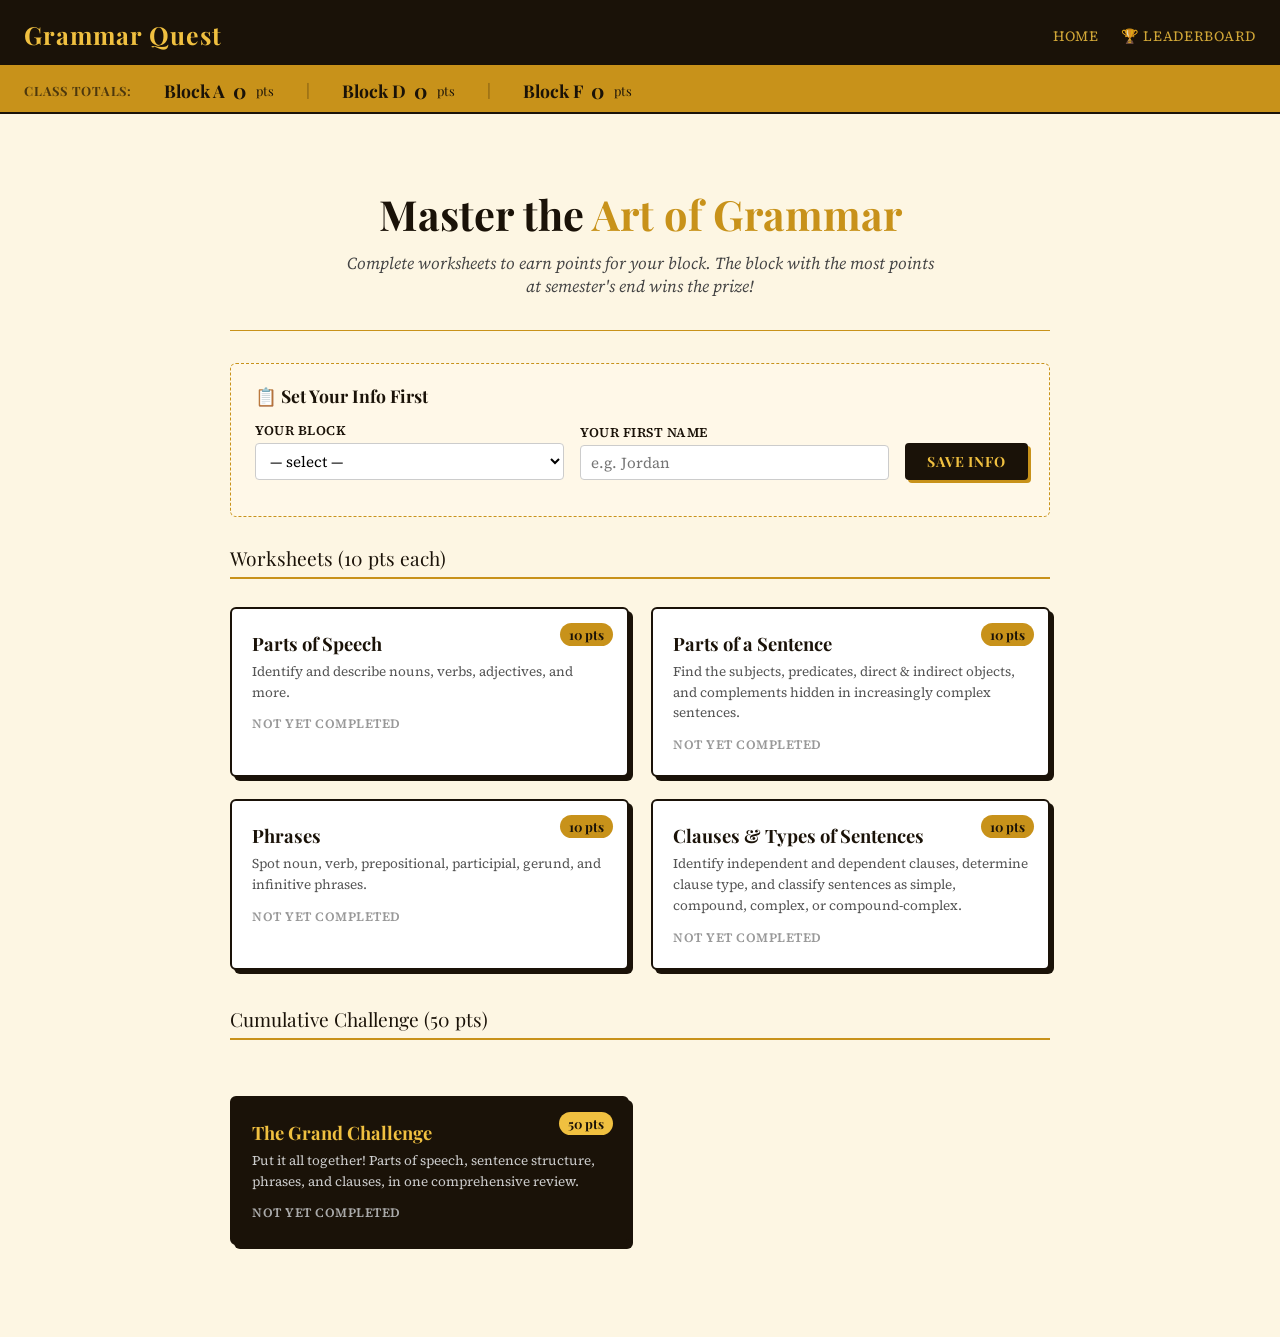
<file: index.html>
<!DOCTYPE html>
<html lang="en">
<head>
<meta charset="UTF-8">
<meta name="viewport" content="width=device-width, initial-scale=1">
<title>Grammar Quest — Worksheets</title>
<link rel="stylesheet" href="css/style.css">
<style>
  .hero {
    text-align: center;
    padding: 44px 20px 32px;
    border-bottom: 1.5px solid var(--gold);
    margin-bottom: 32px;
  }
  .hero h2 {
    font-family: 'Playfair Display', serif;
    font-size: 2.6rem;
    color: var(--ink);
    line-height: 1.15;
  }
  .hero h2 span { color: var(--gold); }
  .hero p {
    font-size: 1.05rem;
    color: #444;
    margin: 14px auto 0;
    max-width: 600px;
    font-style: italic;
  }
  .section-title {
    font-family: 'Playfair Display', serif;
    font-size: 1.2rem;
    color: var(--ink);
    margin-bottom: 6px;
    padding-bottom: 6px;
    border-bottom: 2px solid var(--gold);
  }
  .cumulative-card {
    background: var(--ink);
    color: var(--gold-light);
    margin-top: 28px;
  }
  .cumulative-card h3 { color: var(--gold-light); }
  .cumulative-card p  { color: #ccc; }
  .cumulative-card .card-pts { background: var(--gold-light); color: var(--ink); }
  .id-block {
    background: #fff8e8;
    border: 1.5px dashed var(--gold);
    border-radius: var(--radius);
    padding: 20px 24px;
    margin-bottom: 28px;
  }
  .id-block h4 { font-family: 'Playfair Display', serif; font-size: 1.1rem; margin-bottom: 14px; }
  .id-row { display: flex; gap: 16px; flex-wrap: wrap; align-items: flex-end; }
  .id-row .field { flex:1; min-width: 120px; }
  .id-row label { font-size:.83rem; font-weight:600; letter-spacing:.04em; text-transform:uppercase; display:block; margin-bottom:4px; }
  .id-row select, .id-row input {
    font-family:'Source Serif 4',serif; font-size:.95rem;
    border:1.5px solid #ccc; padding:6px 10px; border-radius:4px; background:#fff; width:100%;
  }
  #id-status { font-size:.83rem; color:var(--correct); padding-bottom:6px; }
</style>
</head>
<body>

<header class="site-header">
  <h1>Grammar Quest</h1>
  <nav>
    <a href="index.html">Home</a>
    <a href="leaderboard.html">🏆 Leaderboard</a>
  </nav>
</header>

<div class="scoreboard-bar" id="scoreboard-bar"></div>

<div class="page">

  <div class="hero">
    <h2>Master the <span>Art of Grammar</span></h2>
    <p>Complete worksheets to earn points for your block. The block with the most points at semester's end wins the prize!</p>
  </div>

  <!-- Student Identity -->
  <div class="id-block">
    <h4>📋 Set Your Info First</h4>
    <div class="id-row">
      <div class="field">
        <label for="gg-block">Your Block</label>
        <select id="gg-block">
          <option value="">— select —</option>
          <option value="A">Block A</option>
          <option value="D">Block D</option>
          <option value="F">Block F</option>
        </select>
      </div>
      <div class="field">
        <label for="gg-name">Your First Name</label>
        <input id="gg-name" type="text" placeholder="e.g. Jordan" maxlength="40">
      </div>
      <div class="field" style="flex:0">
        <label>&nbsp;</label>
        <button onclick="saveId()" class="submit-btn" style="padding:7px 20px;font-size:.88rem;white-space:nowrap">Save Info</button>
      </div>
    </div>
    <div id="id-status" style="margin-top:10px"></div>
  </div>

  <!-- Worksheet Grid -->
  <div class="section-title">Worksheets (10 pts each)</div>
  <div class="worksheet-grid">

    <a class="ws-card" href="worksheets/parts-of-speech.html">
      <span class="card-pts">10 pts</span>
      <h3>Parts of Speech</h3>
      <p>Identify and describe nouns, verbs, adjectives, and more.</p>
      <div class="card-status pending" id="status-pos">Not yet completed</div>
    </a>

    <a class="ws-card" href="worksheets/parts-of-sentence.html">
      <span class="card-pts">10 pts</span>
      <h3>Parts of a Sentence</h3>
      <p>Find the subjects, predicates, direct & indirect objects, and complements hidden in increasingly complex sentences.</p>
      <div class="card-status pending" id="status-pos2">Not yet completed</div>
    </a>

    <a class="ws-card" href="worksheets/phrases.html">
      <span class="card-pts">10 pts</span>
      <h3>Phrases</h3>
      <p>Spot noun, verb, prepositional, participial, gerund, and infinitive phrases.</p>
      <div class="card-status pending" id="status-phr">Not yet completed</div>
    </a>

    <a class="ws-card" href="worksheets/clauses.html">
      <span class="card-pts">10 pts</span>
      <h3>Clauses &amp; Types of Sentences</h3>
      <p>Identify independent and dependent clauses, determine clause type, and classify sentences as simple, compound, complex, or compound-complex.</p>
      <div class="card-status pending" id="status-cls">Not yet completed</div>
    </a>

  </div>

  <!-- Cumulative -->
  <div class="section-title" style="margin-top:36px">Cumulative Challenge (50 pts)</div>
  <div class="worksheet-grid">
    <a class="ws-card cumulative-card" href="worksheets/cumulative.html">
      <span class="card-pts">50 pts</span>
      <h3>The Grand Challenge</h3>
      <p>Put it all together! Parts of speech, sentence structure, phrases, and clauses, in one comprehensive review.</p>
      <div class="card-status pending" id="status-cum" style="color:#aaa">Not yet completed</div>
    </a>
  </div>

  <!-- My scores summary -->
  <div id="my-scores" style="margin-top:36px; display:none">
    <div class="section-title">My Progress</div>
    <div id="scores-detail" style="margin-top:14px;font-size:.93rem;line-height:1.9"></div>
  </div>

</div>

<script src="js/core.js"></script>
<script>
  GG.renderScoreboardBar();

  // Prefill saved identity
  const s = GG.getStudent();
  if (s) {
    document.getElementById('gg-block').value = s.block;
    document.getElementById('gg-name').value  = s.name;
    document.getElementById('id-status').textContent = `✓ Saved as ${s.name} — Block ${s.block}`;
  }

  function saveId() {
    const block = document.getElementById('gg-block').value;
    const name  = document.getElementById('gg-name').value.trim();
    if (!block || !name) { alert('Please select your block and enter your first name.'); return; }
    GG.setStudent(block, name);
    document.getElementById('id-status').textContent = `✓ Saved as ${name} — Block ${block}`;
    GG.submitToLeaderboard({ block, name }, GG.getTotalPoints());
    GG.renderScoreboardBar();
  }

  // Show completion statuses
  const scores = GG.getScores();
  const map = {
    'parts-of-speech':    'status-pos',
    'parts-of-sentence':  'status-pos2',
    'phrases':            'status-phr',
    'clauses':            'status-cls',
    'cumulative':         'status-cum',
  };
  let detail = '';
  Object.entries(map).forEach(([id, elId]) => {
    const sc = scores[id];
    const el = document.getElementById(elId);
    if (sc) {
      el.className = 'card-status done';
      el.textContent = `✓ Completed — ${sc.points}/${sc.total} pts`;
      detail += `<div>📄 ${id.replace(/-/g,' ').replace(/\b\w/g,c=>c.toUpperCase())}: <strong>${sc.points}/${sc.total} pts</strong></div>`;
    }
  });

  const totalPts = GG.getTotalPoints();
  if (totalPts > 0 && s) {
    const myScores = document.getElementById('my-scores');
    myScores.style.display = 'block';
    document.getElementById('scores-detail').innerHTML = detail +
      `<div style="margin-top:8px;font-weight:700;font-size:1.05rem">Total: ${totalPts} points</div>`;
  }
</script>
</body>
</html>
</file>
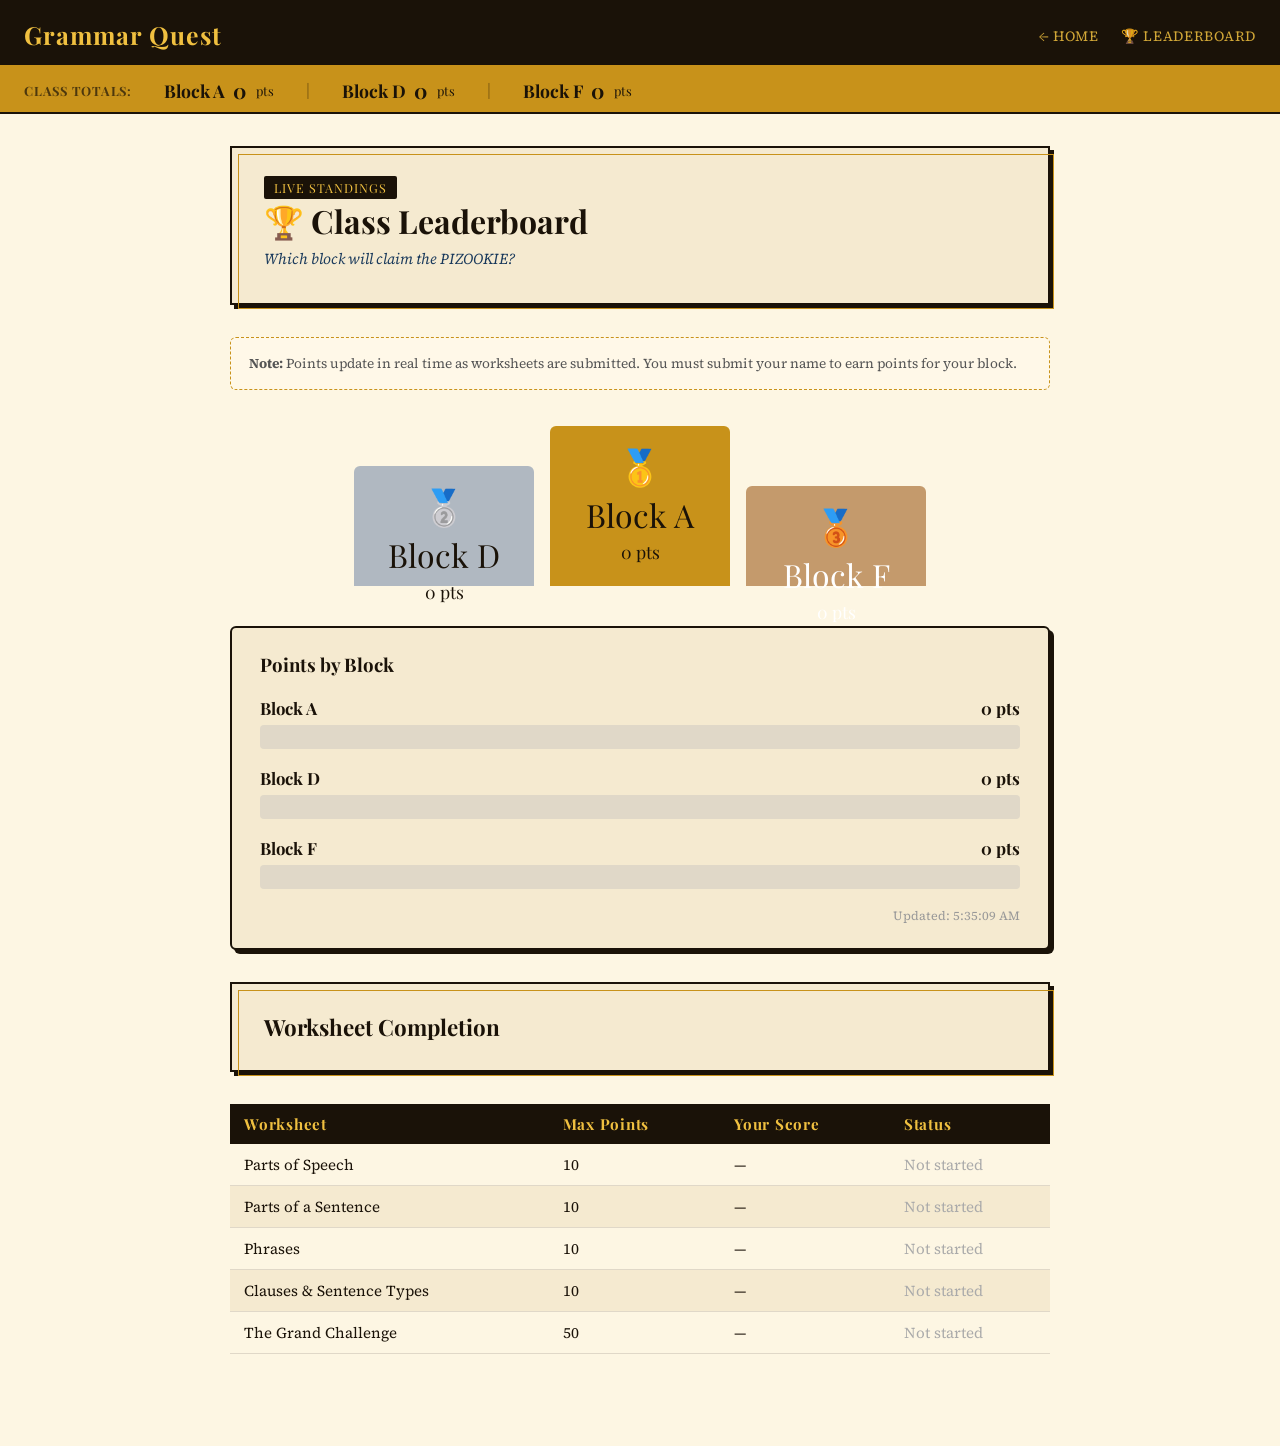
<file: leaderboard.html>
<!DOCTYPE html>
<html lang="en">
<head>
<meta charset="UTF-8">
<meta name="viewport" content="width=device-width, initial-scale=1">
<title>Leaderboard — Grammar Quest</title>
<link rel="stylesheet" href="css/style.css">
<style>
  .podium {
    display: flex;
    justify-content: center;
    align-items: flex-end;
    gap: 16px;
    margin: 36px 0 40px;
    padding: 0 10px;
  }
  .podium-block {
    text-align: center;
    flex: 1;
    max-width: 180px;
    border-radius: 6px 6px 0 0;
    padding: 16px 10px 12px;
    font-family: 'Playfair Display', serif;
    transition: transform 0.2s;
  }
  .podium-block:hover { transform: translateY(-4px); }
  .podium-1 { background: var(--gold); color: var(--ink); height: 160px; order: 2; }
  .podium-2 { background: #b0b8c1; color: var(--ink); height: 120px; order: 1; }
  .podium-3 { background: #c49a6c; color: #fff; height: 100px; order: 3; }
  .podium-label { font-size: 1.8rem; font-weight: 900; }
  .podium-pts { font-size: 1.1rem; margin-top: 4px; }
  .podium-rank { font-size: 2rem; }
  .trophy { font-size: 2.2rem; display: block; margin-bottom: 4px; }

  .block-bar-wrap {
    background: var(--cream);
    border: 2px solid var(--ink);
    border-radius: var(--radius);
    padding: 24px 28px;
    margin-bottom: 32px;
    box-shadow: 4px 4px 0 var(--ink);
  }
  .block-bar-item {
    margin-bottom: 18px;
  }
  .block-bar-label {
    display: flex;
    justify-content: space-between;
    font-family: 'Playfair Display', serif;
    font-weight: 700;
    margin-bottom: 6px;
    font-size: 1.05rem;
  }
  .block-bar-track {
    height: 24px;
    background: #e0d8c8;
    border-radius: 4px;
    overflow: hidden;
  }
  .block-bar-fill {
    height: 100%;
    border-radius: 4px;
    transition: width 1s ease;
  }
  .bar-A { background: linear-gradient(90deg, #1a3a5c, #3a6fa8); }
  .bar-D { background: linear-gradient(90deg, #1a5c2e, #3aaa6e); }
  .bar-F { background: linear-gradient(90deg, #8b2020, #d04040); }

  .note-box {
    background: #fff8e8;
    border: 1.5px dashed var(--gold);
    border-radius: var(--radius);
    padding: 14px 18px;
    font-size: 0.85rem;
    color: #555;
    line-height: 1.7;
    margin-bottom: 24px;
  }
  .last-updated {
    font-size: 0.78rem;
    color: #999;
    text-align: right;
    margin-top: 8px;
  }
</style>
</head>
<body>

<header class="site-header">
  <h1>Grammar Quest</h1>
  <nav>
    <a href="index.html">← Home</a>
    <a href="leaderboard.html">🏆 Leaderboard</a>
  </nav>
</header>
<div class="scoreboard-bar" id="scoreboard-bar"></div>

<div class="page">

  <div class="worksheet-header">
    <span class="badge">Live Standings</span>
    <h2>🏆 Class Leaderboard</h2>
    <p class="subtitle">Which block will claim the PIZOOKIE?</p>
  </div>

  <div class="note-box">
    <strong>Note:</strong> Points update in real time as worksheets are submitted. You must submit your name to earn points for your block.
  </div>

  <!-- Podium -->
  <div id="podium" class="podium"></div>

  <!-- Bar chart -->
  <div class="block-bar-wrap">
    <h3 style="font-family:'Playfair Display',serif;margin-bottom:20px">Points by Block</h3>
    <div id="bars"></div>
    <div class="last-updated" id="last-updated"></div>
  </div>

  <!-- Worksheet completion breakdown -->
  <div class="worksheet-header" style="margin-top:0">
    <h2 style="font-size:1.4rem">Worksheet Completion</h2>
  </div>
  <table class="leaderboard-table" id="completion-table">
    <thead>
      <tr>
        <th>Worksheet</th>
        <th>Max Points</th>
        <th>Your Score</th>
        <th>Status</th>
      </tr>
    </thead>
    <tbody id="completion-body"></tbody>
  </table>

</div>

<script src="js/core.js"></script>
<script>
  GG.renderScoreboardBar();

  const WORKSHEETS = [
    { id: 'parts-of-speech',   label: 'Parts of Speech',             max: 10 },
    { id: 'parts-of-sentence', label: 'Parts of a Sentence',         max: 10 },
    { id: 'phrases',           label: 'Phrases',                     max: 10 },
    { id: 'clauses',           label: 'Clauses & Sentence Types',    max: 10 },
    { id: 'cumulative',        label: 'The Grand Challenge',         max: 50 },
  ];

  function renderPodium(totals) {
    const sorted = Object.entries(totals)
      .sort((a,b) => b[1]-a[1])
      .map(([block, pts], i) => ({ block, pts, rank: i+1 }));

    const colors   = ['podium-1','podium-2','podium-3'];
    const trophies = ['🥇','🥈','🥉'];
    const podium   = document.getElementById('podium');

    podium.innerHTML = sorted.map((s,i) => `
      <div class="podium-block ${colors[i]}">
        <span class="trophy">${trophies[i]}</span>
        <div class="podium-rank">Block ${s.block}</div>
        <div class="podium-pts">${s.pts} pts</div>
      </div>
    `).join('');
  }

  function renderBars(totals) {
    const max = Math.max(...Object.values(totals), 1);
    const barsDiv = document.getElementById('bars');
    barsDiv.innerHTML = ['A','D','F'].map(b => `
      <div class="block-bar-item">
        <div class="block-bar-label">
          <span>Block ${b}</span>
          <span>${totals[b]} pts</span>
        </div>
        <div class="block-bar-track">
          <div class="block-bar-fill bar-${b}" style="width:${(totals[b]/max*100).toFixed(1)}%"></div>
        </div>
      </div>
    `).join('');
    document.getElementById('last-updated').textContent = 'Updated: ' + new Date().toLocaleTimeString();
  }

  function renderCompletion() {
    const scores = GG.getScores();
    const tbody  = document.getElementById('completion-body');
    tbody.innerHTML = WORKSHEETS.map(ws => {
      const sc = scores[ws.id];
      return `<tr>
        <td>${ws.label}</td>
        <td>${ws.max}</td>
        <td>${sc ? sc.points : '—'}</td>
        <td>${sc ? '<span style="color:var(--correct);font-weight:600">✓ Done</span>' : '<span style="color:#aaa">Not started</span>'}</td>
      </tr>`;
    }).join('');
  }

  // ── Load live totals from Google Sheet ──
  function loadAndRender() {
    GG.fetchLiveTotals().then(totals => {
      renderPodium(totals);
      renderBars(totals);
    });
    renderCompletion();
  }

  // Run on page load
  loadAndRender();

  // Auto-refresh every 30 seconds
  setInterval(loadAndRender, 30000);
</script>
</body>
</html>
</file>
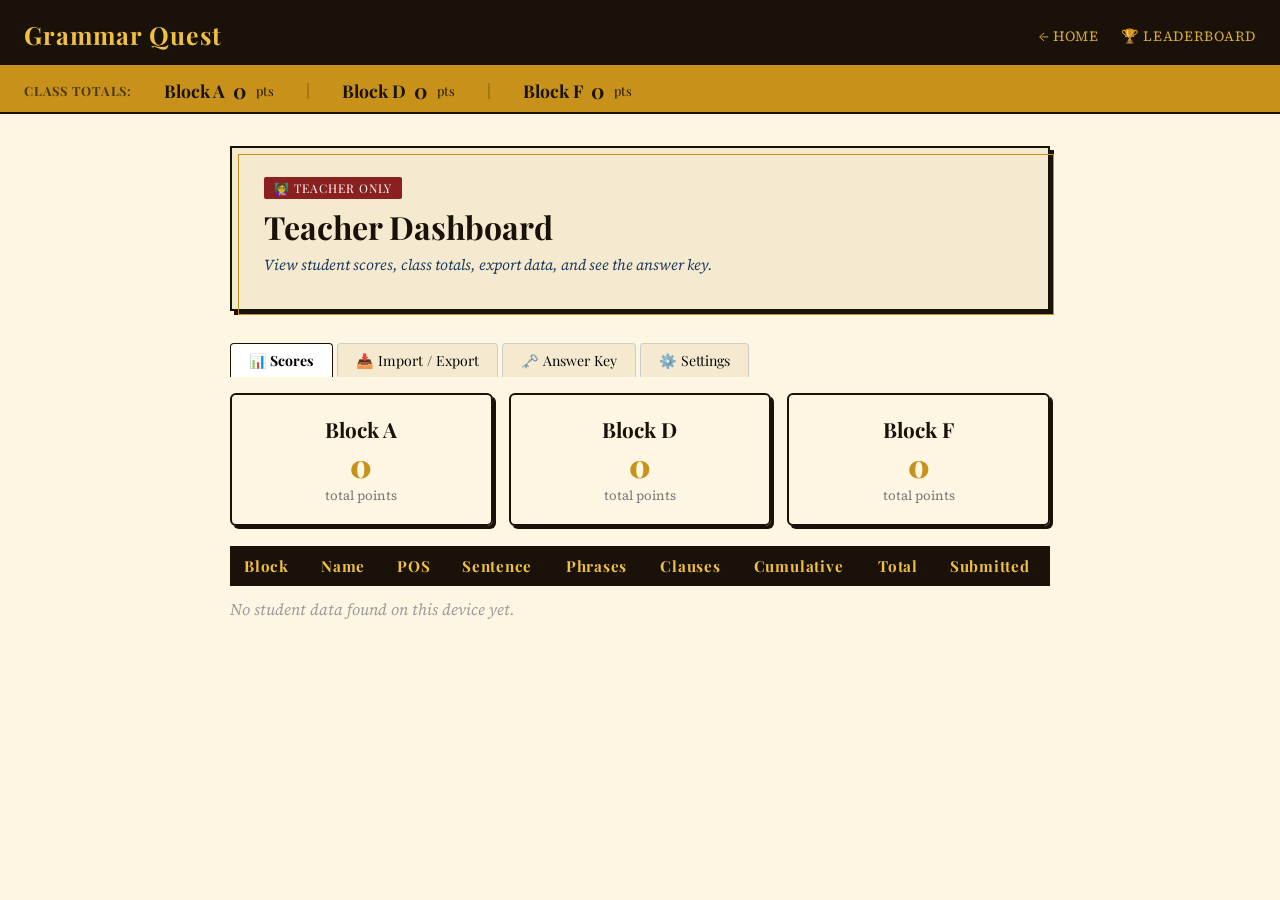
<file: teacher.html>
<!DOCTYPE html>
<html lang="en">
<head>
<meta charset="UTF-8">
<meta name="viewport" content="width=device-width, initial-scale=1">
<title>Teacher Dashboard — Grammar Quest</title>
<link rel="stylesheet" href="css/style.css">
<style>
  .teacher-badge {
    display: inline-block;
    background: var(--red);
    color: #fff;
    font-family: 'Playfair Display', serif;
    font-size: 0.75rem;
    padding: 3px 10px;
    border-radius: 2px;
    letter-spacing: 0.08em;
    text-transform: uppercase;
    margin-bottom: 6px;
  }
  .tool-card {
    background: #fff;
    border: 1.5px solid #ddd;
    border-radius: var(--radius);
    padding: 20px 22px;
    margin-bottom: 20px;
  }
  .tool-card h3 { font-family:'Playfair Display',serif; font-size:1.1rem; margin-bottom:10px; }
  .tool-card p  { font-size:0.88rem; color:#555; margin-bottom:12px; line-height:1.6; }
  .tool-btn {
    font-family: 'Playfair Display', serif;
    font-size: 0.9rem;
    background: var(--ink);
    color: var(--gold-light);
    border: none;
    padding: 9px 22px;
    cursor: pointer;
    border-radius: 4px;
    margin-right: 8px;
    margin-bottom: 6px;
    transition: background 0.2s;
  }
  .tool-btn:hover { background: var(--blue); }
  .tool-btn.danger { background: var(--red); }
  .tool-btn.danger:hover { background: #6a1010; }
  .tool-btn.success { background: var(--correct); }

  #import-area {
    width:100%; height:120px; font-family:monospace; font-size:0.82rem;
    border:1.5px solid #ccc; border-radius:4px; padding:8px; resize:vertical;
    margin-bottom:8px;
  }
  .class-totals-grid {
    display:grid; grid-template-columns:repeat(3,1fr); gap:16px; margin:16px 0;
  }
  .ct-card {
    text-align:center; padding:20px 10px;
    border:2px solid var(--ink); border-radius:var(--radius);
    box-shadow:3px 3px 0 var(--ink);
  }
  .ct-card .ct-block { font-family:'Playfair Display',serif; font-size:1.3rem; font-weight:700; }
  .ct-card .ct-pts { font-size:2rem; font-weight:900; font-family:'Playfair Display',serif; color:var(--gold); }
  .tab-bar { display:flex; gap:4px; margin-bottom:16px; }
  .tab-btn {
    font-family:'Playfair Display',serif; font-size:0.88rem;
    padding:7px 18px; cursor:pointer; border:1.5px solid #ccc;
    background:var(--cream); border-radius:4px 4px 0 0; border-bottom:none;
  }
  .tab-btn.active { background:#fff; border-color:var(--ink); font-weight:700; }
  .tab-panel { display:none; }
  .tab-panel.active { display:block; }
  .answer-key-table { width:100%; border-collapse:collapse; font-size:0.84rem; }
  .answer-key-table th { background:var(--ink); color:var(--gold-light); padding:8px 10px; text-align:left; }
  .answer-key-table td { padding:7px 10px; border-bottom:1px solid #eee; vertical-align:top; }
  .answer-key-table tr:nth-child(even) td { background:var(--cream); }
  .ws-section-head td { background:var(--blue)!important; color:#fff; font-weight:700; letter-spacing:.05em; }
</style>
</head>
<body>

<header class="site-header">
  <h1>Grammar Quest</h1>
  <nav>
    <a href="index.html">← Home</a>
    <a href="leaderboard.html">🏆 Leaderboard</a>
  </nav>
</header>
<div class="scoreboard-bar" id="scoreboard-bar"></div>

<div class="page">

  <div class="worksheet-header">
    <span class="teacher-badge">👩‍🏫 Teacher Only</span>
    <h2>Teacher Dashboard</h2>
    <p class="subtitle">View student scores, class totals, export data, and see the answer key.</p>
  </div>

  <!-- Tab navigation -->
  <div class="tab-bar">
    <button class="tab-btn active" onclick="showTab('scores')">📊 Scores</button>
    <button class="tab-btn" onclick="showTab('import')">📥 Import / Export</button>
    <button class="tab-btn" onclick="showTab('answer-key')">🗝️ Answer Key</button>
    <button class="tab-btn" onclick="showTab('reset')">⚙️ Settings</button>
  </div>

  <!-- SCORES TAB -->
  <div class="tab-panel active" id="tab-scores">
    <div class="class-totals-grid" id="class-totals-grid"></div>
    <table class="leaderboard-table" id="scores-table">
      <thead>
        <tr>
          <th>Block</th>
          <th>Name</th>
          <th>POS</th>
          <th>Sentence</th>
          <th>Phrases</th>
          <th>Clauses</th>
          <th>Cumulative</th>
          <th>Total</th>
          <th>Submitted</th>
        </tr>
      </thead>
      <tbody id="scores-body"></tbody>
    </table>
    <p id="no-scores-msg" style="color:#999;font-style:italic;display:none;margin-top:12px">No student data found on this device yet.</p>
  </div>

  <!-- IMPORT / EXPORT TAB -->
  <div class="tab-panel" id="tab-import">
    <div class="tool-card">
      <h3>Export This Device's Data</h3>
      <p>Click below to download all student records stored on this browser as a JSON file. Share this file with students completing work on other devices, then import their files to consolidate.</p>
      <button class="tool-btn" onclick="exportJSON()">⬇ Download JSON</button>
      <button class="tool-btn" onclick="copyJSON()">📋 Copy to Clipboard</button>
    </div>
    <div class="tool-card">
      <h3>Export as CSV (for Spreadsheet)</h3>
      <p>Download a CSV you can open directly in Excel or Google Sheets to track points by class.</p>
      <button class="tool-btn success" onclick="exportCSV()">⬇ Download CSV</button>
    </div>
    <div class="tool-card">
      <h3>Import Data from Another Device</h3>
      <p>Paste exported JSON from another device below and click Import to merge student records into this device. Existing records for the same student are updated only if the imported score is higher.</p>
      <textarea id="import-area" placeholder="Paste JSON here..."></textarea>
      <br>
      <button class="tool-btn" onclick="importJSON()">⬆ Import JSON</button>
      <div id="import-status" style="margin-top:8px;font-size:.85rem"></div>
    </div>
  </div>

  <!-- ANSWER KEY TAB -->
  <div class="tab-panel" id="tab-answer-key">
    <p style="margin-bottom:16px;font-size:.9rem;color:#555">Quick-reference answer key for all five worksheets. Detailed explanations appear as feedback during the student worksheets.</p>
    <table class="answer-key-table">
      <thead><tr><th>#</th><th>Worksheet</th><th>Answer</th><th>Key Concept</th></tr></thead>
      <tbody>
        <tr class="ws-section-head"><td colspan="4">PARTS OF SPEECH (0.5 pt each)</td></tr>
        <tr><td>1</td><td>POS</td><td>A — Common, concrete noun</td><td>dog = common + concrete</td></tr>
        <tr><td>2</td><td>POS</td><td>B — Adverb modifying verb</td><td>"quickly" → how she finished</td></tr>
        <tr><td>3</td><td>POS</td><td>C — Proper, concrete noun</td><td>Chicago = specific city</td></tr>
        <tr><td>4</td><td>POS</td><td>B — Intransitive action verb</td><td>no direct object</td></tr>
        <tr><td>5</td><td>POS</td><td>C — Attributive adjective</td><td>pre-noun position</td></tr>
        <tr><td>6</td><td>POS</td><td>B — Collective noun</td><td>flock = group of geese</td></tr>
        <tr><td>7</td><td>POS</td><td>B — Transitive action verb</td><td>"samples" = direct object</td></tr>
        <tr><td>8</td><td>POS</td><td>C — Common, abstract noun</td><td>freedom = concept, not physical</td></tr>
        <tr><td>9</td><td>POS</td><td>C — Adverb modifying verb</td><td>"confidently" → how he spoke</td></tr>
        <tr><td>10</td><td>POS</td><td>B — Intransitive action verb</td><td>infinitive phrase ≠ direct object</td></tr>
        <tr><td>11</td><td>POS</td><td>B — Possessive pronoun as adjective</td><td>"her" modifies "dedication"</td></tr>
        <tr><td>12</td><td>POS</td><td>C — Linking verb</td><td>smells → links soup to wonderful</td></tr>
        <tr><td>13</td><td>POS</td><td>C — Possessive noun</td><td>apostrophe-s = possession</td></tr>
        <tr><td>14</td><td>POS</td><td>C — Transitive action verb</td><td>"medication" = direct object</td></tr>
        <tr><td>15</td><td>POS</td><td>B — Adverb modifying adjective</td><td>"remarkably" → how patient</td></tr>
        <tr><td>16</td><td>POS</td><td>D — Common, abstract noun</td><td>integrity = concept</td></tr>
        <tr><td>17</td><td>POS</td><td>C — Auxiliary phrase (pres. perf. prog.)</td><td>has been + studying</td></tr>
        <tr><td>18</td><td>POS</td><td>C — Collective noun</td><td>jury = group as unit</td></tr>
        <tr><td>19</td><td>POS</td><td>C — Adverb modifying adjective</td><td>"profoundly" → how unsettling</td></tr>
        <tr><td>20</td><td>POS</td><td>C — Indefinite relative pronoun / noun clause</td><td>whichever = no specific antecedent</td></tr>

        <tr class="ws-section-head"><td colspan="4">PARTS OF A SENTENCE (0.5 pt each)</td></tr>
        <tr><td>1</td><td>Sentence</td><td>B — Complete subject</td><td>"The old cat" = head + modifiers</td></tr>
        <tr><td>2</td><td>Sentence</td><td>C — Simple predicate</td><td>"studied" = main verb only</td></tr>
        <tr><td>3</td><td>Sentence</td><td>C — Indirect object</td><td>"to whom" = her brother</td></tr>
        <tr><td>4</td><td>Sentence</td><td>D — Part of complete predicate</td><td>prep phrase as adverbial</td></tr>
        <tr><td>5</td><td>Sentence</td><td>B — Predicate adjective</td><td>"dark" follows linking verb</td></tr>
        <tr><td>6</td><td>Sentence</td><td>D — Direct object</td><td>"bone" receives buried</td></tr>
        <tr><td>7</td><td>Sentence</td><td>B — Complete predicate</td><td>verbs + all modifiers/objects</td></tr>
        <tr><td>8</td><td>Sentence</td><td>B — Direct object</td><td>contestant acted upon</td></tr>
        <tr><td>9</td><td>Sentence</td><td>C — Object complement</td><td>renames the direct object</td></tr>
        <tr><td>10</td><td>Sentence</td><td>D — Indirect object</td><td>to whom story was read</td></tr>
        <tr><td>11</td><td>Sentence</td><td>B — Complete subject (compound)</td><td>two nouns as subject</td></tr>
        <tr><td>12</td><td>Sentence</td><td>C — Predicate adjective</td><td>follows linking verb "remained"</td></tr>
        <tr><td>13</td><td>Sentence</td><td>B — Direct object</td><td>Ms. Rivera acted upon by "elected"</td></tr>
        <tr><td>14</td><td>Sentence</td><td>C — Object complement (adj.)</td><td>describes direct object "conclusion"</td></tr>
        <tr><td>15</td><td>Sentence</td><td>B — Predicate nominative</td><td>follows "was," renames noun-clause subject</td></tr>
        <tr><td>16</td><td>Sentence</td><td>D — Direct object</td><td>"her" acted upon by "considered"</td></tr>
        <tr><td>17</td><td>Sentence</td><td>C — Noun clause as subject</td><td>"Whoever arrives first" = who arrives</td></tr>
        <tr><td>18</td><td>Sentence</td><td>C — Object complement (compound adj.)</td><td>modifies direct object "design"</td></tr>
        <tr><td>19</td><td>Sentence</td><td>C — Predicate nominative</td><td>"she" (subject case) after "was"</td></tr>
        <tr><td>20</td><td>Sentence</td><td>C — Direct object</td><td>"revision process" acted upon by "made"</td></tr>

        <tr class="ws-section-head"><td colspan="4">PHRASES (0.5 pt each)</td></tr>
        <tr><td>1</td><td>Phrases</td><td>B — Prepositional phrase (adverbial)</td><td>on the warm rug = where</td></tr>
        <tr><td>2</td><td>Phrases</td><td>C — Gerund phrase (subject)</td><td>running = noun function</td></tr>
        <tr><td>3</td><td>Phrases</td><td>B — Infinitive phrase (direct object)</td><td>to become = object of wanted</td></tr>
        <tr><td>4</td><td>Phrases</td><td>C — Participial phrase</td><td>barking modifies "dog"</td></tr>
        <tr><td>5</td><td>Phrases</td><td>C — Noun phrase (complete subject)</td><td>lighthouse + all modifiers</td></tr>
        <tr><td>6</td><td>Phrases</td><td>C — Verb phrase</td><td>past perfect progressive</td></tr>
        <tr><td>7</td><td>Phrases</td><td>B — Participial phrase (past)</td><td>"exhausted" modifies "travelers"</td></tr>
        <tr><td>8</td><td>Phrases</td><td>A — Infinitive phrase (pred. nominative)</td><td>follows "was," renames ambition</td></tr>
        <tr><td>9</td><td>Phrases</td><td>B — Gerund phrase (object)</td><td>volunteering = object of "spent"</td></tr>
        <tr><td>10</td><td>Phrases</td><td>C — Noun phrase with participial</td><td>letter + written in haste</td></tr>
        <tr><td>11</td><td>Phrases</td><td>A — Infinitive phrase (adjective)</td><td>modifies "opportunities"</td></tr>
        <tr><td>12</td><td>Phrases</td><td>B — Infinitive phrase (adverb, purpose)</td><td>why they stopped</td></tr>
        <tr><td>13</td><td>Phrases</td><td>C — Absolute phrase</td><td>own subject "hands" ≠ main subject</td></tr>
        <tr><td>14</td><td>Phrases</td><td>B — Gerund phrase (subject)</td><td>swimming = subject of "requires"</td></tr>
        <tr><td>15</td><td>Phrases</td><td>C — Perfect participial phrase</td><td>having + past participle</td></tr>
        <tr><td>16</td><td>Phrases</td><td>C — Infinitive phrase (adjective)</td><td>modifies "solution"</td></tr>
        <tr><td>17</td><td>Phrases</td><td>B — Compound absolute phrase</td><td>two absolutes joined by "and"</td></tr>
        <tr><td>18</td><td>Phrases</td><td>D — Gerund phrase (pred. nominative)</td><td>follows "was"</td></tr>
        <tr><td>19</td><td>Phrases</td><td>B — Compound participial phrase</td><td>modifies "senator"</td></tr>
        <tr><td>20</td><td>Phrases</td><td>C — Perfect infinitive phrase (subject)</td><td>to have spoken = completed action</td></tr>

        <tr class="ws-section-head"><td colspan="4">CLAUSES & SENTENCE TYPES (0.5 pt each)</td></tr>
        <tr><td>1</td><td>Clauses</td><td>B — Compound</td><td>2 ICs joined by "and"</td></tr>
        <tr><td>2</td><td>Clauses</td><td>C — Complex</td><td>1 DC + 1 IC</td></tr>
        <tr><td>3</td><td>Clauses</td><td>A — Simple</td><td>1 IC, no subordinate clauses</td></tr>
        <tr><td>4</td><td>Clauses</td><td>C — Adverb clause</td><td>"because" = subordinating conj., tells why</td></tr>
        <tr><td>5</td><td>Clauses</td><td>D — Adjective clause</td><td>"that" = relative pronoun, modifies "book"</td></tr>
        <tr><td>6</td><td>Clauses</td><td>C — Noun clause (direct object)</td><td>object of "believe"</td></tr>
        <tr><td>7</td><td>Clauses</td><td>D — Compound-complex</td><td>2 ICs + noun clause DC</td></tr>
        <tr><td>8</td><td>Clauses</td><td>C — Noun clause (subject)</td><td>subject of "will receive"</td></tr>
        <tr><td>9</td><td>Clauses</td><td>C — Complex</td><td>1 IC + adjective DC embedded</td></tr>
        <tr><td>10</td><td>Clauses</td><td>C — Noun clause (direct object)</td><td>object of "announced"</td></tr>
        <tr><td>11</td><td>Clauses</td><td>C — Restrictive adjective clause</td><td>limits which mural</td></tr>
        <tr><td>12</td><td>Clauses</td><td>D — Compound-complex</td><td>2 ICs + 1 DC</td></tr>
        <tr><td>13</td><td>Clauses</td><td>D — Adverb clause of condition</td><td>"provided that" = conditional subord.</td></tr>
        <tr><td>14</td><td>Clauses</td><td>C — Complex</td><td>noun DC in apposition to "discovery"</td></tr>
        <tr><td>15</td><td>Clauses</td><td>B — Noun clause (subject)</td><td>subject of "contradicted"</td></tr>
        <tr><td>16</td><td>Clauses</td><td>C — Adjective clause ("whose")</td><td>possessive relative pronoun</td></tr>
        <tr><td>17</td><td>Clauses</td><td>C — Adjective clause modifying "reason"</td><td>relative adverb "why"</td></tr>
        <tr><td>18</td><td>Clauses</td><td>C — Compound-complex; adverb of purpose</td><td>2 ICs + 2 DCs</td></tr>
        <tr><td>19</td><td>Clauses</td><td>B — Adverb clause of condition</td><td>indefinite relative = any decision</td></tr>
        <tr><td>20</td><td>Clauses</td><td>B — Noun clause (DO); compound-complex</td><td>2 ICs + 2 DCs</td></tr>

        <tr class="ws-section-head"><td colspan="4">CUMULATIVE (1.5 pts each)</td></tr>
        <tr><td>1</td><td>Cumulative</td><td>B — Collective noun</td><td>committee = group as unit</td></tr>
        <tr><td>2</td><td>Cumulative</td><td>C — Intransitive action verb</td><td>no direct object</td></tr>
        <tr><td>3</td><td>Cumulative</td><td>B — Attributive adjective</td><td>pre-noun position</td></tr>
        <tr><td>4</td><td>Cumulative</td><td>C — Adverb modifying verb</td><td>"meticulously" → how she reviewed</td></tr>
        <tr><td>5</td><td>Cumulative</td><td>D — Common, abstract noun</td><td>justice = concept</td></tr>
        <tr><td>6</td><td>Cumulative</td><td>B — Indirect object</td><td>grant given to the center</td></tr>
        <tr><td>7</td><td>Cumulative</td><td>C — Direct object</td><td>"design" acted upon by "declared"</td></tr>
        <tr><td>8</td><td>Cumulative</td><td>D — Complete subject</td><td>verdict + all modifiers</td></tr>
        <tr><td>9</td><td>Cumulative</td><td>B — Noun clause as subject</td><td>subject of "was"</td></tr>
        <tr><td>10</td><td>Cumulative</td><td>D — Object complement (adj. phrase)</td><td>describes direct object "issue"</td></tr>
        <tr><td>11</td><td>Cumulative</td><td>C — Gerund phrase (subject)</td><td>studying = subject of "transformed"</td></tr>
        <tr><td>12</td><td>Cumulative</td><td>D — Participial phrase</td><td>"baffled" modifies "researchers"</td></tr>
        <tr><td>13</td><td>Cumulative</td><td>B — Absolute phrase</td><td>own subject "composure"</td></tr>
        <tr><td>14</td><td>Cumulative</td><td>C — Infinitive phrase (appositive)</td><td>renames "option"</td></tr>
        <tr><td>15</td><td>Cumulative</td><td>B — Passive perfect participial phrase</td><td>having been denied</td></tr>
        <tr><td>16</td><td>Cumulative</td><td>C — Adverb clause of place</td><td>"wherever" = place subordinator</td></tr>
        <tr><td>17</td><td>Cumulative</td><td>D — Noun clause (appositive)</td><td>explains what the fact is</td></tr>
        <tr><td>18</td><td>Cumulative</td><td>C — Compound-complex</td><td>2 ICs + 2 DCs</td></tr>
        <tr><td>19</td><td>Cumulative</td><td>D — Adverb clause of concession</td><td>"no matter how" = concessive</td></tr>
        <tr><td>20</td><td>Cumulative</td><td>B — Noun clause (DO); compound-complex</td><td>direct object of "concluded"; 2 ICs + DC</td></tr>
      </tbody>
    </table>
  </div>

  <!-- SETTINGS / RESET TAB -->
  <div class="tab-panel" id="tab-reset">
    <div class="tool-card">
      <h3>Reset All Student Data</h3>
      <p>⚠️ This will permanently delete all student records, scores, and leaderboard entries stored on <em>this device</em>. Export your data first! This cannot be undone.</p>
      <button class="tool-btn danger" onclick="resetAll()">🗑️ Reset All Data on This Device</button>
    </div>
    <div class="tool-card">
      <h3>About the Scoring System</h3>
      <p>Scores are stored in the browser's <strong>localStorage</strong>. Each student's device keeps its own records. Use the <strong>Export / Import</strong> tab to consolidate scores from multiple devices onto one teacher computer.</p>
      <p style="margin-top:8px">Only student names visible to the teacher. The public leaderboard shows only block totals — no individual names.</p>
    </div>
  </div>

</div><!-- /page -->

<script src="js/core.js"></script>
<script>

  // ── Tab system ────────────────────────────────
  function showTab(id) {
    document.querySelectorAll('.tab-btn').forEach((b,i) => {
      b.classList.toggle('active', b.getAttribute('onclick').includes(id));
    });
    document.querySelectorAll('.tab-panel').forEach(p => {
      p.classList.toggle('active', p.id === 'tab-' + id);
    });
  }

  // ── Scores table ──────────────────────────────
  const WS_IDS = ['parts-of-speech','parts-of-sentence','phrases','clauses','cumulative'];
  const WS_MAX = [10,10,10,10,30];

  function renderScoresTable() {
    const board = GG.getLeaderboard();
    const rows  = Object.values(board);
    const tbody = document.getElementById('scores-body');
    const noMsg = document.getElementById('no-scores-msg');

    if (!rows.length) {
      tbody.innerHTML = '';
      noMsg.style.display = 'block';
      return;
    }
    noMsg.style.display = 'none';

    // Sort by block then name
    rows.sort((a,b) => a.block.localeCompare(b.block) || a.name.localeCompare(b.name));

    tbody.innerHTML = rows.map(r => {
      // Try to get per-worksheet scores (stored per student via studentKey)
      const total = r.points;
      return `<tr>
        <td><strong>Block ${r.block}</strong></td>
        <td>${r.name}</td>
        <td colspan="5" style="color:#aaa;font-style:italic;font-size:.82rem">Per-worksheet detail stored on student's device</td>
        <td><strong>${total}</strong></td>
        <td style="font-size:.78rem">${r.ts ? new Date(r.ts).toLocaleDateString() : '—'}</td>
      </tr>`;
    }).join('');
  }

  function renderClassTotals() {
    const totals = GG.getBlockTotals();
    const grid = document.getElementById('class-totals-grid');
    grid.innerHTML = ['A','D','F'].map(b => `
      <div class="ct-card">
        <div class="ct-block">Block ${b}</div>
        <div class="ct-pts">${totals[b]}</div>
        <div style="font-size:.82rem;color:#777">total points</div>
      </div>
    `).join('');
  }

  // ── Export ────────────────────────────────────
  function exportJSON() {
    const data = GG.exportData();
    const blob = new Blob([JSON.stringify(data, null, 2)], {type:'application/json'});
    const a = document.createElement('a');
    a.href = URL.createObjectURL(blob);
    a.download = `grammar-quest-${new Date().toISOString().slice(0,10)}.json`;
    a.click();
  }
  function copyJSON() {
    navigator.clipboard.writeText(JSON.stringify(GG.exportData(), null, 2))
      .then(() => alert('Copied to clipboard!'));
  }
  function exportCSV() {
    const board  = GG.getLeaderboard();
    const totals = GG.getBlockTotals();
    let csv = 'Block,Name,Total Points,Submitted\n';
    Object.values(board).forEach(r => {
      csv += `"${r.block}","${r.name}",${r.points},"${r.ts ? new Date(r.ts).toLocaleDateString() : ''}"\n`;
    });
    csv += '\nBlock Totals\n';
    ['A','D','F'].forEach(b => { csv += `Block ${b},${totals[b]}\n`; });
    const blob = new Blob([csv], {type:'text/csv'});
    const a = document.createElement('a');
    a.href = URL.createObjectURL(blob);
    a.download = `grammar-quest-${new Date().toISOString().slice(0,10)}.csv`;
    a.click();
  }

  // ── Import ────────────────────────────────────
  function importJSON() {
    const raw = document.getElementById('import-area').value.trim();
    const status = document.getElementById('import-status');
    try {
      const data = JSON.parse(raw);
      if (!data.leaderboard) throw new Error('Invalid format');
      const existing = GG.load('leaderboard', {});
      let merged = 0;
      Object.entries(data.leaderboard).forEach(([k,v]) => {
        if (!existing[k] || v.points > existing[k].points) {
          existing[k] = v;
          merged++;
        }
      });
      GG.save('leaderboard', existing);
      status.innerHTML = `<span style="color:var(--correct)">✓ Imported ${merged} record(s) successfully.</span>`;
      renderScoresTable();
      renderClassTotals();
      GG.renderScoreboardBar();
    } catch(e) {
      status.innerHTML = `<span style="color:var(--wrong)">✗ Import failed: ${e.message}</span>`;
    }
  }

  // ── Reset ─────────────────────────────────────
  function resetAll() {
    if (!confirm('Are you sure? This will delete ALL student data on this device. Export first!')) return;
    ['gg_leaderboard','gg_scores','gg_student'].forEach(k => localStorage.removeItem(k));
    alert('All data cleared.');
    location.reload();
  }

  // ── Init ──────────────────────────────────────
  GG.renderScoreboardBar();
  renderScoresTable();
  renderClassTotals();
</script>
</body>
</html>
</file>
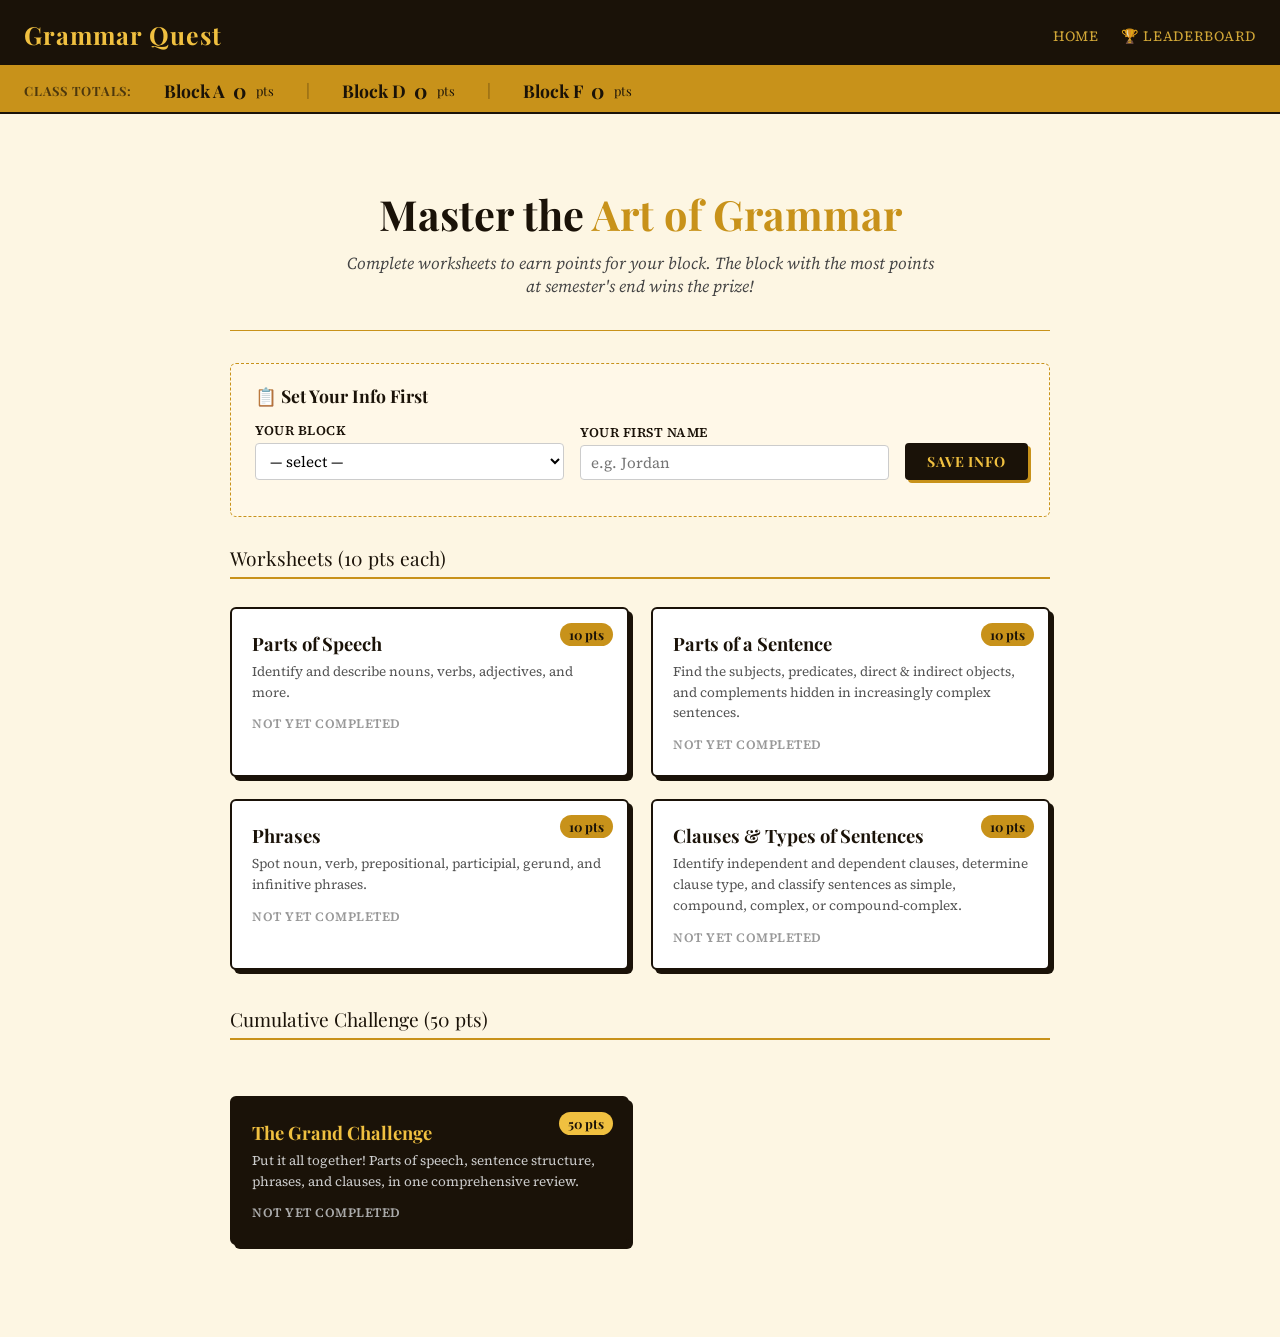
<file: teacherxkcd.html>
<!DOCTYPE html>
<html lang="en">
<head>
<meta charset="UTF-8">
<meta name="viewport" content="width=device-width, initial-scale=1">
<title>Teacher Dashboard — Grammar Quest</title>
<link rel="stylesheet" href="css/style.css">
<style>
  .teacher-badge {
    display: inline-block;
    background: var(--red);
    color: #fff;
    font-family: 'Playfair Display', serif;
    font-size: 0.75rem;
    padding: 3px 10px;
    border-radius: 2px;
    letter-spacing: 0.08em;
    text-transform: uppercase;
    margin-bottom: 6px;
  }
  .tool-card {
    background: #fff;
    border: 1.5px solid #ddd;
    border-radius: var(--radius);
    padding: 20px 22px;
    margin-bottom: 20px;
  }
  .tool-card h3 { font-family:'Playfair Display',serif; font-size:1.1rem; margin-bottom:10px; }
  .tool-card p  { font-size:0.88rem; color:#555; margin-bottom:12px; line-height:1.6; }
  .tool-btn {
    font-family: 'Playfair Display', serif;
    font-size: 0.9rem;
    background: var(--ink);
    color: var(--gold-light);
    border: none;
    padding: 9px 22px;
    cursor: pointer;
    border-radius: 4px;
    margin-right: 8px;
    margin-bottom: 6px;
    transition: background 0.2s;
  }
  .tool-btn:hover { background: var(--blue); }
  .tool-btn.danger { background: var(--red); }
  .tool-btn.danger:hover { background: #6a1010; }
  .tool-btn.success { background: var(--correct); }
  .class-totals-grid {
    display:grid; grid-template-columns:repeat(3,1fr); gap:16px; margin:16px 0;
  }
  .ct-card {
    text-align:center; padding:20px 10px;
    border:2px solid var(--ink); border-radius:var(--radius);
    box-shadow:3px 3px 0 var(--ink);
  }
  .ct-card .ct-block { font-family:'Playfair Display',serif; font-size:1.3rem; font-weight:700; }
  .ct-card .ct-pts { font-size:2rem; font-weight:900; font-family:'Playfair Display',serif; color:var(--gold); }
  .tab-bar { display:flex; gap:4px; margin-bottom:16px; flex-wrap:wrap; }
  .tab-btn {
    font-family:'Playfair Display',serif; font-size:0.88rem;
    padding:7px 18px; cursor:pointer; border:1.5px solid #ccc;
    background:var(--cream); border-radius:4px 4px 0 0; border-bottom:none;
  }
  .tab-btn.active { background:#fff; border-color:var(--ink); font-weight:700; }
  .tab-panel { display:none; }
  .tab-panel.active { display:block; }
  .scores-table { width:100%; border-collapse:collapse; font-size:0.88rem; }
  .scores-table th {
    background:var(--ink); color:var(--gold-light);
    font-family:'Playfair Display',serif; font-weight:700;
    padding:10px 12px; text-align:left; letter-spacing:.04em;
    position:sticky; top:0;
  }
  .scores-table td { padding:9px 12px; border-bottom:1px solid #eee; vertical-align:middle; }
  .scores-table tr:nth-child(even) td { background:var(--cream); }
  .scores-table tr:hover td { background:#fff8e0; }
  .delete-btn {
    background: var(--red);
    color: #fff;
    border: none;
    padding: 4px 10px;
    border-radius: 3px;
    cursor: pointer;
    font-size: 0.78rem;
    font-family: 'Playfair Display', serif;
    transition: background 0.2s;
  }
  .delete-btn:hover { background: #6a1010; }
  .block-badge {
    display:inline-block;
    padding:2px 10px;
    border-radius:12px;
    font-weight:700;
    font-size:0.82rem;
    font-family:'Playfair Display',serif;
  }
  .block-A { background:#dce8f5; color:#1a3a5c; }
  .block-D { background:#ddf0e5; color:#1a5c2e; }
  .block-F { background:#fde8e8; color:#8b2020; }
  .filter-bar {
    display:flex; gap:12px; align-items:center; flex-wrap:wrap;
    margin-bottom:16px; padding:12px 16px;
    background:#fff8e8; border:1.5px solid var(--gold);
    border-radius:var(--radius);
  }
  .filter-bar label { font-size:.83rem; font-weight:600; text-transform:uppercase; letter-spacing:.04em; }
  .filter-bar select, .filter-bar input {
    font-family:'Source Serif 4',serif; font-size:.88rem;
    border:1.5px solid #ccc; padding:5px 8px; border-radius:4px;
  }
  .loading-msg { color:#999; font-style:italic; padding:20px 0; text-align:center; }
  .answer-key-table { width:100%; border-collapse:collapse; font-size:0.84rem; }
  .answer-key-table th { background:var(--ink); color:var(--gold-light); padding:8px 10px; text-align:left; }
  .answer-key-table td { padding:7px 10px; border-bottom:1px solid #eee; vertical-align:top; }
  .answer-key-table tr:nth-child(even) td { background:var(--cream); }
  .ws-section-head td { background:var(--blue)!important; color:#fff; font-weight:700; letter-spacing:.05em; }
  .confirm-overlay {
    display:none; position:fixed; top:0; left:0; right:0; bottom:0;
    background:rgba(0,0,0,0.5); z-index:1000;
    align-items:center; justify-content:center;
  }
  .confirm-overlay.show { display:flex; }
  .confirm-box {
    background:#fff; border-radius:var(--radius); padding:28px 32px;
    max-width:400px; width:90%; box-shadow:0 8px 32px rgba(0,0,0,0.2);
    text-align:center;
  }
  .confirm-box h3 { font-family:'Playfair Display',serif; margin-bottom:10px; color:var(--red); }
  .confirm-box p { font-size:.9rem; color:#555; margin-bottom:20px; line-height:1.6; }
  .confirm-btns { display:flex; gap:10px; justify-content:center; }
  .last-refresh { font-size:.78rem; color:#999; margin-bottom:12px; }
</style>
</head>
<body>

<header class="site-header">
  <h1>Grammar Quest</h1>
  <nav>
    <a href="index.html">← Home</a>
    <a href="leaderboard.html">🏆 Leaderboard</a>
  </nav>
</header>
<div class="scoreboard-bar" id="scoreboard-bar"></div>

<div class="page">

  <div class="worksheet-header">
    <span class="teacher-badge">👩‍🏫 Teacher Only</span>
    <h2>Teacher Dashboard</h2>
    <p class="subtitle">Live data from Google Sheets — view, filter, and manage all student submissions.</p>
  </div>

  <div class="tab-bar">
    <button class="tab-btn active" onclick="showTab('scores')">📊 All Scores</button>
    <button class="tab-btn" onclick="showTab('summary')">📋 Summary by Student</button>
    <button class="tab-btn" onclick="showTab('answer-key')">🗝️ Answer Key</button>
    <button class="tab-btn" onclick="showTab('settings')">⚙️ Settings</button>
  </div>

  <!-- ALL SCORES TAB -->
  <div class="tab-panel active" id="tab-scores">
    <div class="class-totals-grid" id="class-totals-grid">
      <div class="loading-msg" style="grid-column:1/-1">Loading live data...</div>
    </div>
    <div class="filter-bar">
      <label>Block:</label>
      <select id="filter-block" onchange="applyFilters()">
        <option value="">All</option>
        <option value="A">Block A</option>
        <option value="D">Block D</option>
        <option value="F">Block F</option>
      </select>
      <label>Worksheet:</label>
      <select id="filter-worksheet" onchange="applyFilters()">
        <option value="">All</option>
        <option value="parts-of-speech">Parts of Speech</option>
        <option value="parts-of-sentence">Parts of a Sentence</option>
        <option value="phrases">Phrases</option>
        <option value="clauses">Clauses &amp; Sentence Types</option>
        <option value="cumulative">Grand Challenge</option>
      </select>
      <label>Search:</label>
      <input type="text" id="filter-name" placeholder="Student name..." oninput="applyFilters()">
      <button class="tool-btn" onclick="loadSheetData()">🔄 Refresh</button>
    </div>
    <div class="last-refresh" id="last-refresh"></div>
    <div style="overflow-x:auto">
      <table class="scores-table">
        <thead>
          <tr>
            <th>#</th>
            <th>Timestamp</th>
            <th>Name</th>
            <th>Block</th>
            <th>Worksheet</th>
            <th>Points</th>
            <th>Total</th>
            <th>Action</th>
          </tr>
        </thead>
        <tbody id="scores-body">
          <tr><td colspan="8" class="loading-msg">Loading...</td></tr>
        </tbody>
      </table>
    </div>
    <div style="margin-top:10px">
      <button class="tool-btn success" onclick="exportCSV()">⬇ Export CSV</button>
    </div>
  </div>

  <!-- SUMMARY TAB -->
  <div class="tab-panel" id="tab-summary">
    <p style="margin-bottom:16px;font-size:.88rem;color:#555">
      Each student's highest score per worksheet and their running total.
      Only the best score per worksheet counts toward block totals.
    </p>
    <div style="overflow-x:auto">
      <table class="scores-table">
        <thead>
          <tr>
            <th>Name</th>
            <th>Block</th>
            <th>POS</th>
            <th>Sentence</th>
            <th>Phrases</th>
            <th>Clauses</th>
            <th>Cumulative</th>
            <th>Best Total</th>
          </tr>
        </thead>
        <tbody id="summary-body">
          <tr><td colspan="8" class="loading-msg">Loading...</td></tr>
        </tbody>
      </table>
    </div>
  </div>

  <!-- ANSWER KEY TAB -->
  <div class="tab-panel" id="tab-answer-key">
    <p style="margin-bottom:16px;font-size:.9rem;color:#555">Quick-reference answer key for all five worksheets.</p>
    <table class="answer-key-table">
      <thead><tr><th>#</th><th>Worksheet</th><th>Answer</th><th>Key Concept</th></tr></thead>
      <tbody>
        <tr class="ws-section-head"><td colspan="4">PARTS OF SPEECH (0.5 pt each)</td></tr>
        <tr><td>1</td><td>POS</td><td>A — Common, concrete noun</td><td>dog = common + concrete</td></tr>
        <tr><td>2</td><td>POS</td><td>B — Adverb modifying verb</td><td>"quickly" → how she finished</td></tr>
        <tr><td>3</td><td>POS</td><td>C — Proper, concrete noun</td><td>Chicago = specific city</td></tr>
        <tr><td>4</td><td>POS</td><td>B — Intransitive action verb</td><td>no direct object</td></tr>
        <tr><td>5</td><td>POS</td><td>C — Adjective modifying noun</td><td>pre-noun position</td></tr>
        <tr><td>6</td><td>POS</td><td>B — Collective noun</td><td>flock = group of geese</td></tr>
        <tr><td>7</td><td>POS</td><td>B — Transitive action verb</td><td>"samples" = direct object</td></tr>
        <tr><td>8</td><td>POS</td><td>C — Common, abstract noun</td><td>freedom = concept, not physical</td></tr>
        <tr><td>9</td><td>POS</td><td>C — Adverb modifying verb</td><td>"confidently" → how he spoke</td></tr>
        <tr><td>10</td><td>POS</td><td>B — Intransitive action verb</td><td>infinitive phrase ≠ direct object</td></tr>
        <tr><td>11</td><td>POS</td><td>B — Possessive pronoun as adjective</td><td>"her" modifies "dedication"</td></tr>
        <tr><td>12</td><td>POS</td><td>C — Linking verb</td><td>smells → links soup to wonderful</td></tr>
        <tr><td>13</td><td>POS</td><td>C — Possessive noun</td><td>apostrophe-s = possession</td></tr>
        <tr><td>14</td><td>POS</td><td>C — Transitive action verb</td><td>"medication" = direct object</td></tr>
        <tr><td>15</td><td>POS</td><td>B — Adverb modifying adjective</td><td>"remarkably" → how patient</td></tr>
        <tr><td>16</td><td>POS</td><td>D — Common, abstract noun</td><td>integrity = concept</td></tr>
        <tr><td>17</td><td>POS</td><td>C — Auxiliary phrase</td><td>has been + studying</td></tr>
        <tr><td>18</td><td>POS</td><td>C — Collective noun</td><td>jury = group as unit</td></tr>
        <tr><td>19</td><td>POS</td><td>C — Adverb modifying adjective</td><td>"profoundly" → how unsettling</td></tr>
        <tr><td>20</td><td>POS</td><td>C — Indefinite relative pronoun</td><td>whichever = no specific antecedent</td></tr>
        <tr class="ws-section-head"><td colspan="4">PARTS OF A SENTENCE (0.5 pt each)</td></tr>
        <tr><td>1</td><td>Sentence</td><td>B — Complete subject</td><td>"The old cat" = head + modifiers</td></tr>
        <tr><td>2</td><td>Sentence</td><td>C — Simple predicate</td><td>"studied" = main verb only</td></tr>
        <tr><td>3</td><td>Sentence</td><td>C — Indirect object</td><td>"to whom" = her brother</td></tr>
        <tr><td>4</td><td>Sentence</td><td>D — Part of complete predicate</td><td>prep phrase as adverbial</td></tr>
        <tr><td>5</td><td>Sentence</td><td>B — Predicate adjective</td><td>"dark" follows linking verb</td></tr>
        <tr><td>6</td><td>Sentence</td><td>D — Direct object</td><td>"bone" receives buried</td></tr>
        <tr><td>7</td><td>Sentence</td><td>B — Complete predicate</td><td>verbs + all modifiers/objects</td></tr>
        <tr><td>8</td><td>Sentence</td><td>B — Direct object</td><td>contestant acted upon</td></tr>
        <tr><td>9</td><td>Sentence</td><td>C — Object complement</td><td>renames the direct object</td></tr>
        <tr><td>10</td><td>Sentence</td><td>D — Indirect object</td><td>to whom story was read</td></tr>
        <tr><td>11</td><td>Sentence</td><td>B — Complete subject (compound)</td><td>two nouns as subject</td></tr>
        <tr><td>12</td><td>Sentence</td><td>C — Predicate adjective</td><td>follows linking verb "remained"</td></tr>
        <tr><td>13</td><td>Sentence</td><td>B — Direct object</td><td>Ms. Rivera acted upon by "elected"</td></tr>
        <tr><td>14</td><td>Sentence</td><td>C — Object complement (adj.)</td><td>describes direct object "conclusion"</td></tr>
        <tr><td>15</td><td>Sentence</td><td>B — Predicate nominative</td><td>follows "was," renames noun-clause subject</td></tr>
        <tr><td>16</td><td>Sentence</td><td>D — Direct object</td><td>"her" acted upon by "considered"</td></tr>
        <tr><td>17</td><td>Sentence</td><td>C — Noun clause as subject</td><td>"Whoever arrives first" = who arrives</td></tr>
        <tr><td>18</td><td>Sentence</td><td>C — Object complement (compound adj.)</td><td>modifies direct object "design"</td></tr>
        <tr><td>19</td><td>Sentence</td><td>C — Predicate nominative</td><td>"she" (subject case) after "was"</td></tr>
        <tr><td>20</td><td>Sentence</td><td>C — Direct object</td><td>"revision process" acted upon by "made"</td></tr>
        <tr class="ws-section-head"><td colspan="4">PHRASES (0.5 pt each)</td></tr>
        <tr><td>1-20</td><td>Phrases</td><td colspan="2">See worksheet feedback for full explanations</td></tr>
        <tr class="ws-section-head"><td colspan="4">CLAUSES &amp; SENTENCE TYPES (0.5 pt each)</td></tr>
        <tr><td>1-20</td><td>Clauses</td><td colspan="2">See worksheet feedback for full explanations</td></tr>
        <tr class="ws-section-head"><td colspan="4">CUMULATIVE (1 pt each)</td></tr>
        <tr><td>1-50</td><td>Cumulative</td><td colspan="2">See worksheet feedback for full explanations</td></tr>
      </tbody>
    </table>
  </div>

  <!-- SETTINGS TAB -->
  <div class="tab-panel" id="tab-settings">
    <div class="tool-card">
      <h3>About Deletion</h3>
      <p>Deleting a row removes it permanently from the Google Sheet. This cannot be undone. Use this if you suspect a score was submitted dishonestly. The student's other scores are not affected.</p>
    </div>
    <div class="tool-card">
      <h3>Change Teacher Password</h3>
      <p>Find <code>var TEACHER_PW = 'cricket26'</code> in the script at the bottom of <code>teacher.html</code> and change it to whatever you want, then re-upload to GitHub.</p>
    </div>
    <div class="tool-card">
      <h3>Reset Local Device Data</h3>
      <p>⚠️ This clears localStorage on this device only. Google Sheet data is unaffected.</p>
      <button class="tool-btn danger" onclick="resetLocal()">🗑️ Clear This Device's Local Data</button>
    </div>
  </div>

</div>

<!-- Confirm delete overlay -->
<div class="confirm-overlay" id="confirm-overlay">
  <div class="confirm-box">
    <h3>⚠️ Delete This Submission?</h3>
    <p id="confirm-msg">Are you sure?</p>
    <div class="confirm-btns">
      <button class="tool-btn danger" onclick="confirmDelete()">Yes, Delete</button>
      <button class="tool-btn" onclick="cancelDelete()">Cancel</button>
    </div>
  </div>
</div>

<script src="js/core.js"></script>
<script>

  // ── Config — change password here ────────────
  var TEACHER_PW  = 'cricket26';
  var SHEET_URL   = 'https://script.google.com/macros/s/AKfycbzm6xsCSVPYyD49_Z3oDTQsFrg6R3QiU0GRX_3SPEJvSqZoq7PgJl9pyg9MWX1PneDMrA/exec';
  var SHEET_SECRET = 'cricket26';

  // ── Password check ────────────────────────────
  (function() {
    var entered = sessionStorage.getItem('teacher_auth');
    if (entered !== TEACHER_PW) {
      var attempt = prompt('Enter teacher password:');
      if (attempt !== TEACHER_PW) {
        alert('Incorrect password.');
        window.location.href = 'index.html';
      } else {
        sessionStorage.setItem('teacher_auth', TEACHER_PW);
      }
    }
  })();

  var allRows = [];

  // ── Tab system ────────────────────────────────
  function showTab(id) {
    document.querySelectorAll('.tab-btn').forEach(function(b) {
      b.classList.toggle('active', b.getAttribute('onclick').indexOf("'" + id + "'") > -1);
    });
    document.querySelectorAll('.tab-panel').forEach(function(p) {
      p.classList.toggle('active', p.id === 'tab-' + id);
    });
    if (id === 'summary') renderSummary();
  }

  // ── Load data from Google Sheet ───────────────
  function loadSheetData() {
    document.getElementById('scores-body').innerHTML =
      '<tr><td colspan="8" class="loading-msg">🔄 Loading from Google Sheets...</td></tr>';
    document.getElementById('class-totals-grid').innerHTML =
      '<div class="loading-msg" style="grid-column:1/-1">Loading live data...</div>';

    fetch(SHEET_URL + '?mode=all&t=' + Date.now())
      .then(function(res) { return res.json(); })
      .then(function(data) {
        if (data.success && data.rows) {
          allRows = data.rows;
          applyFilters();
          renderClassTotals(data.totals);
          renderSummary();
          document.getElementById('last-refresh').textContent =
            'Last updated: ' + new Date().toLocaleTimeString();
        } else {
          showError('Apps Script returned an error. Check your deployment.');
        }
        GG.renderScoreboardBar();
      })
      .catch(function(e) {
        showError('Could not reach Google Sheets: ' + e.message);
        GG.renderScoreboardBar();
      });
  }

  function showError(msg) {
    document.getElementById('scores-body').innerHTML =
      '<tr><td colspan="8" class="loading-msg">' + msg + '</td></tr>';
    document.getElementById('class-totals-grid').innerHTML =
      '<div class="loading-msg" style="grid-column:1/-1">' + msg + '</div>';
  }

  // ── Class totals ──────────────────────────────
  function renderClassTotals(totals) {
    if (!totals) return;
    document.getElementById('class-totals-grid').innerHTML =
      ['A','D','F'].map(function(b) {
        return '<div class="ct-card">' +
          '<div class="ct-block">Block ' + b + '</div>' +
          '<div class="ct-pts">' + (totals[b] || 0) + '</div>' +
          '<div style="font-size:.82rem;color:#777">total points</div>' +
          '</div>';
      }).join('');
  }

  // ── Filters ───────────────────────────────────
  function applyFilters() {
    var block     = document.getElementById('filter-block').value;
    var worksheet = document.getElementById('filter-worksheet').value;
    var name      = document.getElementById('filter-name').value.toLowerCase();
    var filtered  = allRows.filter(function(r) {
      if (block     && r.block     !== block)                 return false;
      if (worksheet && r.worksheet !== worksheet)             return false;
      if (name      && r.name.toLowerCase().indexOf(name) === -1) return false;
      return true;
    });
    renderScoresTable(filtered);
  }

  // ── Scores table ──────────────────────────────
  function renderScoresTable(rows) {
    var tbody = document.getElementById('scores-body');
    if (!rows.length) {
      tbody.innerHTML = '<tr><td colspan="8" class="loading-msg">No submissions found.</td></tr>';
      return;
    }
    tbody.innerHTML = rows.map(function(r) {
      return '<tr>' +
        '<td style="color:#aaa;font-size:.8rem">' + r.rowIndex + '</td>' +
        '<td style="font-size:.8rem">' + r.timestamp + '</td>' +
        '<td><strong>' + r.name + '</strong></td>' +
        '<td><span class="block-badge block-' + r.block + '">Block ' + r.block + '</span></td>' +
        '<td>' + formatWS(r.worksheet) + '</td>' +
        '<td><strong>' + r.points + '</strong></td>' +
        '<td>' + r.total + '</td>' +
        '<td><button class="delete-btn" onclick="promptDelete(' + r.rowIndex + ',\'' +
          r.name + '\',\'' + r.worksheet + '\',' + r.points + ')">🗑 Delete</button></td>' +
        '</tr>';
    }).join('');
  }

  function formatWS(id) {
    var map = {
      'parts-of-speech':   'Parts of Speech',
      'parts-of-sentence': 'Parts of a Sentence',
      'phrases':           'Phrases',
      'clauses':           'Clauses & Types',
      'cumulative':        'Grand Challenge'
    };
    return map[id] || id;
  }

  // ── Summary tab ───────────────────────────────
  function renderSummary() {
    var WS = ['parts-of-speech','parts-of-sentence','phrases','clauses','cumulative'];
    var students = {};
    allRows.forEach(function(r) {
      var key = r.block + '__' + r.name;
      if (!students[key]) students[key] = { name: r.name, block: r.block, scores: {} };
      if (!students[key].scores[r.worksheet] ||
           r.points > students[key].scores[r.worksheet]) {
        students[key].scores[r.worksheet] = r.points;
      }
    });
    var rows = Object.values(students)
      .sort(function(a,b) {
        return a.block.localeCompare(b.block) || a.name.localeCompare(b.name);
      });
    var tbody = document.getElementById('summary-body');
    if (!rows.length) {
      tbody.innerHTML = '<tr><td colspan="8" class="loading-msg">No data yet.</td></tr>';
      return;
    }
    tbody.innerHTML = rows.map(function(s) {
      var total = WS.reduce(function(sum,ws) { return sum + (s.scores[ws] || 0); }, 0);
      return '<tr>' +
        '<td><strong>' + s.name + '</strong></td>' +
        '<td><span class="block-badge block-' + s.block + '">Block ' + s.block + '</span></td>' +
        WS.map(function(ws) {
          return '<td>' + (s.scores[ws] !== undefined ? s.scores[ws] : '—') + '</td>';
        }).join('') +
        '<td><strong>' + total + '</strong></td>' +
        '</tr>';
    }).join('');
  }

  // ── Delete ────────────────────────────────────
  var pendingDeleteRow = null;

  function promptDelete(rowIndex, name, worksheet, points) {
    pendingDeleteRow = rowIndex;
    document.getElementById('confirm-msg').textContent =
      'Delete ' + name + "'s " + formatWS(worksheet) +
      ' submission (' + points + ' pts)? This cannot be undone.';
    document.getElementById('confirm-overlay').classList.add('show');
  }

  function cancelDelete() {
    pendingDeleteRow = null;
    document.getElementById('confirm-overlay').classList.remove('show');
  }

  function confirmDelete() {
    document.getElementById('confirm-overlay').classList.remove('show');
    if (!pendingDeleteRow) return;
    var img = new Image();
    img.src = SHEET_URL + '?secret=' + SHEET_SECRET +
              '&mode=delete&rowIndex=' + pendingDeleteRow;
    setTimeout(function() {
      loadSheetData();
      pendingDeleteRow = null;
    }, 2000);
  }

  // ── Export CSV ────────────────────────────────
  function exportCSV() {
    var csv = 'Timestamp,Name,Block,Worksheet,Points,Total\n';
    allRows.forEach(function(r) {
      csv += '"' + r.timestamp + '","' + r.name + '","' + r.block +
             '","' + r.worksheet + '",' + r.points + ',' + r.total + '\n';
    });
    var a = document.createElement('a');
    a.href = URL.createObjectURL(new Blob([csv], {type:'text/csv'}));
    a.download = 'grammar-quest-' + new Date().toISOString().slice(0,10) + '.csv';
    a.click();
  }

  // ── Reset local ───────────────────────────────
  function resetLocal() {
    if (!confirm('Clear all local data on this device?')) return;
    ['gg_leaderboard','gg_scores','gg_student'].forEach(function(k) {
      localStorage.removeItem(k);
    });
    alert('Local data cleared.');
  }

  // ── Init ──────────────────────────────────────
  GG.renderScoreboardBar();
  loadSheetData();

</script>
</body>
</html>
</file>
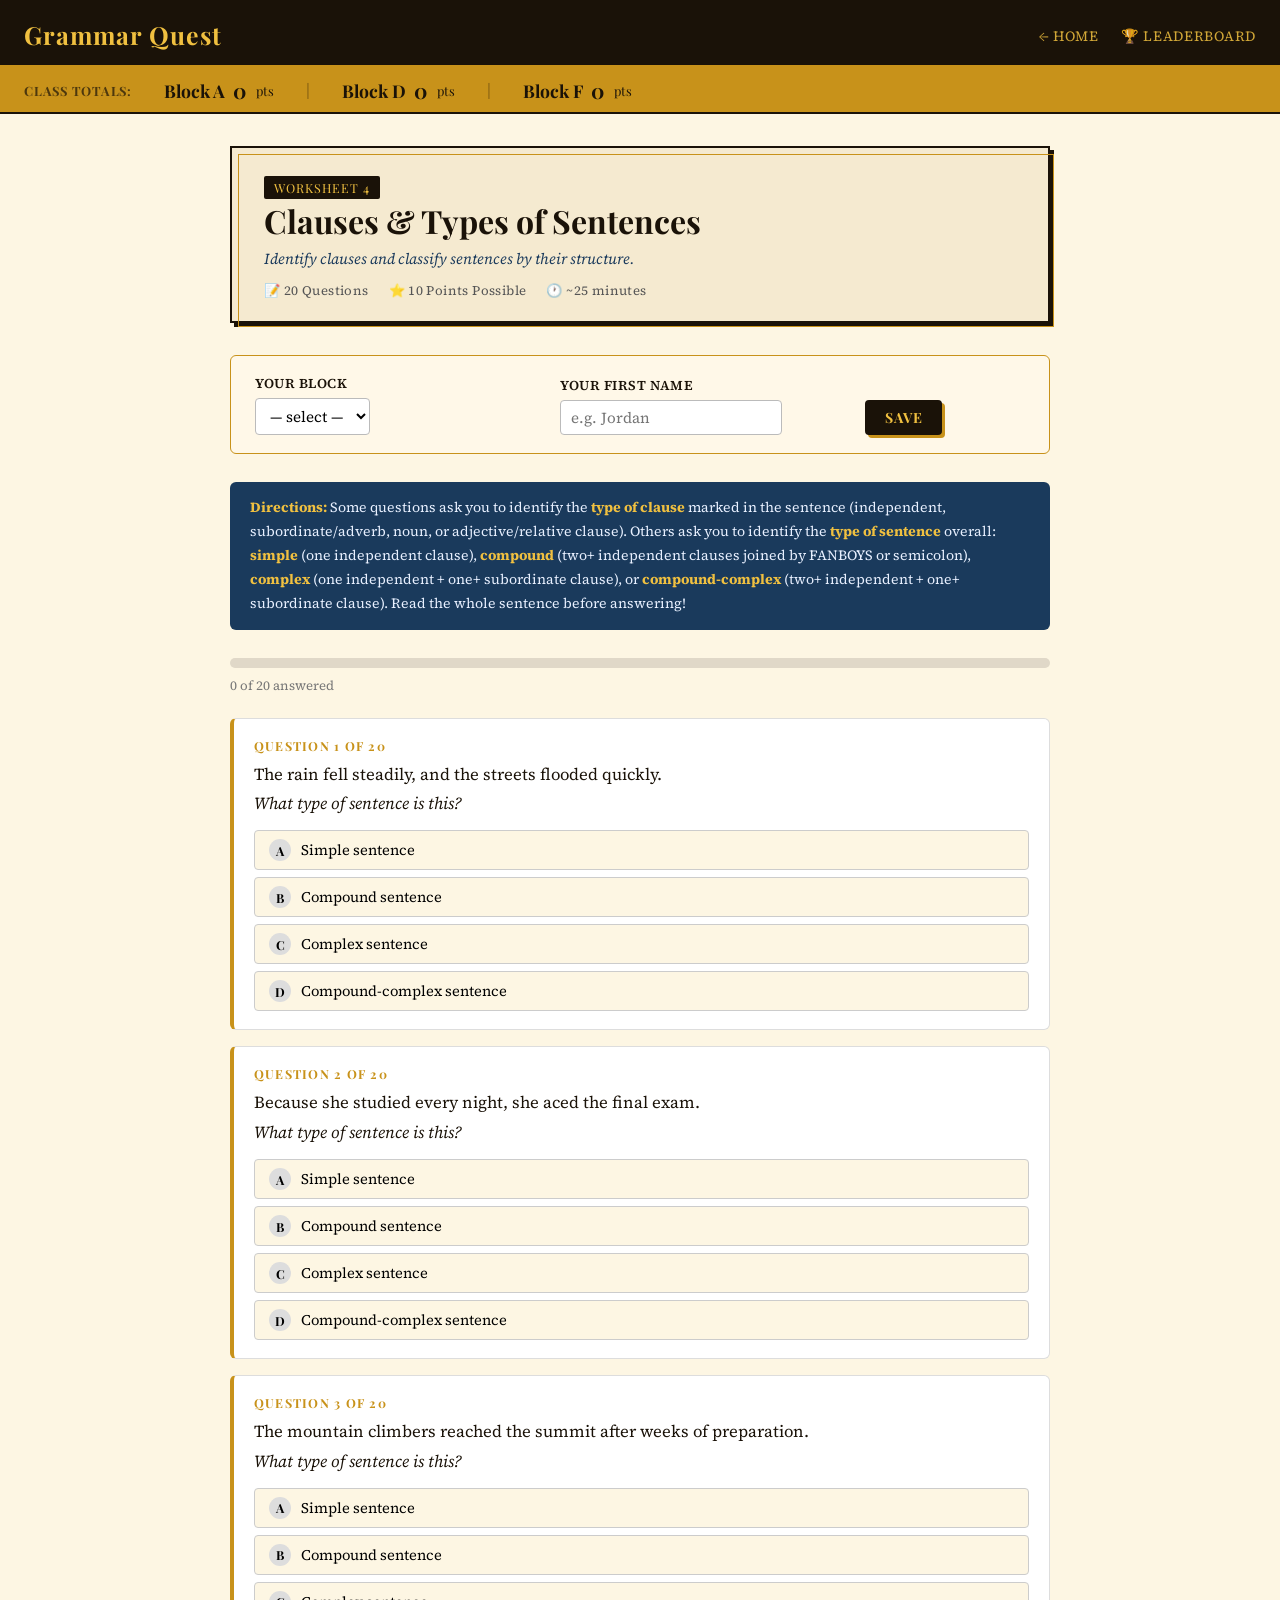
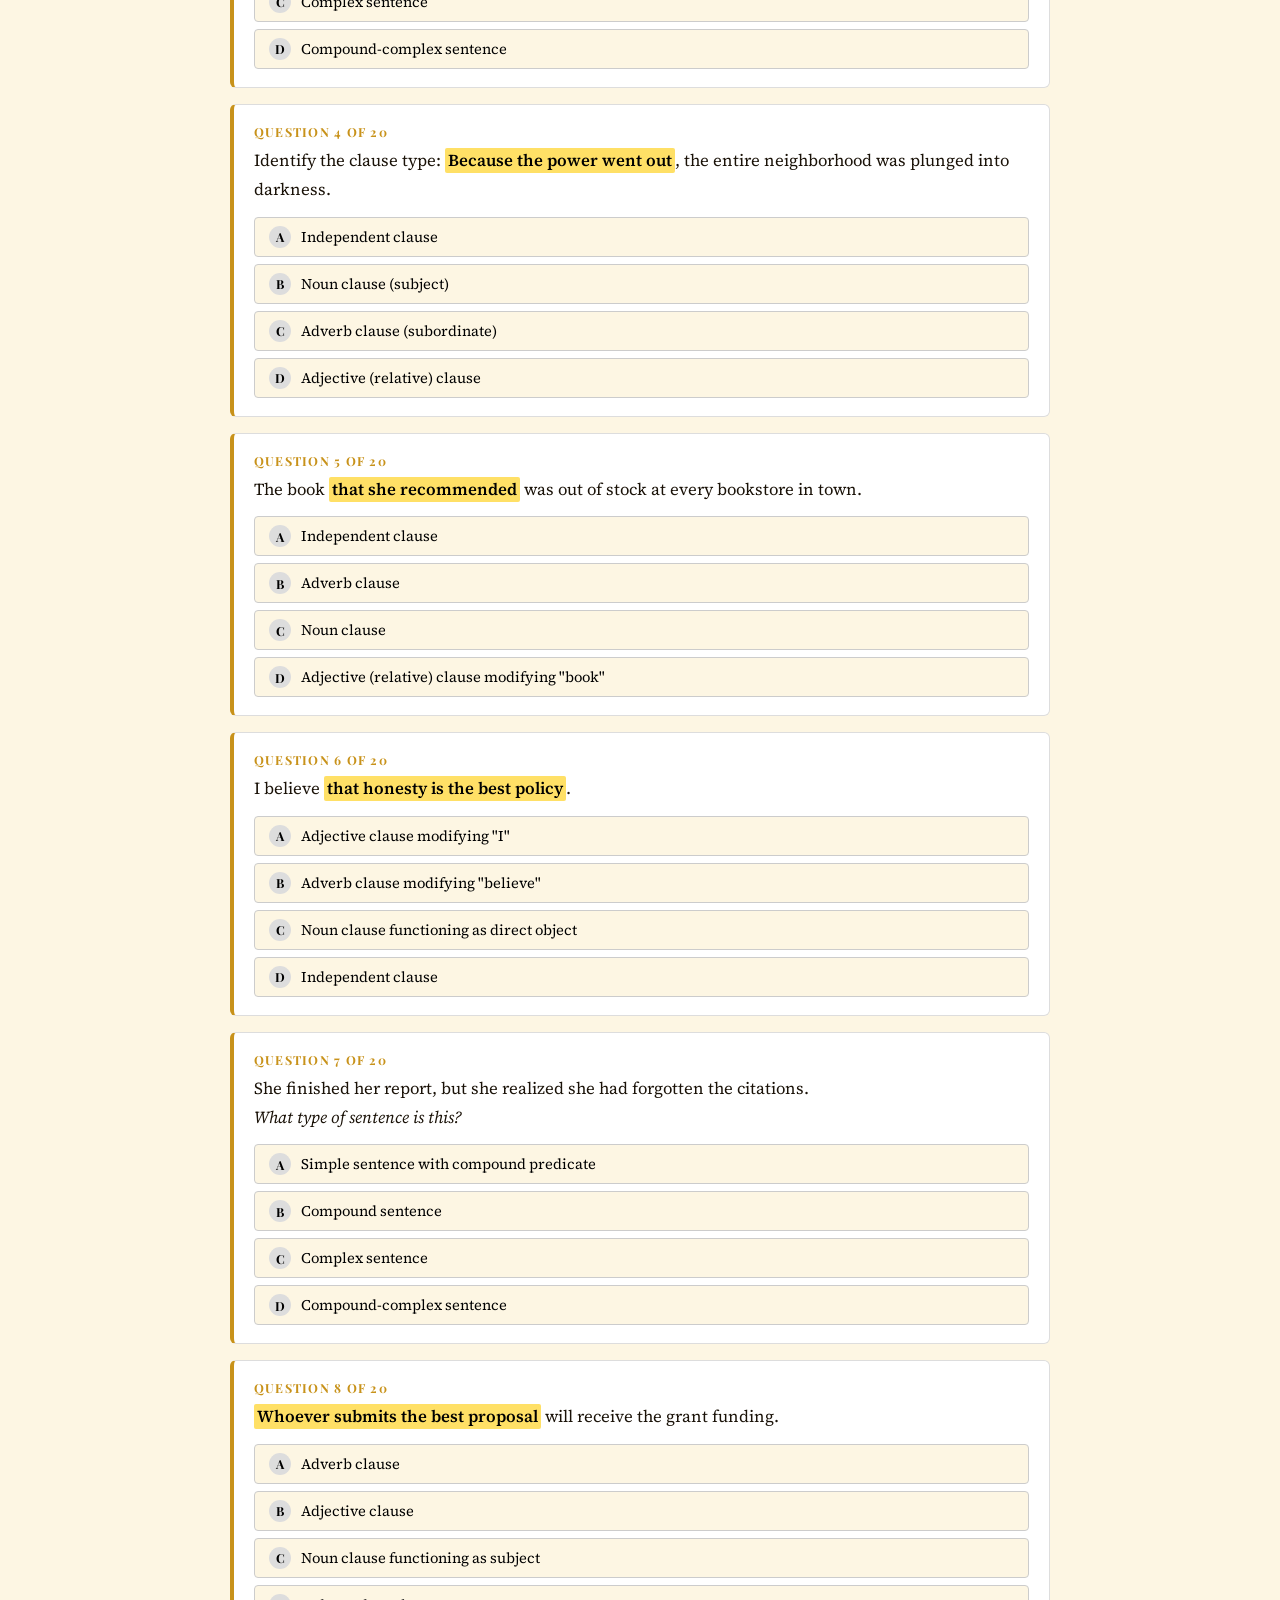
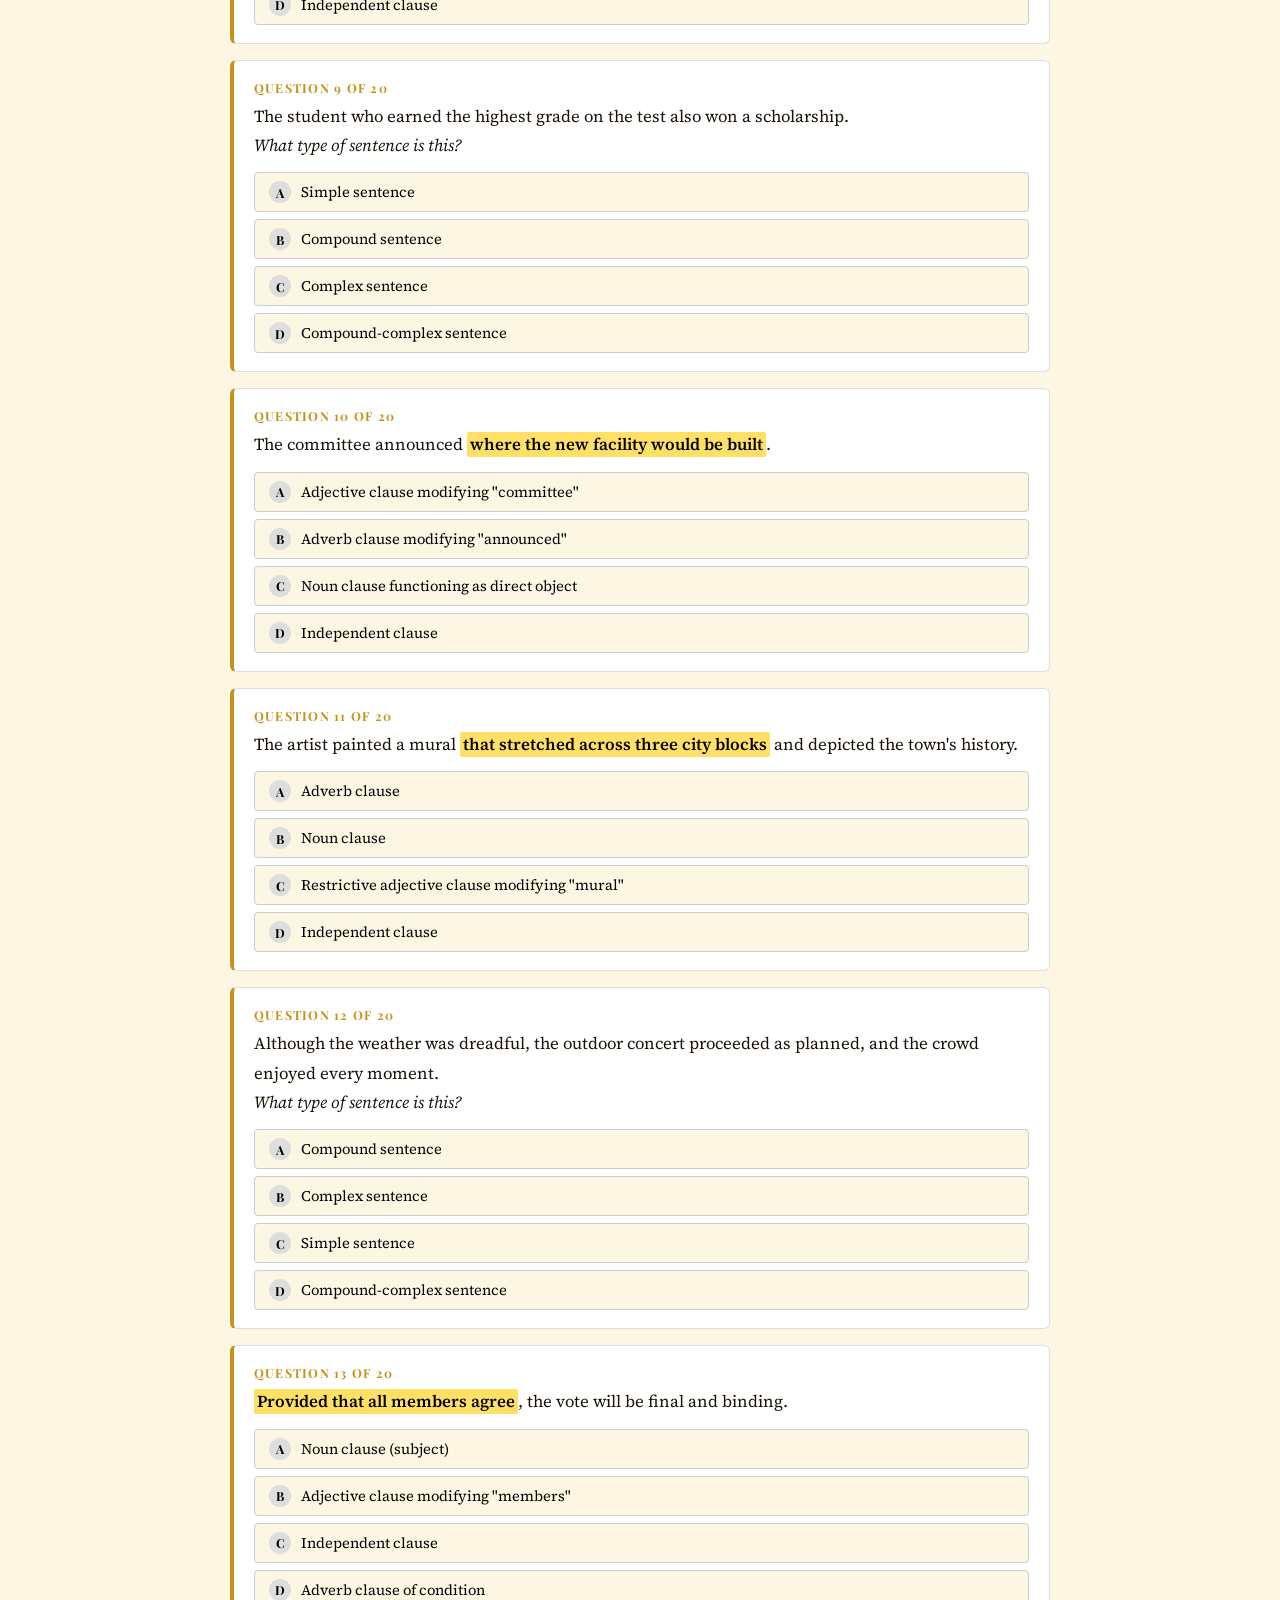
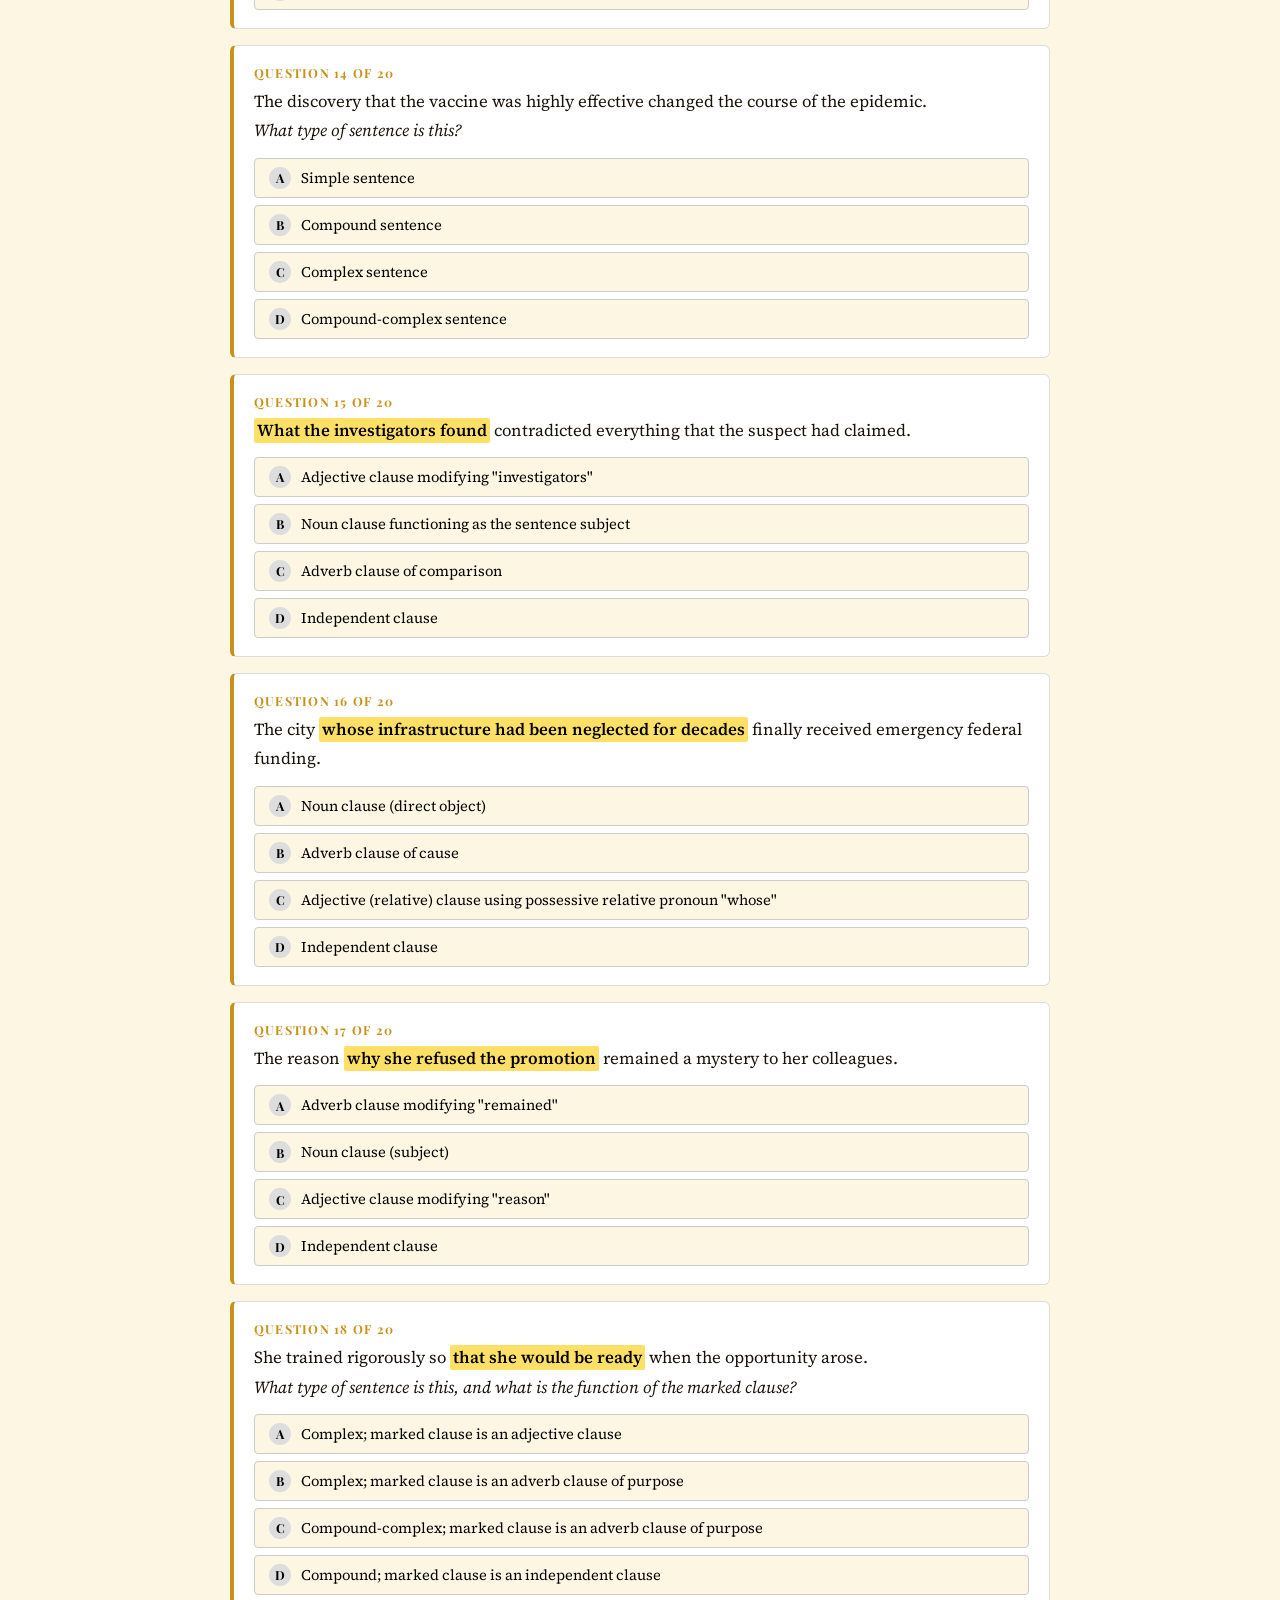
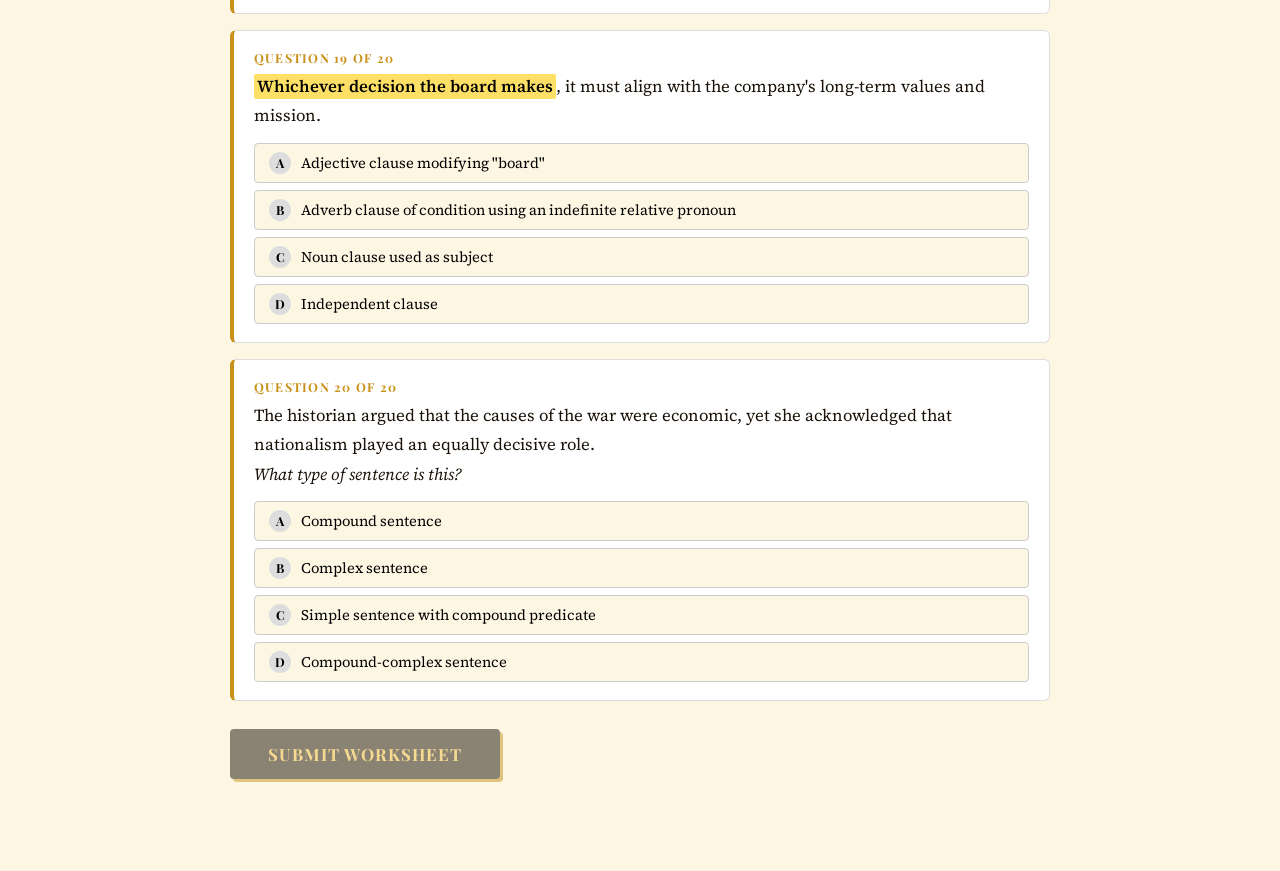
<file: worksheets/clauses.html>
<!DOCTYPE html>
<html lang="en">
<head>
<meta charset="UTF-8">
<meta name="viewport" content="width=device-width, initial-scale=1">
<title>Clauses & Sentence Types — Grammar Quest</title>
<link rel="stylesheet" href="../css/style.css">
</head>
<body>

<header class="site-header">
  <h1>Grammar Quest</h1>
  <nav>
    <a href="../index.html">← Home</a>
    <a href="../leaderboard.html">🏆 Leaderboard</a>
  </nav>
</header>
<div class="scoreboard-bar" id="scoreboard-bar"></div>

<div class="page">
  <div class="worksheet-header">
    <span class="badge">Worksheet 4</span>
    <h2>Clauses &amp; Types of Sentences</h2>
    <p class="subtitle">Identify clauses and classify sentences by their structure.</p>
    <div class="meta">
      <span>📝 20 Questions</span>
      <span>⭐ 10 Points Possible</span>
      <span>🕐 ~25 minutes</span>
    </div>
  </div>

  <div class="student-id-section" id="student-id-section"></div>

  <div class="instructions">
    <strong>Directions:</strong> Some questions ask you to identify the <strong>type of clause</strong> marked in the sentence (independent, subordinate/adverb, noun, or adjective/relative clause). Others ask you to identify the <strong>type of sentence</strong> overall: <strong>simple</strong> (one independent clause), <strong>compound</strong> (two+ independent clauses joined by FANBOYS or semicolon), <strong>complex</strong> (one independent + one+ subordinate clause), or <strong>compound-complex</strong> (two+ independent + one+ subordinate clause). Read the whole sentence before answering!
  </div>

  <div class="progress-bar-wrap"><div class="progress-bar-fill" id="progress-fill" style="width:0%"></div></div>
  <div class="progress-text" id="progress-text">0 of 20 answered</div>

  <div id="questions-container"></div>

  <div style="margin-top:28px">
    <button class="submit-btn" id="submit-btn" disabled>Submit Worksheet</button>
  </div>
  <div class="results-panel" id="results-panel"></div>
</div>

<script src="../js/core.js"></script>
<script>

const QUESTIONS = [

  // ── EASY (1–6) ────────────────────────────────────────────
  {
    text: `The rain fell steadily, and the streets flooded quickly. <br><em>What type of sentence is this?</em>`,
    choices: [
      { label:'A', text:'Simple sentence' },
      { label:'B', text:'Compound sentence' },
      { label:'C', text:'Complex sentence' },
      { label:'D', text:'Compound-complex sentence' },
    ],
    correct: 1,
    explanation: 'Two independent clauses joined by the coordinating conjunction "and" — a compound sentence.'
  },
  {
    text: `Because she studied every night, she aced the final exam. <br><em>What type of sentence is this?</em>`,
    choices: [
      { label:'A', text:'Simple sentence' },
      { label:'B', text:'Compound sentence' },
      { label:'C', text:'Complex sentence' },
      { label:'D', text:'Compound-complex sentence' },
    ],
    correct: 2,
    explanation: 'One subordinate clause ("Because she studied every night") + one independent clause = complex sentence.'
  },
  {
    text: `The mountain climbers reached the summit after weeks of preparation. <br><em>What type of sentence is this?</em>`,
    choices: [
      { label:'A', text:'Simple sentence' },
      { label:'B', text:'Compound sentence' },
      { label:'C', text:'Complex sentence' },
      { label:'D', text:'Compound-complex sentence' },
    ],
    correct: 0,
    explanation: 'One subject ("mountain climbers"), one predicate ("reached"), no subordinate clauses — a simple sentence. The prepositional phrase is not a clause.'
  },
  {
    text: `Identify the clause type: <mark>Because the power went out</mark>, the entire neighborhood was plunged into darkness.`,
    choices: [
      { label:'A', text:'Independent clause' },
      { label:'B', text:'Noun clause (subject)' },
      { label:'C', text:'Adverb clause (subordinate)' },
      { label:'D', text:'Adjective (relative) clause' },
    ],
    correct: 2,
    explanation: '"Because the power went out" begins with a subordinating conjunction and tells why the neighborhood went dark — an adverb clause.'
  },
  {
    text: `The book <mark>that she recommended</mark> was out of stock at every bookstore in town.`,
    choices: [
      { label:'A', text:'Independent clause' },
      { label:'B', text:'Adverb clause' },
      { label:'C', text:'Noun clause' },
      { label:'D', text:'Adjective (relative) clause modifying "book"' },
    ],
    correct: 3,
    explanation: '"That she recommended" introduces a relative pronoun and modifies the noun "book" — an adjective (relative) clause.'
  },
  {
    text: `I believe <mark>that honesty is the best policy</mark>.`,
    choices: [
      { label:'A', text:'Adjective clause modifying "I"' },
      { label:'B', text:'Adverb clause modifying "believe"' },
      { label:'C', text:'Noun clause functioning as direct object' },
      { label:'D', text:'Independent clause' },
    ],
    correct: 2,
    explanation: '"That honesty is the best policy" is the object of "believe" — a noun clause functioning as a direct object.'
  },

  // ── MEDIUM (7–14) ─────────────────────────────────────────
  {
    text: `She finished her report, but she realized she had forgotten the citations. <br><em>What type of sentence is this?</em>`,
    choices: [
      { label:'A', text:'Simple sentence with compound predicate' },
      { label:'B', text:'Compound sentence' },
      { label:'C', text:'Complex sentence' },
      { label:'D', text:'Compound-complex sentence' },
    ],
    correct: 3,
    explanation: 'Two independent clauses ("She finished her report" and "she realized...") plus a subordinate noun clause ("she had forgotten the citations") = compound-complex.'
  },
  {
    text: `<mark>Whoever submits the best proposal</mark> will receive the grant funding.`,
    choices: [
      { label:'A', text:'Adverb clause' },
      { label:'B', text:'Adjective clause' },
      { label:'C', text:'Noun clause functioning as subject' },
      { label:'D', text:'Independent clause' },
    ],
    correct: 2,
    explanation: '"Whoever submits the best proposal" contains a subject and verb and functions as the subject of the main verb "will receive" — a noun clause.'
  },
  {
    text: `The student who earned the highest grade on the test also won a scholarship. <br><em>What type of sentence is this?</em>`,
    choices: [
      { label:'A', text:'Simple sentence' },
      { label:'B', text:'Compound sentence' },
      { label:'C', text:'Complex sentence' },
      { label:'D', text:'Compound-complex sentence' },
    ],
    correct: 2,
    explanation: 'One independent clause containing an embedded adjective clause ("who earned the highest grade on the test") = complex sentence.'
  },
  {
    text: `The committee announced <mark>where the new facility would be built</mark>.`,
    choices: [
      { label:'A', text:'Adjective clause modifying "committee"' },
      { label:'B', text:'Adverb clause modifying "announced"' },
      { label:'C', text:'Noun clause functioning as direct object' },
      { label:'D', text:'Independent clause' },
    ],
    correct: 2,
    explanation: '"Where the new facility would be built" answers what the committee announced — a noun clause as direct object.'
  },
  {
    text: `The artist painted a mural <mark>that stretched across three city blocks</mark> and depicted the town\'s history.`,
    choices: [
      { label:'A', text:'Adverb clause' },
      { label:'B', text:'Noun clause' },
      { label:'C', text:'Restrictive adjective clause modifying "mural"' },
      { label:'D', text:'Independent clause' },
    ],
    correct: 2,
    explanation: '"That stretched across three city blocks" modifies "mural" and limits which mural we mean — a restrictive adjective clause.'
  },
  {
    text: `Although the weather was dreadful, the outdoor concert proceeded as planned, and the crowd enjoyed every moment. <br><em>What type of sentence is this?</em>`,
    choices: [
      { label:'A', text:'Compound sentence' },
      { label:'B', text:'Complex sentence' },
      { label:'C', text:'Simple sentence' },
      { label:'D', text:'Compound-complex sentence' },
    ],
    correct: 3,
    explanation: 'Two independent clauses ("the outdoor concert proceeded..." and "the crowd enjoyed...") + one subordinate adverb clause ("Although the weather was dreadful") = compound-complex.'
  },
  {
    text: `<mark>Provided that all members agree</mark>, the vote will be final and binding.`,
    choices: [
      { label:'A', text:'Noun clause (subject)' },
      { label:'B', text:'Adjective clause modifying "members"' },
      { label:'C', text:'Independent clause' },
      { label:'D', text:'Adverb clause of condition' },
    ],
    correct: 3,
    explanation: '"Provided that all members agree" is introduced by the complex subordinating conjunction "provided that" and states a condition — an adverb clause of condition.'
  },
  {
    text: `The discovery that the vaccine was highly effective changed the course of the epidemic. <br><em>What type of sentence is this?</em>`,
    choices: [
      { label:'A', text:'Simple sentence' },
      { label:'B', text:'Compound sentence' },
      { label:'C', text:'Complex sentence' },
      { label:'D', text:'Compound-complex sentence' },
    ],
    correct: 2,
    explanation: 'One independent clause with an embedded noun clause ("that the vaccine was highly effective") in apposition to "discovery." One dependent + one independent = complex.'
  },

  // ── HARD (15–20) ──────────────────────────────────────────
  {
    text: `<mark>What the investigators found</mark> contradicted everything that the suspect had claimed.`,
    choices: [
      { label:'A', text:'Adjective clause modifying "investigators"' },
      { label:'B', text:'Noun clause functioning as the sentence subject' },
      { label:'C', text:'Adverb clause of comparison' },
      { label:'D', text:'Independent clause' },
    ],
    correct: 1,
    explanation: '"What the investigators found" is the subject of "contradicted" — a noun clause functioning as subject. The sentence also contains an adjective clause ("that the suspect had claimed").'
  },
  {
    text: `The city <mark>whose infrastructure had been neglected for decades</mark> finally received emergency federal funding.`,
    choices: [
      { label:'A', text:'Noun clause (direct object)' },
      { label:'B', text:'Adverb clause of cause' },
      { label:'C', text:'Adjective (relative) clause using possessive relative pronoun "whose"' },
      { label:'D', text:'Independent clause' },
    ],
    correct: 2,
    explanation: '"Whose infrastructure had been neglected for decades" uses the relative pronoun "whose" to show possession and modifies "city" — a relative (adjective) clause.'
  },
  {
    text: `The reason <mark>why she refused the promotion</mark> remained a mystery to her colleagues.`,
    choices: [
      { label:'A', text:'Adverb clause modifying "remained"' },
      { label:'B', text:'Noun clause (subject)' },
      { label:'C', text:'Adjective clause modifying "reason"' },
      { label:'D', text:'Independent clause' },
    ],
    correct: 2,
    explanation: '"Why she refused the promotion" is introduced by the relative adverb "why" and modifies the noun "reason" — an adjective clause.'
  },
  {
    text: `She trained rigorously so <mark>that she would be ready</mark> when the opportunity arose. <br><em>What type of sentence is this, and what is the function of the marked clause?</em>`,
    choices: [
      { label:'A', text:'Complex; marked clause is an adjective clause' },
      { label:'B', text:'Complex; marked clause is an adverb clause of purpose' },
      { label:'C', text:'Compound-complex; marked clause is an adverb clause of purpose' },
      { label:'D', text:'Compound; marked clause is an independent clause' },
    ],
    correct: 2,
    explanation: 'The sentence has one independent clause ("She trained rigorously") and two subordinate clauses: "so that she would be ready" (adverb of purpose) and "when the opportunity arose" (adverb of time) = complex. The marked clause expresses purpose.'
  },
  {
    text: `<mark>Whichever decision the board makes</mark>, it must align with the company's long-term values and mission.`,
    choices: [
      { label:'A', text:'Adjective clause modifying "board"' },
      { label:'B', text:'Adverb clause of condition using an indefinite relative pronoun' },
      { label:'C', text:'Noun clause used as subject' },
      { label:'D', text:'Independent clause' },
    ],
    correct: 1,
    explanation: '"Whichever decision the board makes" is a concessive/conditional adverb clause — it sets an open condition regardless of which choice is made. The sentence is complex.'
  },
  {
    text: `The historian argued that the causes of the war were economic, yet she acknowledged that nationalism played an equally decisive role. <br><em>What type of sentence is this?</em>`,
    choices: [
      { label:'A', text:'Compound sentence' },
      { label:'B', text:'Complex sentence' },
      { label:'C', text:'Simple sentence with compound predicate' },
      { label:'D', text:'Compound-complex sentence' },
    ],
    correct: 3,
    explanation: 'Two independent clauses joined by "yet" + two embedded noun clauses ("that the causes were economic" and "that nationalism played...") = compound-complex.'
  },

];

GG.initStudentWidget();
GG.runWorksheet({
  worksheetId: 'clauses',
  questions: QUESTIONS,
  pointsEach: 0.5,
  onComplete: null,
});
</script>
</body>
</html>
</file>
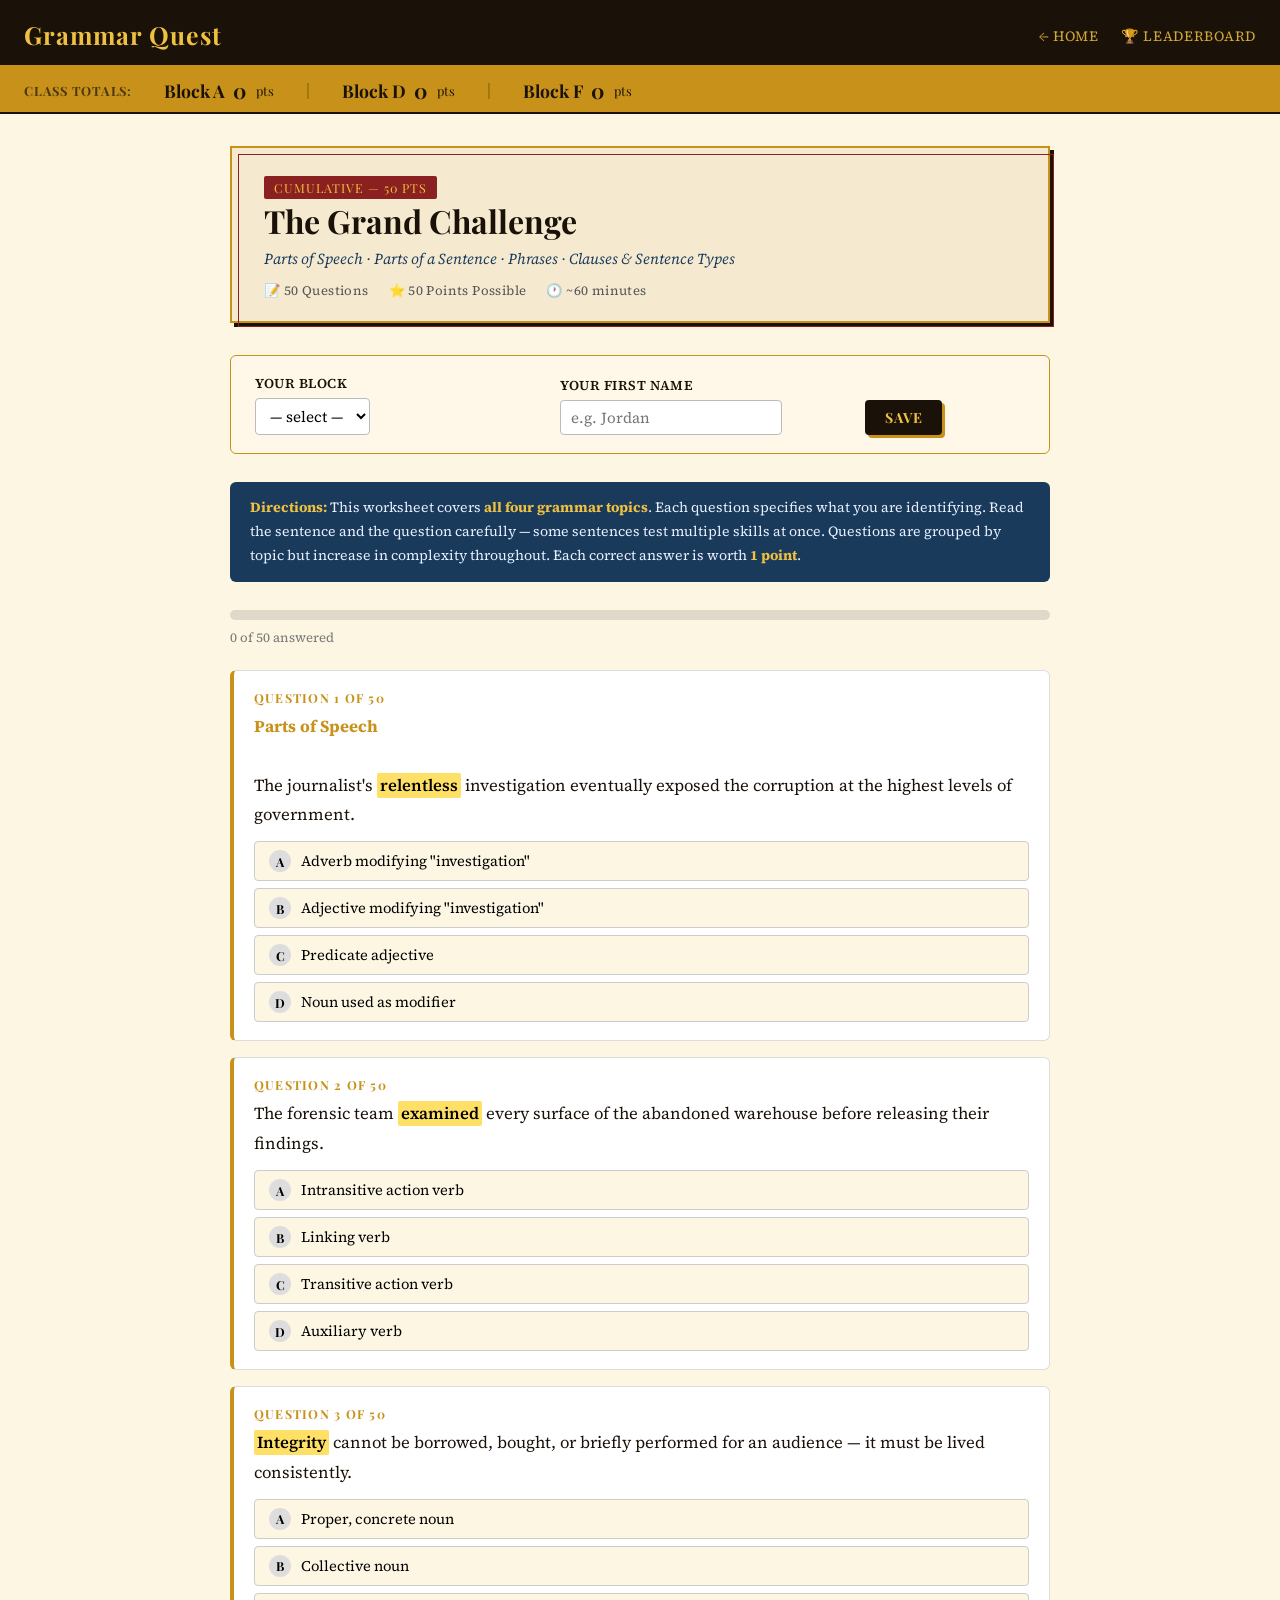
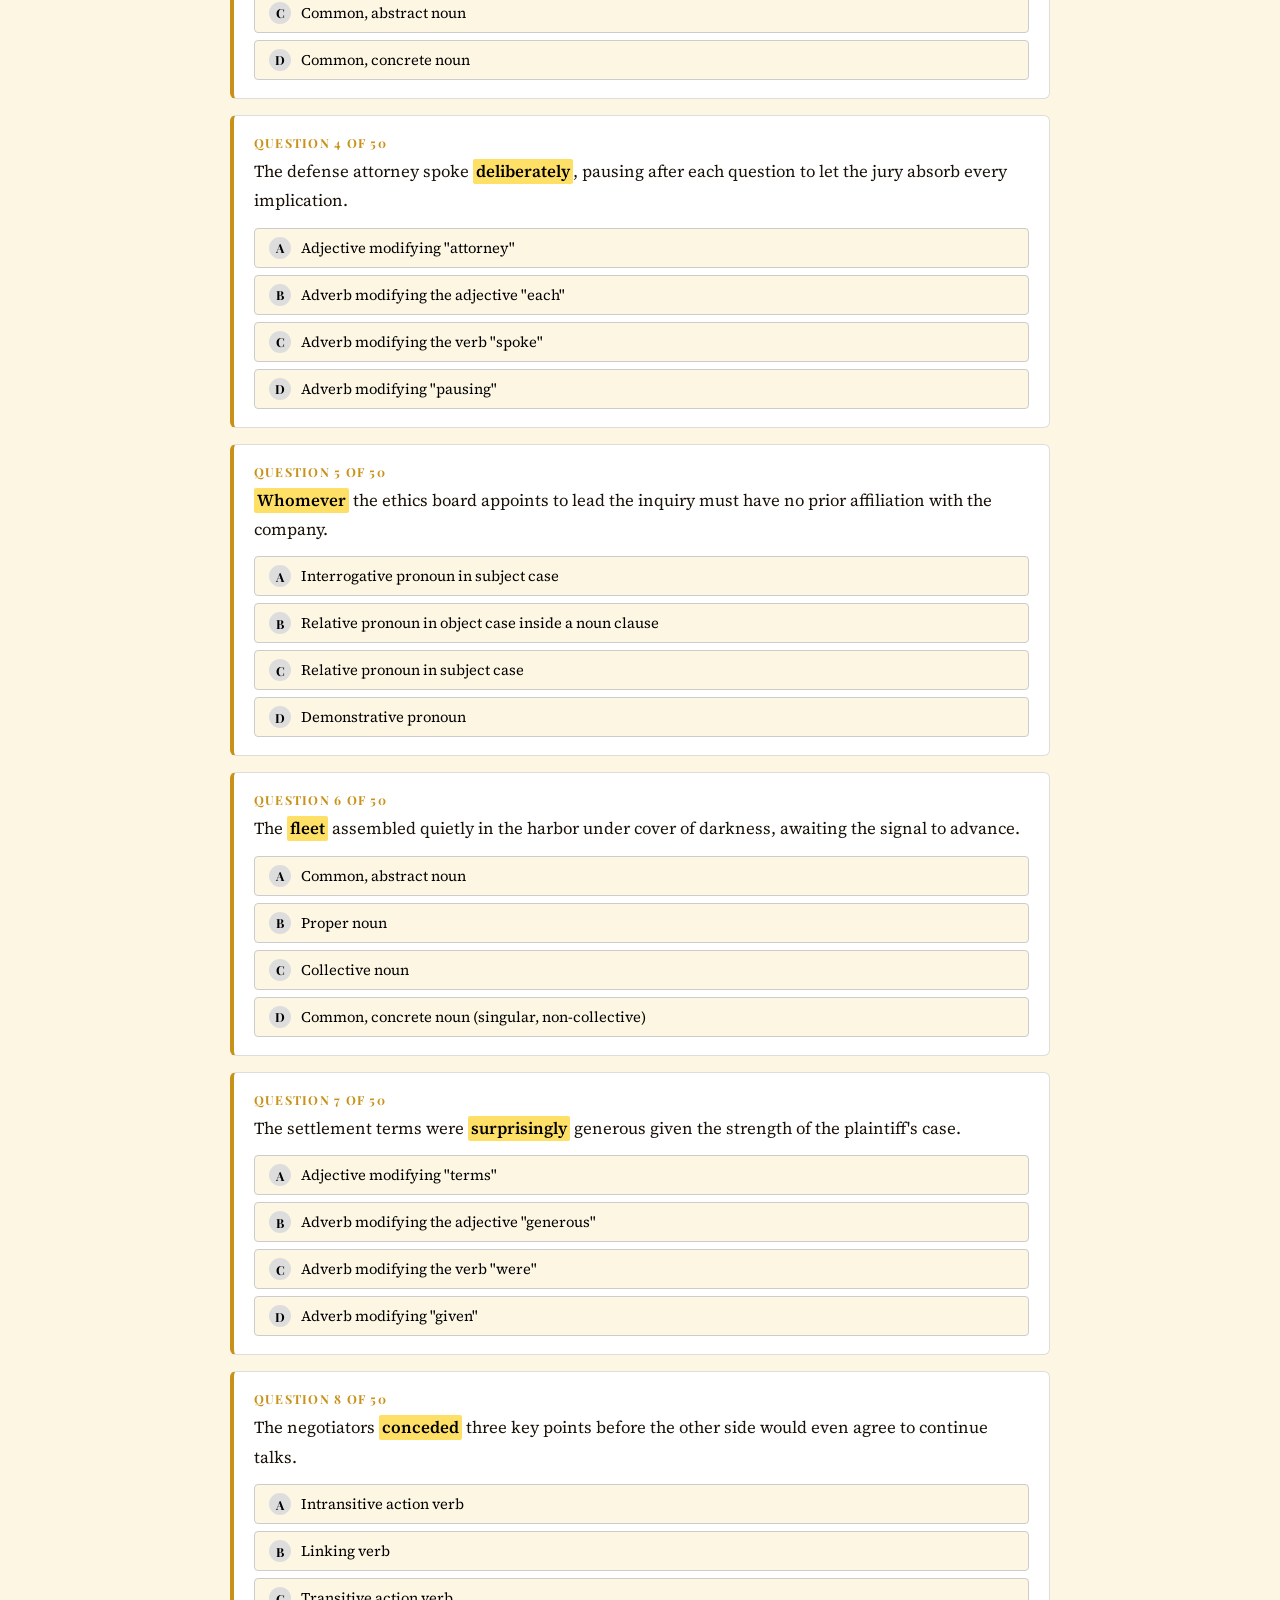
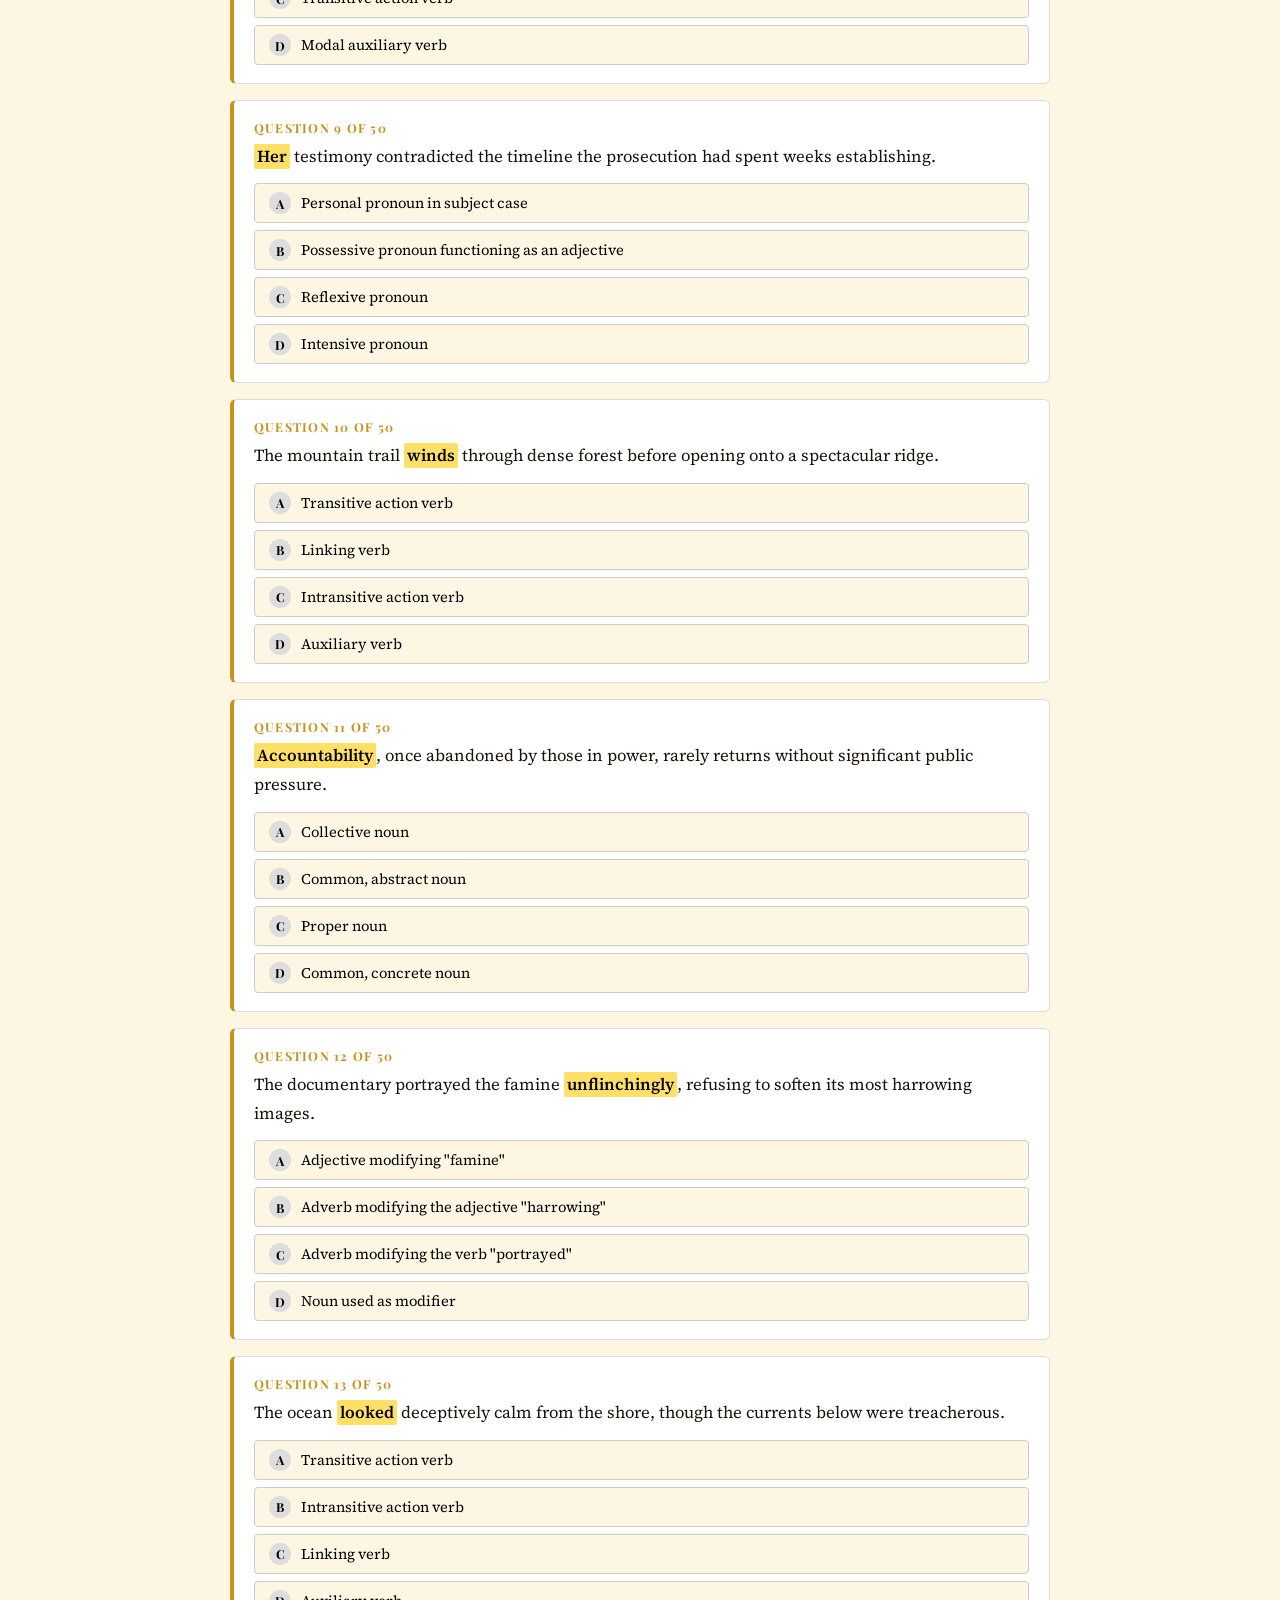
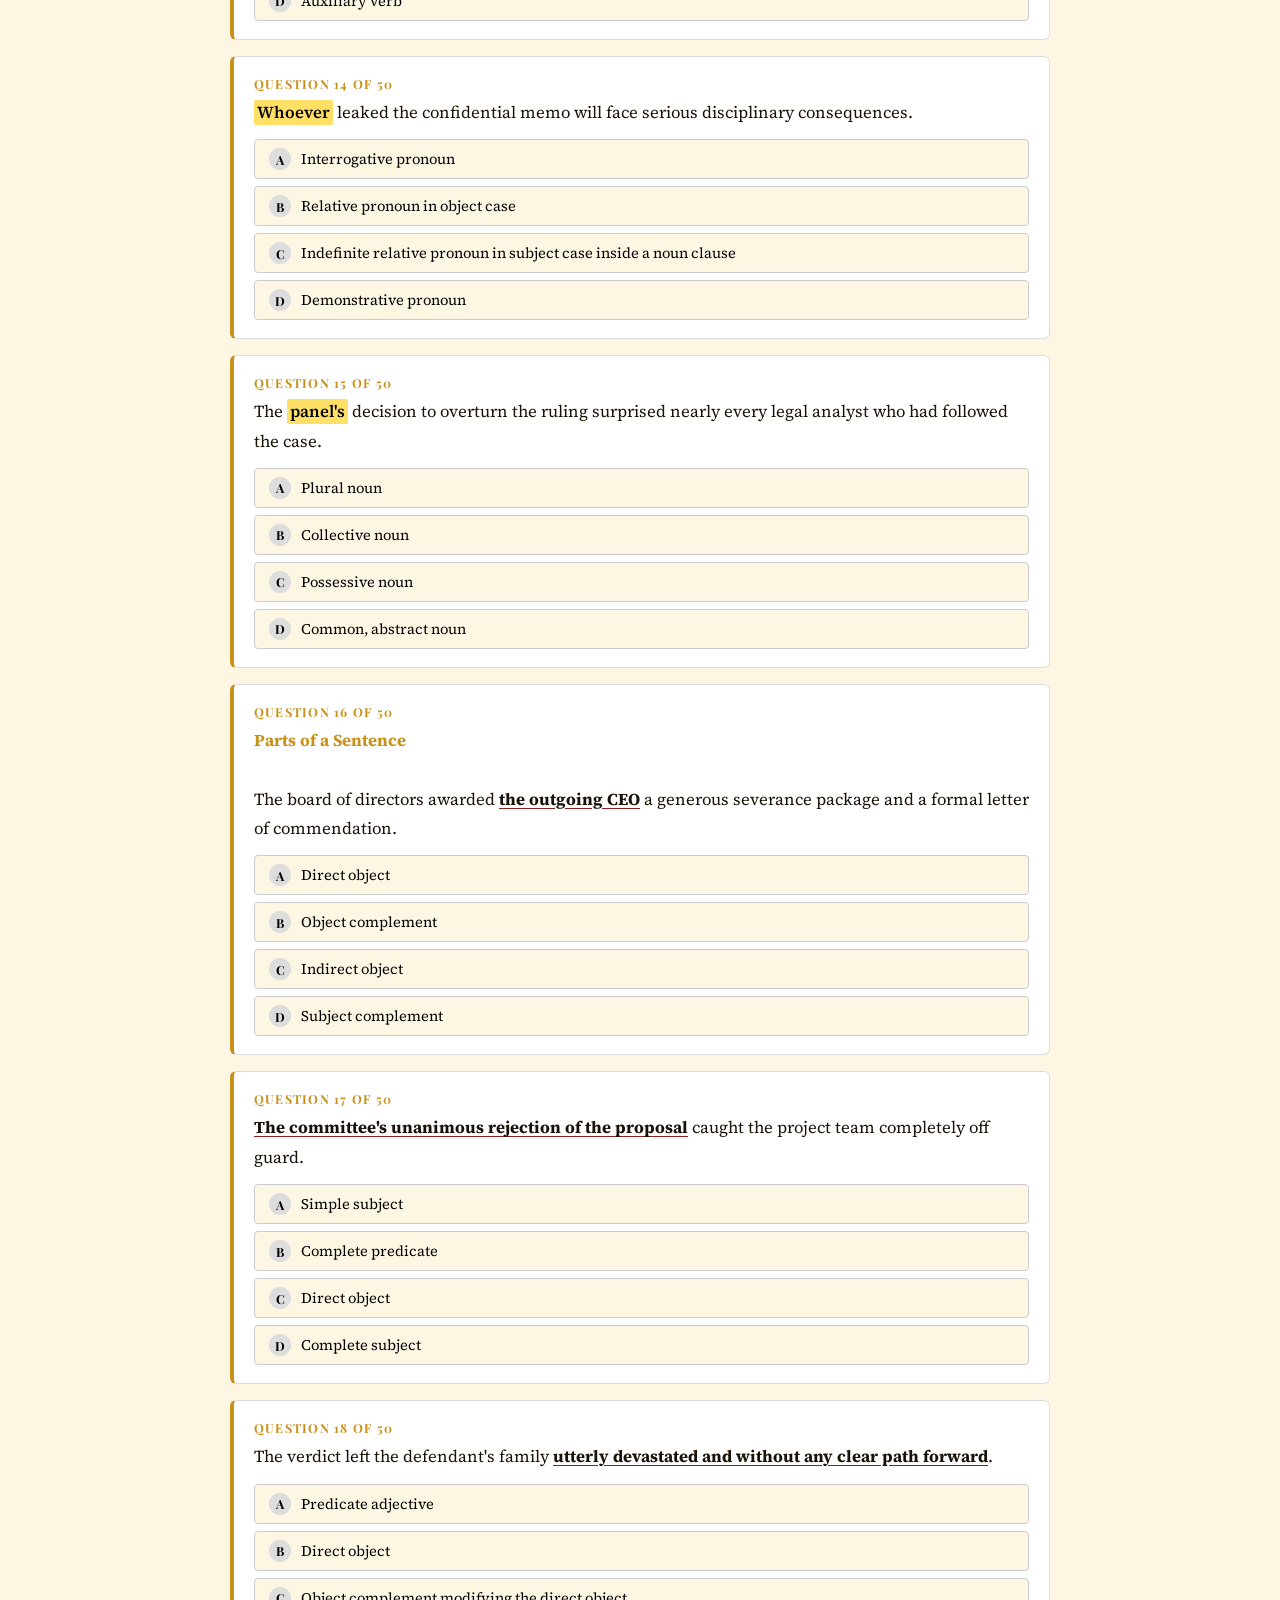
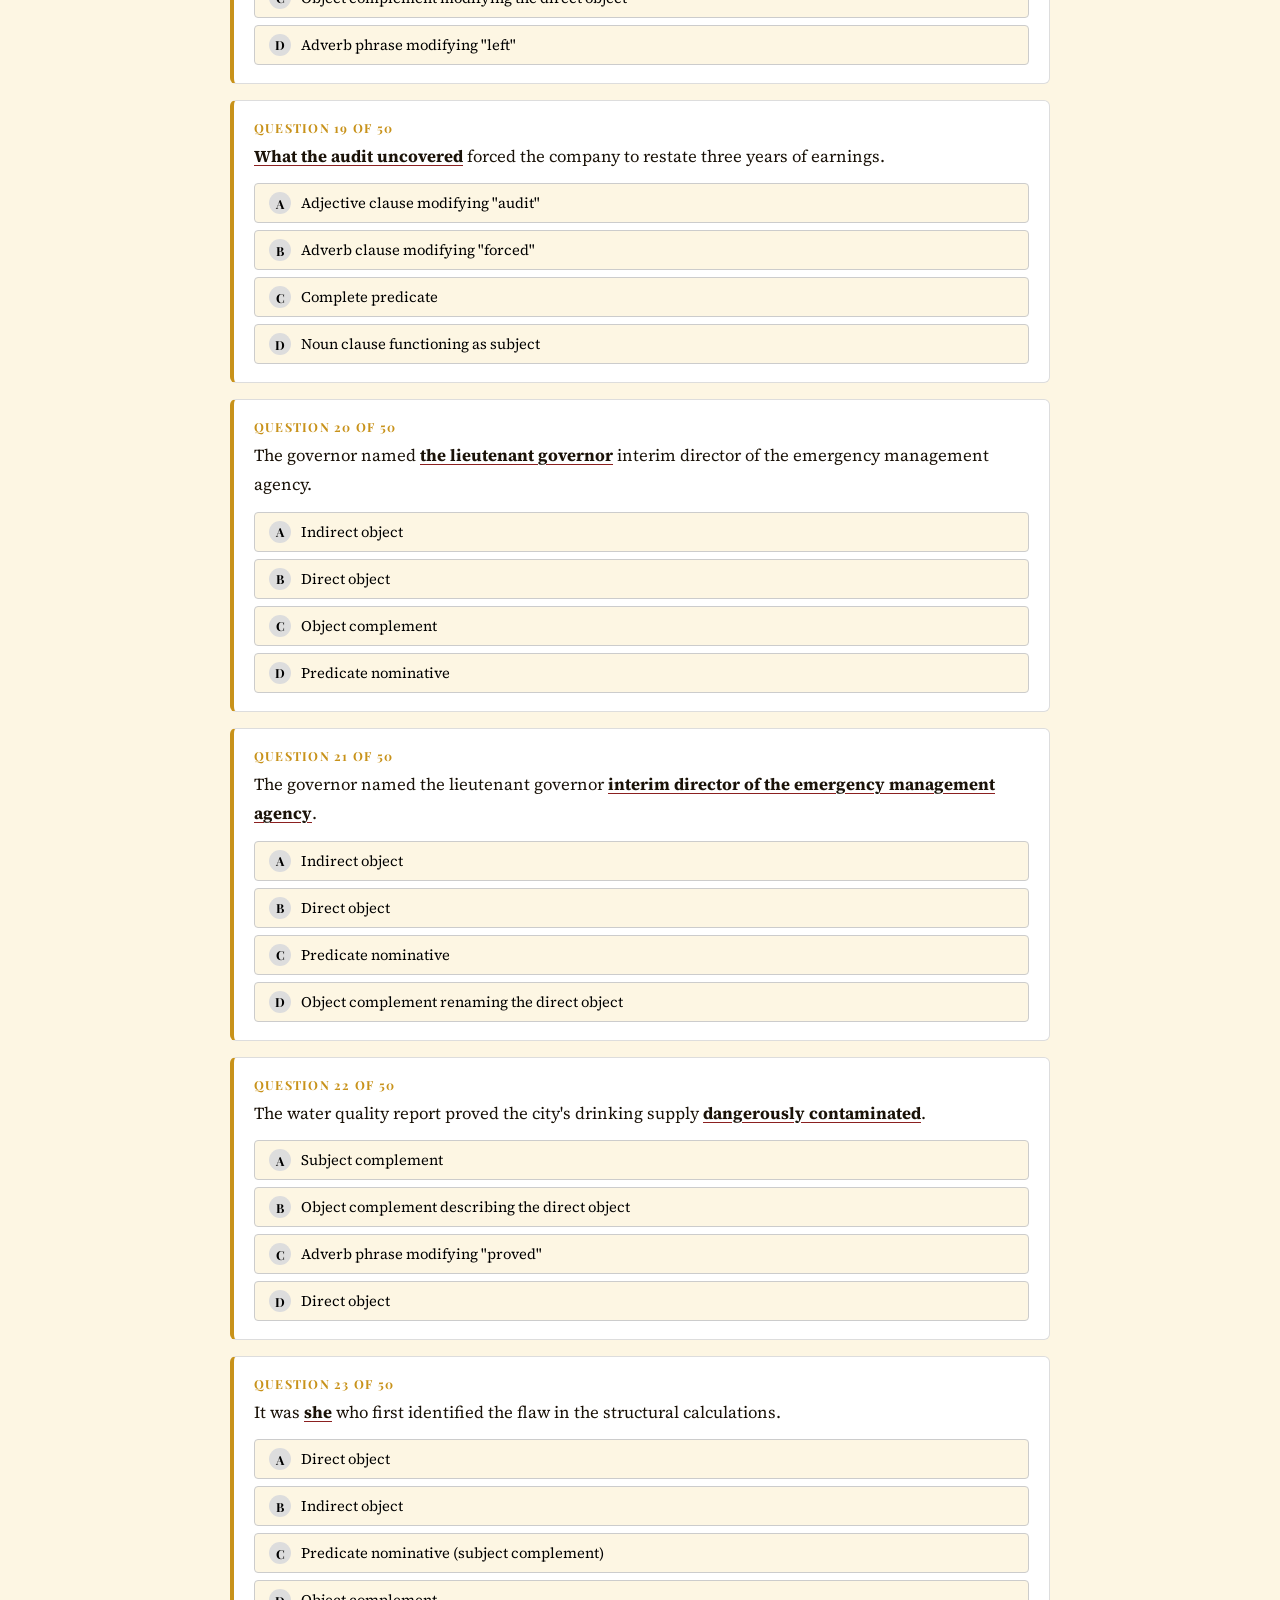
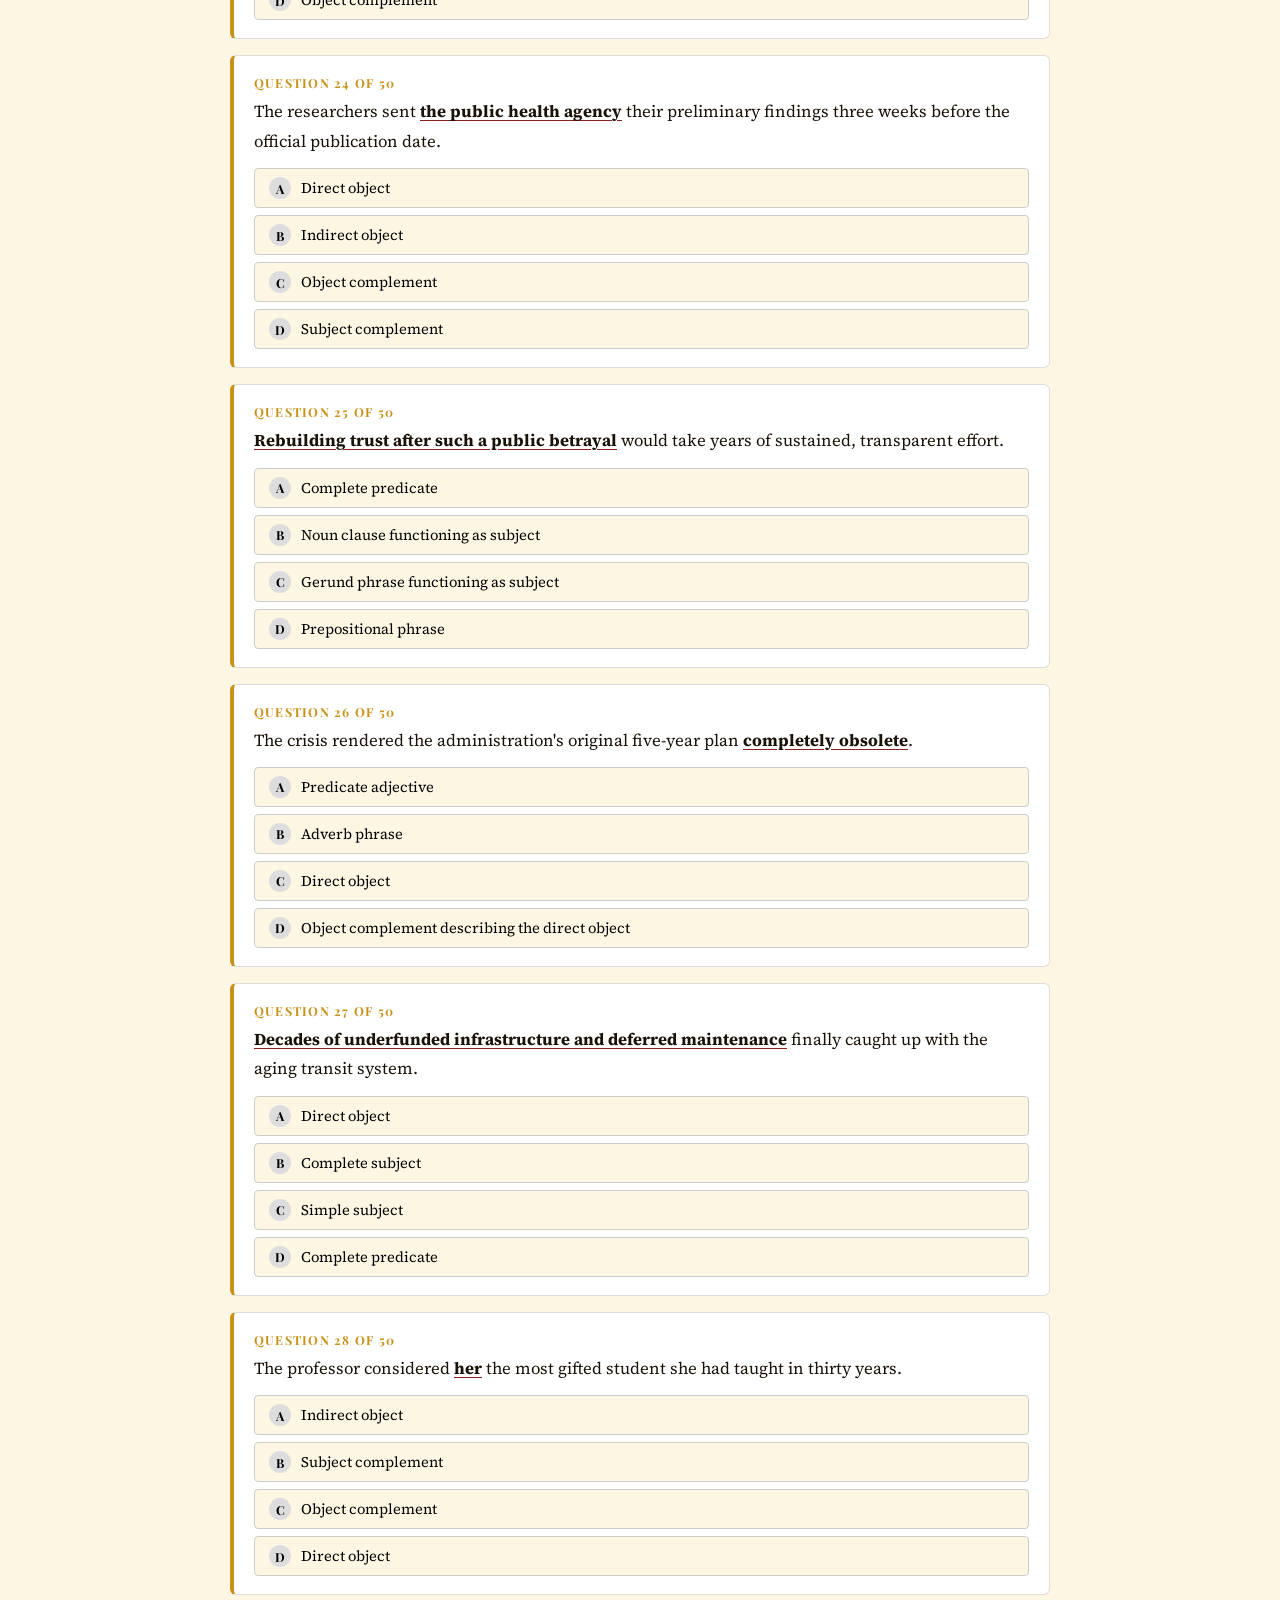
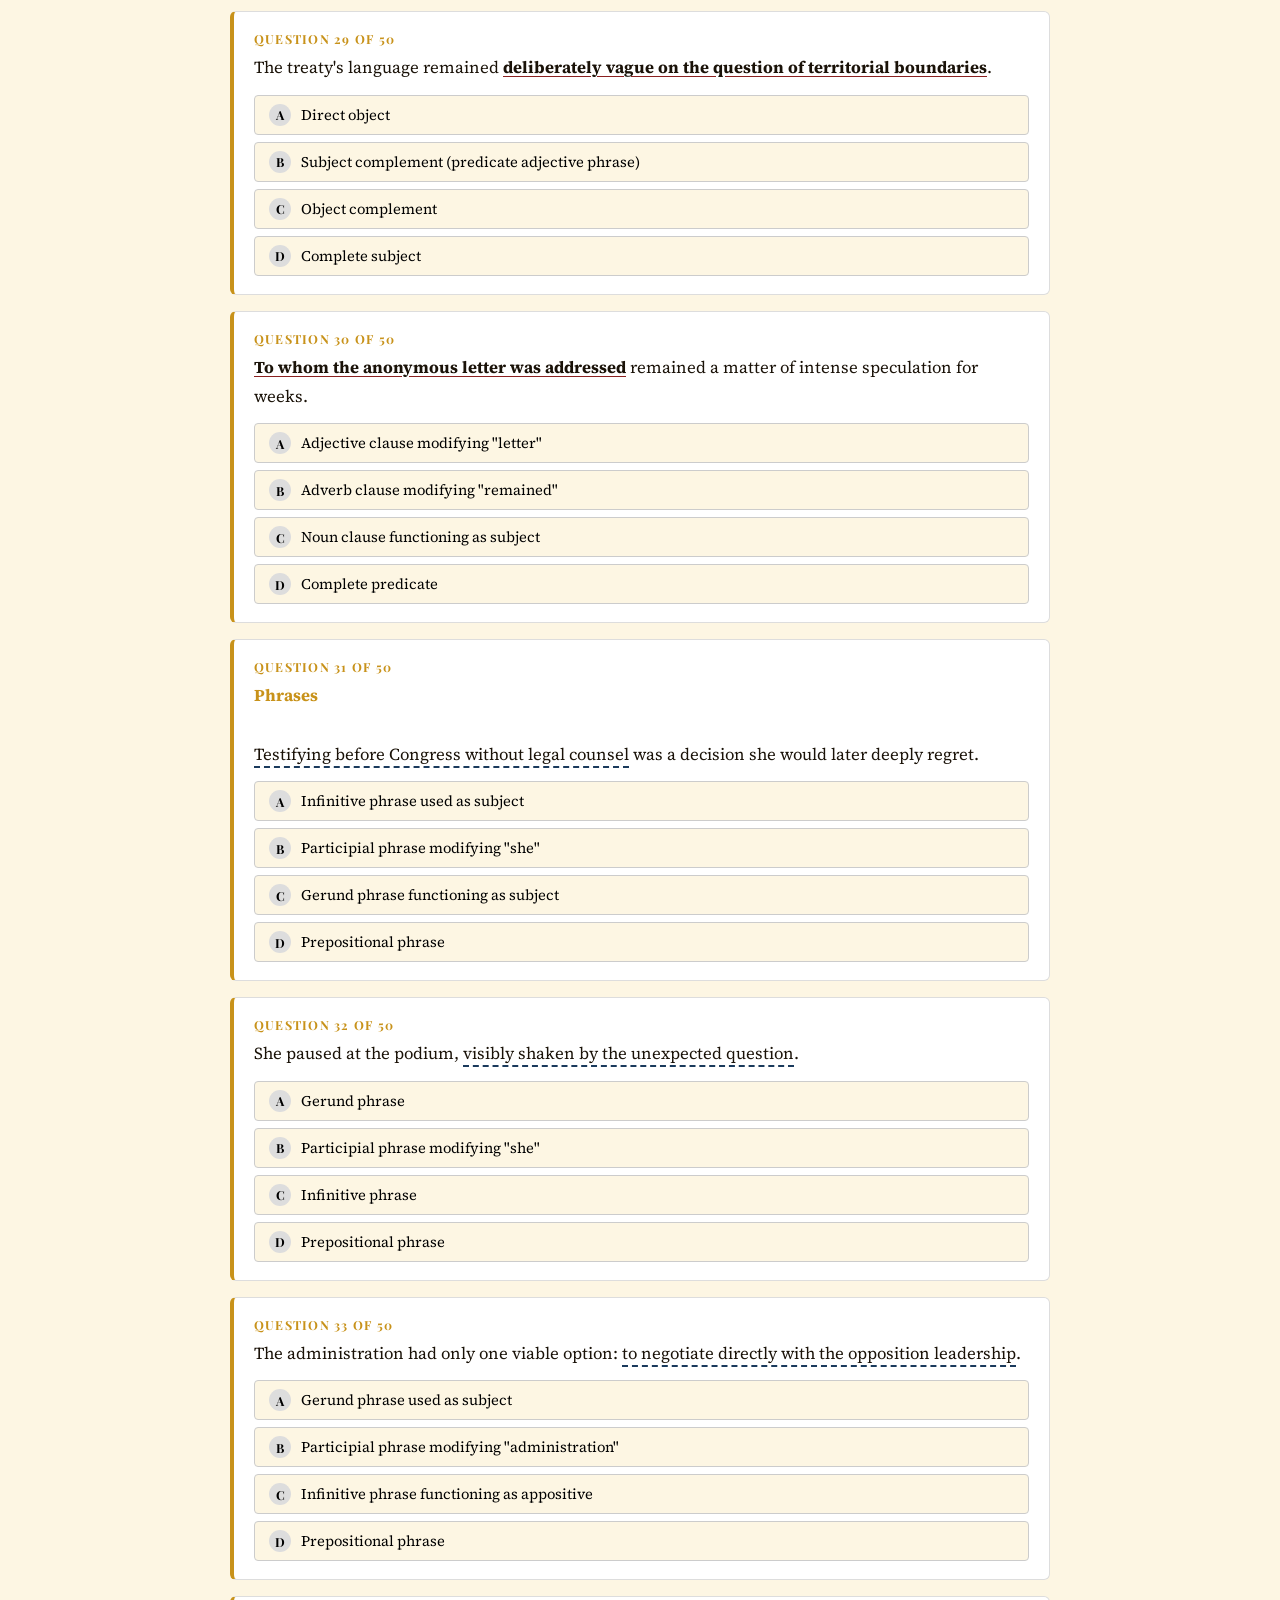
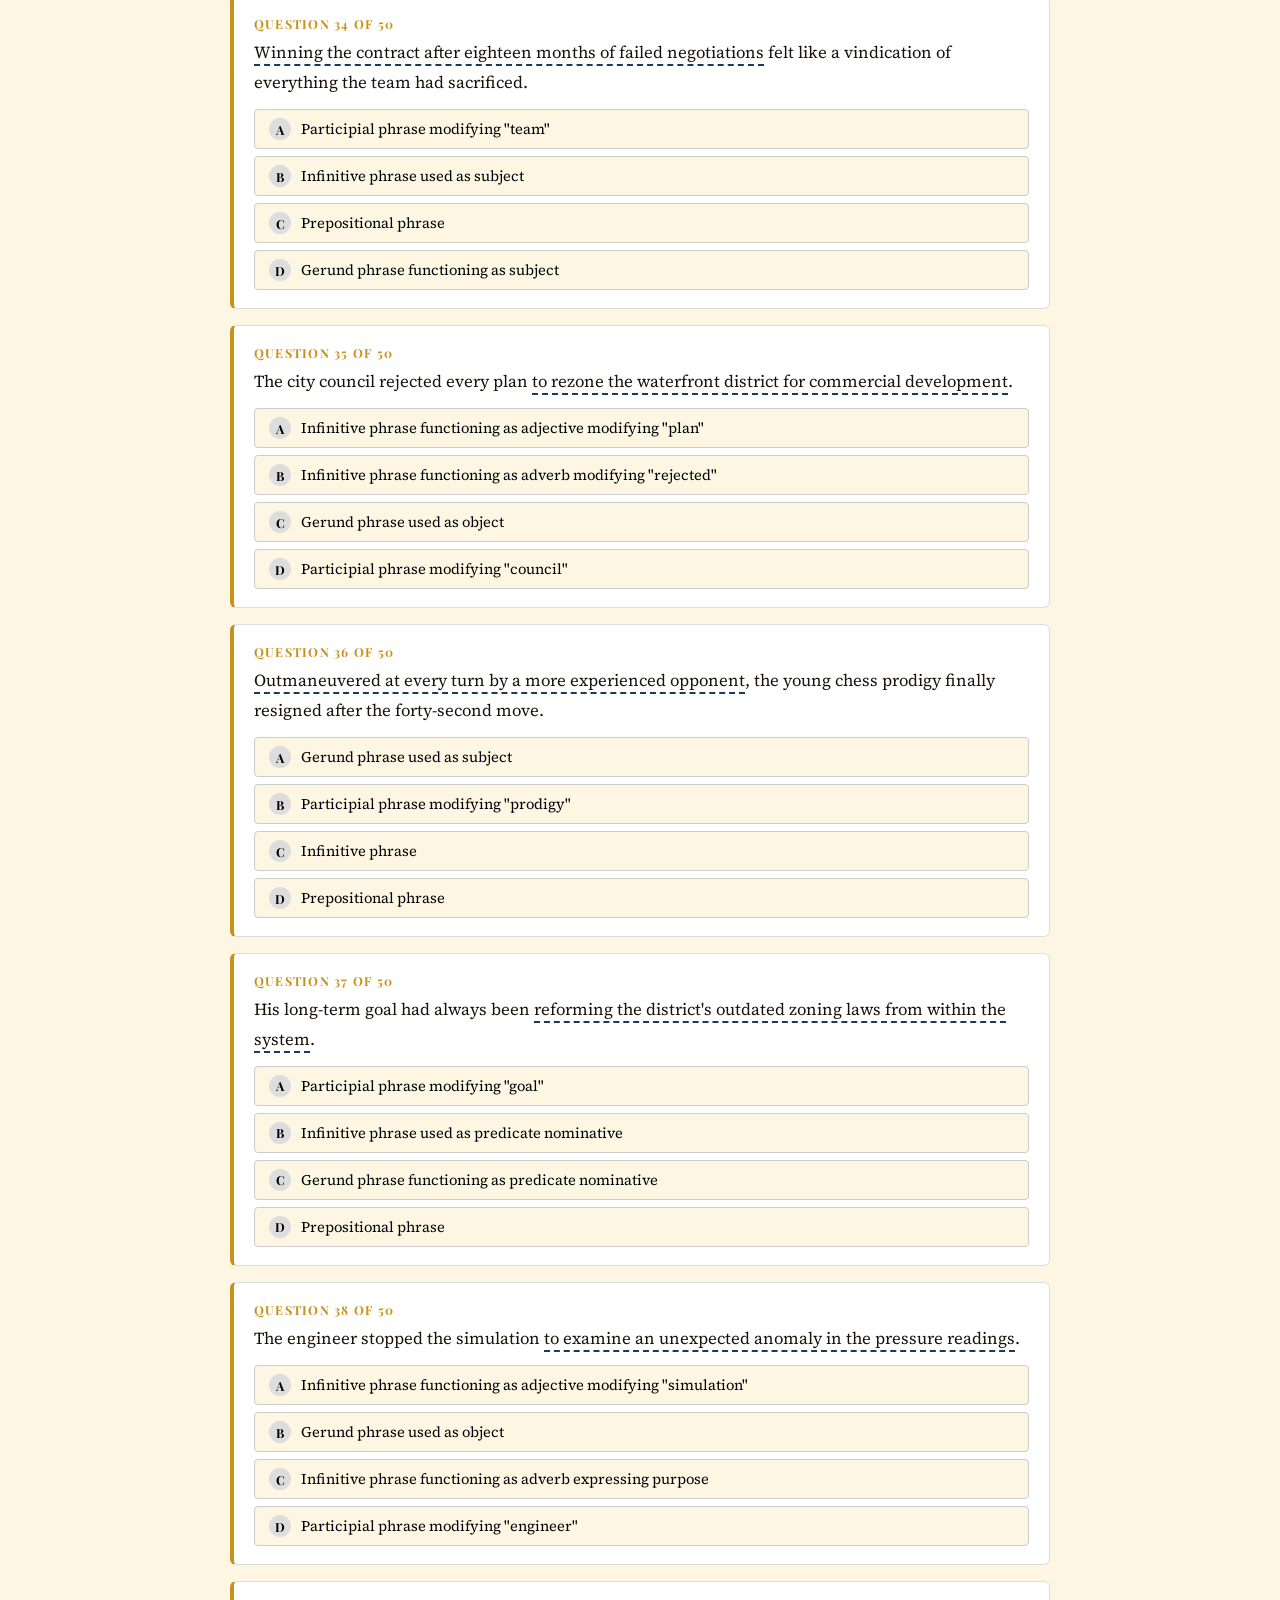
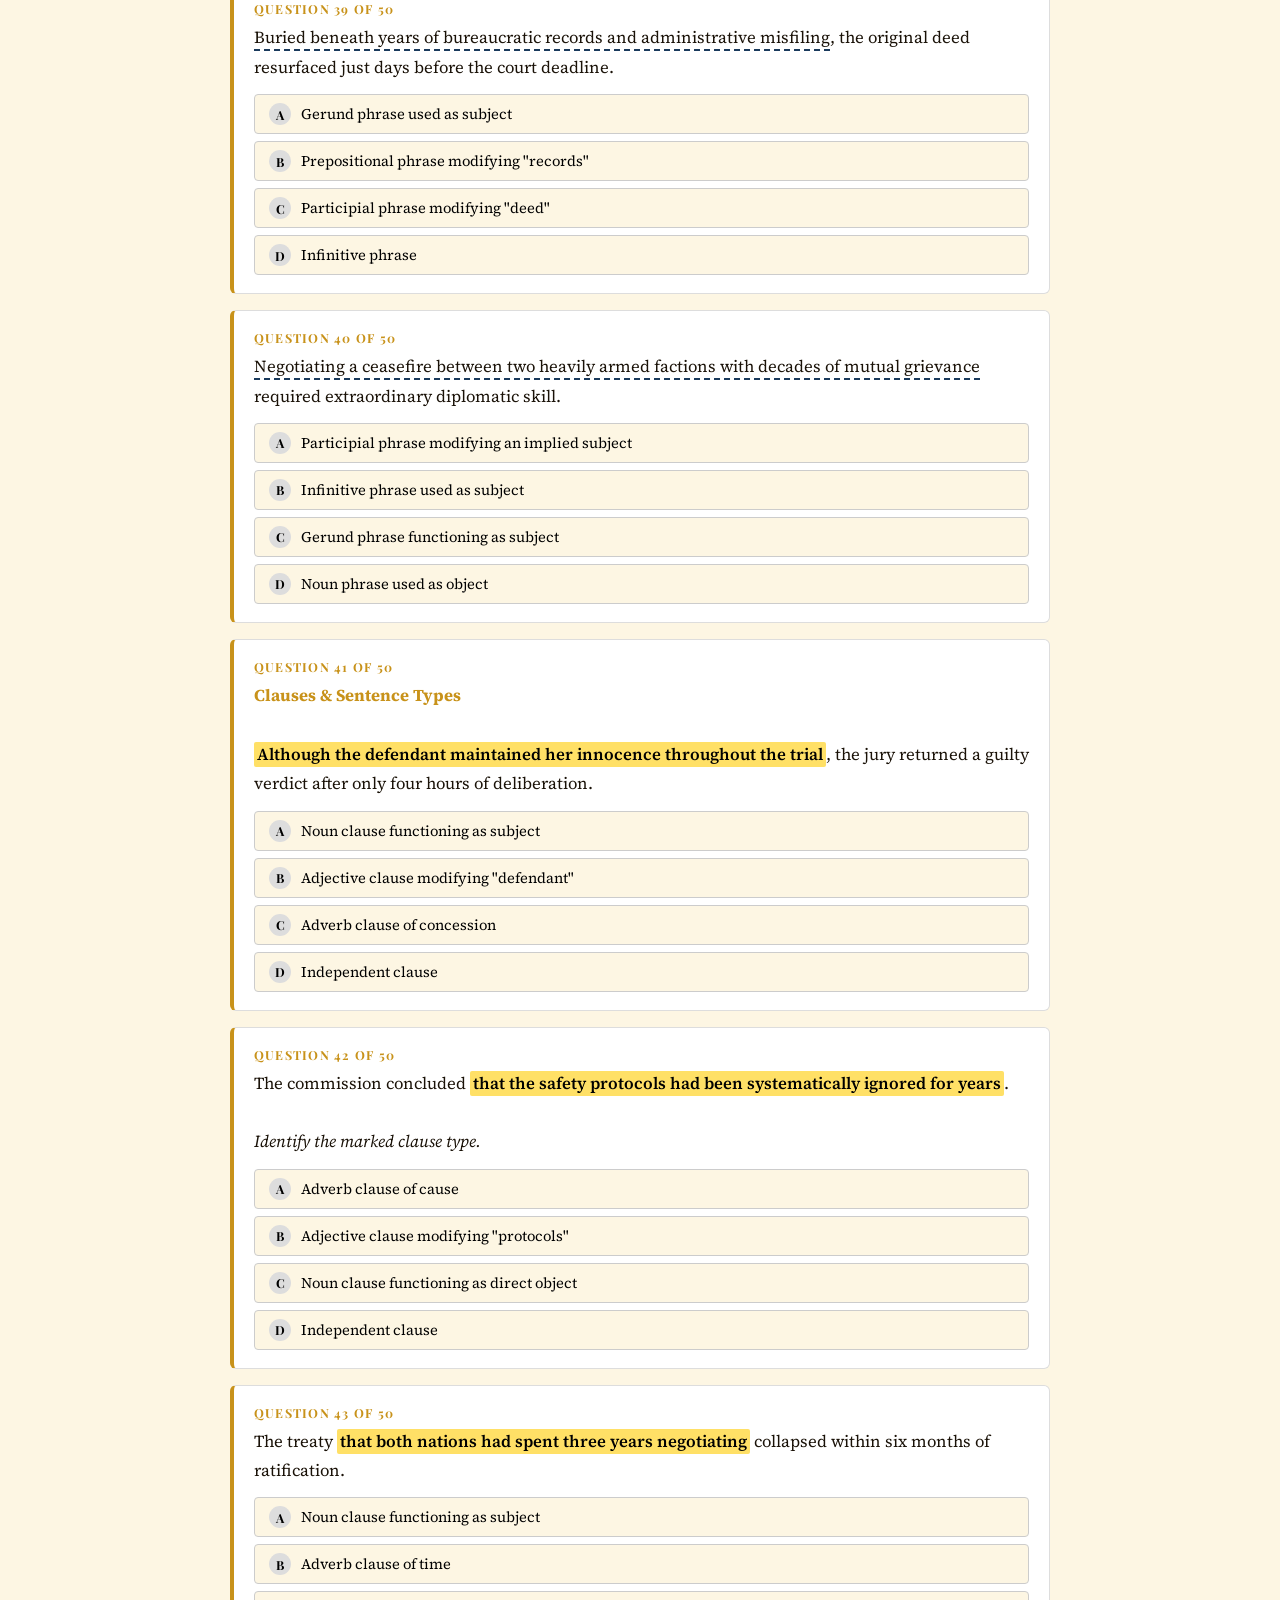
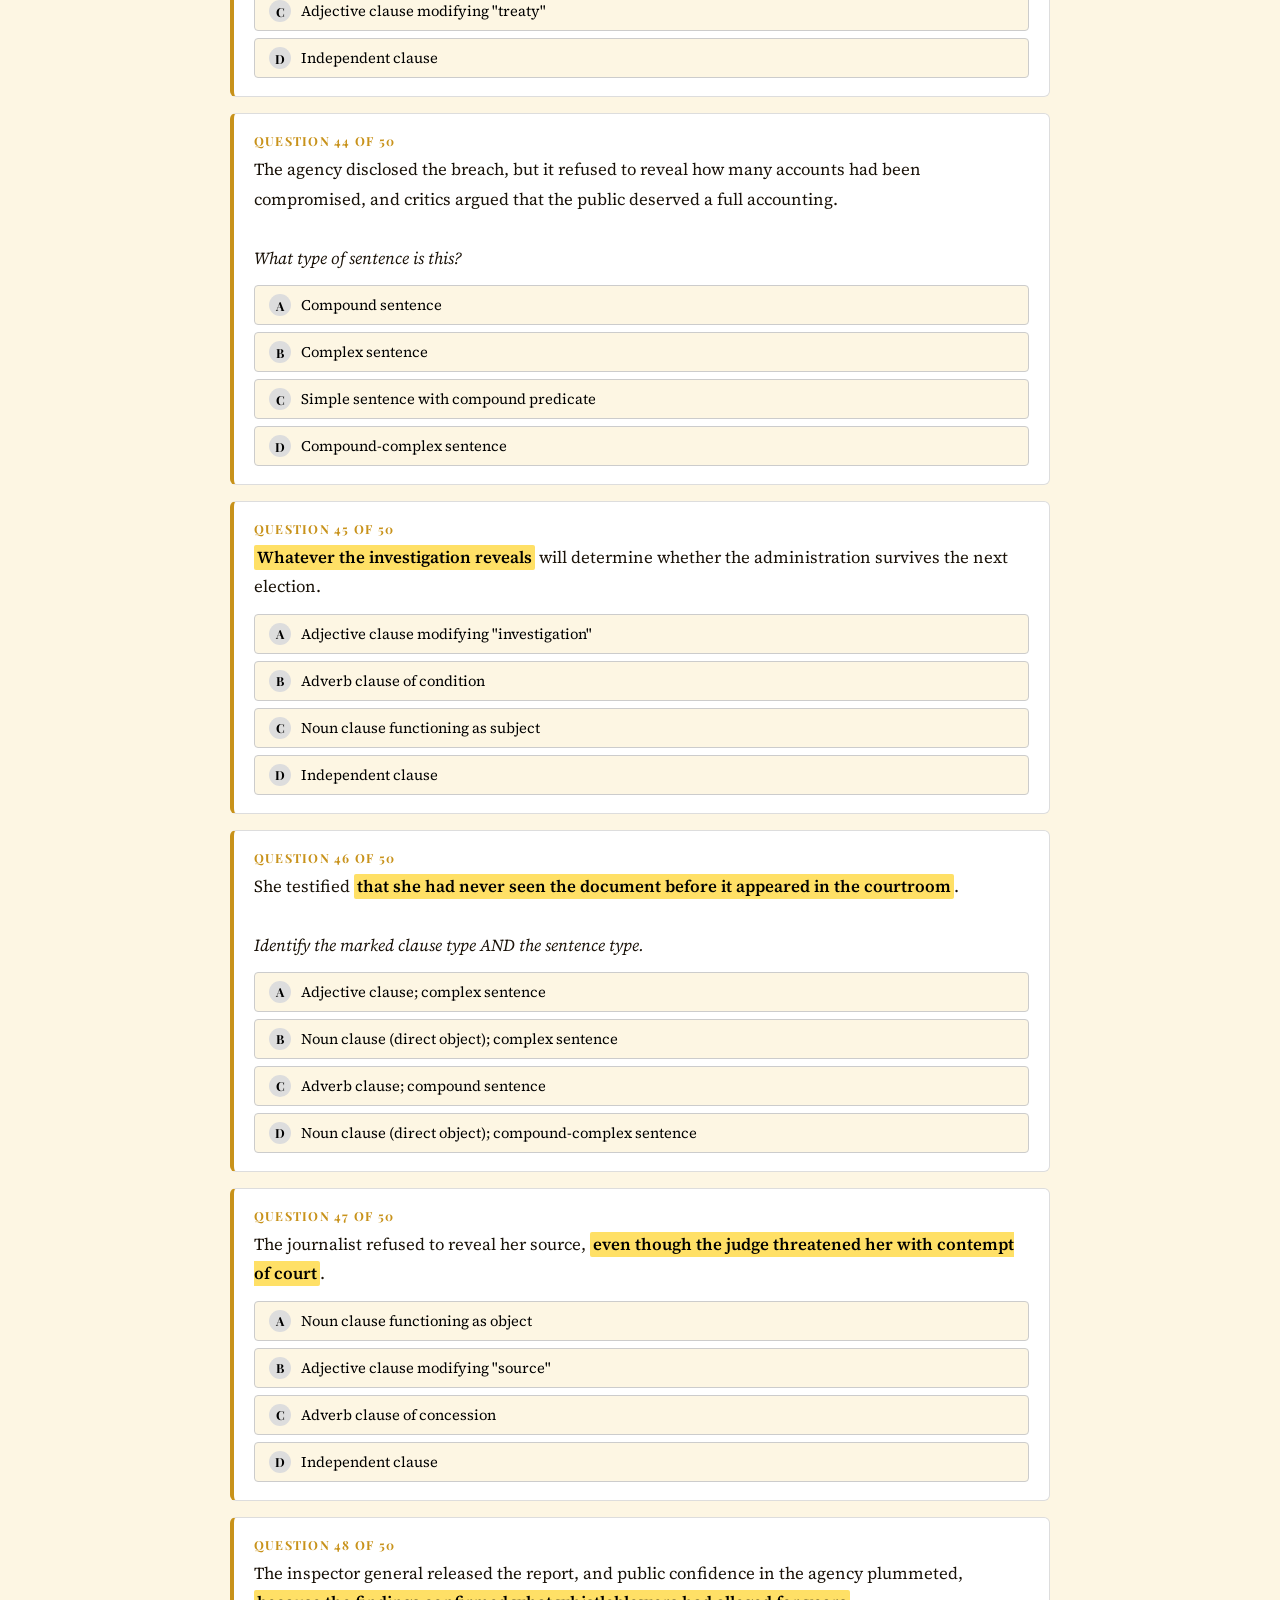
<file: worksheets/cumulative.html>
<!DOCTYPE html>
<html lang="en">
<head>
<meta charset="UTF-8">
<meta name="viewport" content="width=device-width, initial-scale=1">
<title>The Grand Challenge — Grammar Quest</title>
<link rel="stylesheet" href="../css/style.css">
<style>
  .topic-divider {
    font-family: 'Playfair Display', serif;
    font-size: 1rem;
    font-weight: 700;
    color: var(--gold);
    letter-spacing: 0.12em;
    text-transform: uppercase;
    margin: 32px 0 12px;
    padding-bottom: 6px;
    border-bottom: 2px solid var(--gold);
  }
  .worksheet-header { border-color: var(--gold); }
  .worksheet-header::before { border-color: var(--red); }
</style>
</head>
<body>

<header class="site-header">
  <h1>Grammar Quest</h1>
  <nav>
    <a href="../index.html">← Home</a>
    <a href="../leaderboard.html">🏆 Leaderboard</a>
  </nav>
</header>
<div class="scoreboard-bar" id="scoreboard-bar"></div>

<div class="page">
  <div class="worksheet-header">
    <span class="badge" style="background:var(--red)">Cumulative — 50 pts</span>
    <h2>The Grand Challenge</h2>
    <p class="subtitle">Parts of Speech · Parts of a Sentence · Phrases · Clauses & Sentence Types</p>
    <div class="meta">
      <span>📝 50 Questions</span>
      <span>⭐ 50 Points Possible</span>
      <span>🕐 ~60 minutes</span>
    </div>
  </div>

  <div class="student-id-section" id="student-id-section"></div>

  <div class="instructions">
    <strong>Directions:</strong> This worksheet covers <strong>all four grammar topics</strong>. Each question specifies what you are identifying. Read the sentence and the question carefully — some sentences test multiple skills at once. Questions are grouped by topic but increase in complexity throughout. Each correct answer is worth <strong>1 point</strong>.
  </div>

  <div class="progress-bar-wrap"><div class="progress-bar-fill" id="progress-fill" style="width:0%"></div></div>
  <div class="progress-text" id="progress-text">0 of 50 answered</div>

  <div id="questions-container"></div>

  <div style="margin-top:28px">
    <button class="submit-btn" id="submit-btn" disabled>Submit Grand Challenge</button>
  </div>
  <div class="results-panel" id="results-panel"></div>
</div>

<script src="../js/core.js"></script>
<script>

const QUESTIONS = [

  // ══ SECTION 1: PARTS OF SPEECH (Q1–15) ═══════════════════

  {
    text: `<em style="color:var(--gold);font-weight:700;font-style:normal">Parts of Speech</em><br><br>
    The journalist's <mark>relentless</mark> investigation eventually exposed the corruption at the highest levels of government.`,
    choices: [
      { label:'A', text:'Adverb modifying "investigation"' },
      { label:'B', text:'Adjective modifying "investigation"' },
      { label:'C', text:'Predicate adjective' },
      { label:'D', text:'Noun used as modifier' },
    ],
    correct: 1,
    explanation: '"Relentless" describes "investigation" — it is an adjective modifying the noun directly.'
  },
  {
    text: `The forensic team <mark>examined</mark> every surface of the abandoned warehouse before releasing their findings.`,
    choices: [
      { label:'A', text:'Intransitive action verb' },
      { label:'B', text:'Linking verb' },
      { label:'C', text:'Transitive action verb' },
      { label:'D', text:'Auxiliary verb' },
    ],
    correct: 2,
    explanation: '"Examined" is an action verb with a direct object — "every surface." That makes it transitive.'
  },
  {
    text: `<mark>Integrity</mark> cannot be borrowed, bought, or briefly performed for an audience — it must be lived consistently.`,
    choices: [
      { label:'A', text:'Proper, concrete noun' },
      { label:'B', text:'Collective noun' },
      { label:'C', text:'Common, abstract noun' },
      { label:'D', text:'Common, concrete noun' },
    ],
    correct: 2,
    explanation: '"Integrity" is a concept that cannot be physically perceived and is not a proper or group noun — a common abstract noun.'
  },
  {
    text: `The defense attorney spoke <mark>deliberately</mark>, pausing after each question to let the jury absorb every implication.`,
    choices: [
      { label:'A', text:'Adjective modifying "attorney"' },
      { label:'B', text:'Adverb modifying the adjective "each"' },
      { label:'C', text:'Adverb modifying the verb "spoke"' },
      { label:'D', text:'Adverb modifying "pausing"' },
    ],
    correct: 2,
    explanation: '"Deliberately" tells how she spoke — it modifies the verb "spoke."'
  },
  {
    text: `<mark>Whomever</mark> the ethics board appoints to lead the inquiry must have no prior affiliation with the company.`,
    choices: [
      { label:'A', text:'Interrogative pronoun in subject case' },
      { label:'B', text:'Relative pronoun in object case inside a noun clause' },
      { label:'C', text:'Relative pronoun in subject case' },
      { label:'D', text:'Demonstrative pronoun' },
    ],
    correct: 1,
    explanation: '"Whomever" is the object of "appoints" within the noun clause. Object case (whom-) is correct. The entire noun clause is the subject of "must have."'
  },
  {
    text: `The <mark>fleet</mark> assembled quietly in the harbor under cover of darkness, awaiting the signal to advance.`,
    choices: [
      { label:'A', text:'Common, abstract noun' },
      { label:'B', text:'Proper noun' },
      { label:'C', text:'Collective noun' },
      { label:'D', text:'Common, concrete noun (singular, non-collective)' },
    ],
    correct: 2,
    explanation: '"Fleet" refers to a group of ships acting as a single unit — the defining characteristic of a collective noun.'
  },
  {
    text: `The settlement terms were <mark>surprisingly</mark> generous given the strength of the plaintiff's case.`,
    choices: [
      { label:'A', text:'Adjective modifying "terms"' },
      { label:'B', text:'Adverb modifying the adjective "generous"' },
      { label:'C', text:'Adverb modifying the verb "were"' },
      { label:'D', text:'Adverb modifying "given"' },
    ],
    correct: 1,
    explanation: '"Surprisingly" answers "generous to what degree?" — it modifies the adjective "generous," not the verb.'
  },
  {
    text: `The negotiators <mark>conceded</mark> three key points before the other side would even agree to continue talks.`,
    choices: [
      { label:'A', text:'Intransitive action verb' },
      { label:'B', text:'Linking verb' },
      { label:'C', text:'Transitive action verb' },
      { label:'D', text:'Modal auxiliary verb' },
    ],
    correct: 2,
    explanation: '"Conceded" has a direct object — "three key points." An action verb with a direct object is transitive.'
  },
  {
    text: `<mark>Her</mark> testimony contradicted the timeline the prosecution had spent weeks establishing.`,
    choices: [
      { label:'A', text:'Personal pronoun in subject case' },
      { label:'B', text:'Possessive pronoun functioning as an adjective' },
      { label:'C', text:'Reflexive pronoun' },
      { label:'D', text:'Intensive pronoun' },
    ],
    correct: 1,
    explanation: '"Her" modifies the noun "testimony," indicating ownership — a possessive pronoun functioning as an adjective (also called a possessive determiner).'
  },
  {
    text: `The mountain trail <mark>winds</mark> through dense forest before opening onto a spectacular ridge.`,
    choices: [
      { label:'A', text:'Transitive action verb' },
      { label:'B', text:'Linking verb' },
      { label:'C', text:'Intransitive action verb' },
      { label:'D', text:'Auxiliary verb' },
    ],
    correct: 2,
    explanation: '"Winds" describes how the trail moves — it has no direct object receiving the action, making it intransitive.'
  },
  {
    text: `<mark>Accountability</mark>, once abandoned by those in power, rarely returns without significant public pressure.`,
    choices: [
      { label:'A', text:'Collective noun' },
      { label:'B', text:'Common, abstract noun' },
      { label:'C', text:'Proper noun' },
      { label:'D', text:'Common, concrete noun' },
    ],
    correct: 1,
    explanation: '"Accountability" is a concept — not something that can be physically touched or seen. It is a common abstract noun.'
  },
  {
    text: `The documentary portrayed the famine <mark>unflinchingly</mark>, refusing to soften its most harrowing images.`,
    choices: [
      { label:'A', text:'Adjective modifying "famine"' },
      { label:'B', text:'Adverb modifying the adjective "harrowing"' },
      { label:'C', text:'Adverb modifying the verb "portrayed"' },
      { label:'D', text:'Noun used as modifier' },
    ],
    correct: 2,
    explanation: '"Unflinchingly" tells how the documentary portrayed the famine — it modifies the verb "portrayed."'
  },
  {
    text: `The ocean <mark>looked</mark> deceptively calm from the shore, though the currents below were treacherous.`,
    choices: [
      { label:'A', text:'Transitive action verb' },
      { label:'B', text:'Intransitive action verb' },
      { label:'C', text:'Linking verb' },
      { label:'D', text:'Auxiliary verb' },
    ],
    correct: 2,
    explanation: '"Looked" links the subject "ocean" to the predicate adjective "calm" — a linking verb. You can test this by substituting "seemed": "The ocean seemed calm" works perfectly.'
  },
  {
    text: `<mark>Whoever</mark> leaked the confidential memo will face serious disciplinary consequences.`,
    choices: [
      { label:'A', text:'Interrogative pronoun' },
      { label:'B', text:'Relative pronoun in object case' },
      { label:'C', text:'Indefinite relative pronoun in subject case inside a noun clause' },
      { label:'D', text:'Demonstrative pronoun' },
    ],
    correct: 2,
    explanation: '"Whoever" is the subject of "leaked" within the noun clause "Whoever leaked the confidential memo." Subject case (who-) is correct here. The noun clause is the subject of "will face."'
  },
  {
    text: `The <mark>panel's</mark> decision to overturn the ruling surprised nearly every legal analyst who had followed the case.`,
    choices: [
      { label:'A', text:'Plural noun' },
      { label:'B', text:'Collective noun' },
      { label:'C', text:'Possessive noun' },
      { label:'D', text:'Common, abstract noun' },
    ],
    correct: 2,
    explanation: 'The apostrophe-s on "panel\'s" signals ownership — it is a possessive noun modifying "decision."'
  },

  // ══ SECTION 2: PARTS OF A SENTENCE (Q16–30) ══════════════

  {
    text: `<em style="color:var(--gold);font-weight:700;font-style:normal">Parts of a Sentence</em><br><br>
    The board of directors awarded <strong>the outgoing CEO</strong> a generous severance package and a formal letter of commendation.`,
    choices: [
      { label:'A', text:'Direct object' },
      { label:'B', text:'Object complement' },
      { label:'C', text:'Indirect object' },
      { label:'D', text:'Subject complement' },
    ],
    correct: 2,
    explanation: '"The outgoing CEO" tells us to whom the package was awarded — the indirect object. "Package" and "letter" are the direct objects.'
  },
  {
    text: `<strong>The committee's unanimous rejection of the proposal</strong> caught the project team completely off guard.`,
    choices: [
      { label:'A', text:'Simple subject' },
      { label:'B', text:'Complete predicate' },
      { label:'C', text:'Direct object' },
      { label:'D', text:'Complete subject' },
    ],
    correct: 3,
    explanation: 'The entire noun phrase "The committee\'s unanimous rejection of the proposal" — the head noun plus all its modifiers — is the complete subject.'
  },
  {
    text: `The verdict left the defendant's family <strong>utterly devastated and without any clear path forward</strong>.`,
    choices: [
      { label:'A', text:'Predicate adjective' },
      { label:'B', text:'Direct object' },
      { label:'C', text:'Object complement modifying the direct object' },
      { label:'D', text:'Adverb phrase modifying "left"' },
    ],
    correct: 2,
    explanation: '"Utterly devastated and without any clear path forward" describes the direct object "family" — telling us what condition the verdict left them in. This is an object complement.'
  },
  {
    text: `<strong>What the audit uncovered</strong> forced the company to restate three years of earnings.`,
    choices: [
      { label:'A', text:'Adjective clause modifying "audit"' },
      { label:'B', text:'Adverb clause modifying "forced"' },
      { label:'C', text:'Complete predicate' },
      { label:'D', text:'Noun clause functioning as subject' },
    ],
    correct: 3,
    explanation: '"What the audit uncovered" has its own subject and verb and acts as the subject of "forced" — a noun clause functioning as subject.'
  },
  {
    text: `The governor named <strong>the lieutenant governor</strong> interim director of the emergency management agency.`,
    choices: [
      { label:'A', text:'Indirect object' },
      { label:'B', text:'Direct object' },
      { label:'C', text:'Object complement' },
      { label:'D', text:'Predicate nominative' },
    ],
    correct: 1,
    explanation: '"The lieutenant governor" is directly acted upon by "named" — the direct object. "Interim director" is the object complement that renames her.'
  },
  {
    text: `The governor named the lieutenant governor <strong>interim director of the emergency management agency</strong>.`,
    choices: [
      { label:'A', text:'Indirect object' },
      { label:'B', text:'Direct object' },
      { label:'C', text:'Predicate nominative' },
      { label:'D', text:'Object complement renaming the direct object' },
    ],
    correct: 3,
    explanation: '"Interim director of the emergency management agency" renames the direct object "lieutenant governor" — an object complement (predicate nominative type after the object).'
  },
  {
    text: `The water quality report proved the city's drinking supply <strong>dangerously contaminated</strong>.`,
    choices: [
      { label:'A', text:'Subject complement' },
      { label:'B', text:'Object complement describing the direct object' },
      { label:'C', text:'Adverb phrase modifying "proved"' },
      { label:'D', text:'Direct object' },
    ],
    correct: 1,
    explanation: '"Dangerously contaminated" describes the direct object "supply" — an object complement telling us what the report proved the supply to be.'
  },
  {
    text: `It was <strong>she</strong> who first identified the flaw in the structural calculations.`,
    choices: [
      { label:'A', text:'Direct object' },
      { label:'B', text:'Indirect object' },
      { label:'C', text:'Predicate nominative (subject complement)' },
      { label:'D', text:'Object complement' },
    ],
    correct: 2,
    explanation: '"She" (subject case) follows the linking verb "was" and identifies the subject "It" — a predicate nominative. The subject case confirms this complement role.'
  },
  {
    text: `The researchers sent <strong>the public health agency</strong> their preliminary findings three weeks before the official publication date.`,
    choices: [
      { label:'A', text:'Direct object' },
      { label:'B', text:'Indirect object' },
      { label:'C', text:'Object complement' },
      { label:'D', text:'Subject complement' },
    ],
    correct: 1,
    explanation: '"The public health agency" tells us to whom the findings were sent — the indirect object. "Findings" is the direct object.'
  },
  {
    text: `<strong>Rebuilding trust after such a public betrayal</strong> would take years of sustained, transparent effort.`,
    choices: [
      { label:'A', text:'Complete predicate' },
      { label:'B', text:'Noun clause functioning as subject' },
      { label:'C', text:'Gerund phrase functioning as subject' },
      { label:'D', text:'Prepositional phrase' },
    ],
    correct: 2,
    explanation: '"Rebuilding trust after such a public betrayal" uses a gerund ("Rebuilding") as the head of a phrase that functions as the subject of "would take."'
  },
  {
    text: `The crisis rendered the administration's original five-year plan <strong>completely obsolete</strong>.`,
    choices: [
      { label:'A', text:'Predicate adjective' },
      { label:'B', text:'Adverb phrase' },
      { label:'C', text:'Direct object' },
      { label:'D', text:'Object complement describing the direct object' },
    ],
    correct: 3,
    explanation: '"Completely obsolete" describes the direct object "plan" — an object complement telling us what the crisis rendered it.'
  },
  {
    text: `<strong>Decades of underfunded infrastructure and deferred maintenance</strong> finally caught up with the aging transit system.`,
    choices: [
      { label:'A', text:'Direct object' },
      { label:'B', text:'Complete subject' },
      { label:'C', text:'Simple subject' },
      { label:'D', text:'Complete predicate' },
    ],
    correct: 1,
    explanation: 'The entire noun phrase — "Decades of underfunded infrastructure and deferred maintenance" — is the complete subject, including the head noun "Decades" and all its modifiers.'
  },
  {
    text: `The professor considered <strong>her</strong> the most gifted student she had taught in thirty years.`,
    choices: [
      { label:'A', text:'Indirect object' },
      { label:'B', text:'Subject complement' },
      { label:'C', text:'Object complement' },
      { label:'D', text:'Direct object' },
    ],
    correct: 3,
    explanation: '"Her" receives the action of "considered" — the direct object. "The most gifted student she had taught in thirty years" is the object complement that renames her.'
  },
  {
    text: `The treaty's language remained <strong>deliberately vague on the question of territorial boundaries</strong>.`,
    choices: [
      { label:'A', text:'Direct object' },
      { label:'B', text:'Subject complement (predicate adjective phrase)' },
      { label:'C', text:'Object complement' },
      { label:'D', text:'Complete subject' },
    ],
    correct: 1,
    explanation: '"Deliberately vague on the question of territorial boundaries" follows the linking verb "remained" and describes the subject "language" — a predicate adjective phrase, which is a subject complement.'
  },
  {
    text: `<strong>To whom the anonymous letter was addressed</strong> remained a matter of intense speculation for weeks.`,
    choices: [
      { label:'A', text:'Adjective clause modifying "letter"' },
      { label:'B', text:'Adverb clause modifying "remained"' },
      { label:'C', text:'Noun clause functioning as subject' },
      { label:'D', text:'Complete predicate' },
    ],
    correct: 2,
    explanation: '"To whom the anonymous letter was addressed" is a noun clause — containing its own subject and verb — that functions as the subject of "remained."'
  },

  // ══ SECTION 3: PHRASES (Q31–40) ══════════════════════════

  {
    text: `<em style="color:var(--gold);font-weight:700;font-style:normal">Phrases</em><br><br>
    <span style="border-bottom:2.5px dashed var(--blue)">Testifying before Congress without legal counsel</span> was a decision she would later deeply regret.`,
    choices: [
      { label:'A', text:'Infinitive phrase used as subject' },
      { label:'B', text:'Participial phrase modifying "she"' },
      { label:'C', text:'Gerund phrase functioning as subject' },
      { label:'D', text:'Prepositional phrase' },
    ],
    correct: 2,
    explanation: '"Testifying before Congress without legal counsel" uses the gerund "Testifying" as the head of a phrase that functions as the subject of "was."'
  },
  {
    text: `She paused at the podium, <span style="border-bottom:2.5px dashed var(--blue)">visibly shaken by the unexpected question</span>.`,
    choices: [
      { label:'A', text:'Gerund phrase' },
      { label:'B', text:'Participial phrase modifying "she"' },
      { label:'C', text:'Infinitive phrase' },
      { label:'D', text:'Prepositional phrase' },
    ],
    correct: 1,
    explanation: '"Visibly shaken by the unexpected question" uses a past participle and modifies "she" — a participial phrase.'
  },
  {
    text: `The administration had only one viable option: <span style="border-bottom:2.5px dashed var(--blue)">to negotiate directly with the opposition leadership</span>.`,
    choices: [
      { label:'A', text:'Gerund phrase used as subject' },
      { label:'B', text:'Participial phrase modifying "administration"' },
      { label:'C', text:'Infinitive phrase functioning as appositive' },
      { label:'D', text:'Prepositional phrase' },
    ],
    correct: 2,
    explanation: '"To negotiate directly with the opposition leadership" is an infinitive phrase that renames and specifies "option" — functioning as an appositive.'
  },
  {
    text: `<span style="border-bottom:2.5px dashed var(--blue)">Winning the contract after eighteen months of failed negotiations</span> felt like a vindication of everything the team had sacrificed.`,
    choices: [
      { label:'A', text:'Participial phrase modifying "team"' },
      { label:'B', text:'Infinitive phrase used as subject' },
      { label:'C', text:'Prepositional phrase' },
      { label:'D', text:'Gerund phrase functioning as subject' },
    ],
    correct: 3,
    explanation: '"Winning the contract after eighteen months of failed negotiations" uses the gerund "Winning" as the subject of "felt."'
  },
  {
    text: `The city council rejected every plan <span style="border-bottom:2.5px dashed var(--blue)">to rezone the waterfront district for commercial development</span>.`,
    choices: [
      { label:'A', text:'Infinitive phrase functioning as adjective modifying "plan"' },
      { label:'B', text:'Infinitive phrase functioning as adverb modifying "rejected"' },
      { label:'C', text:'Gerund phrase used as object' },
      { label:'D', text:'Participial phrase modifying "council"' },
    ],
    correct: 0,
    explanation: '"To rezone the waterfront district for commercial development" modifies "plan," specifying what kind of plan was rejected — an infinitive phrase functioning as an adjective.'
  },
  {
    text: `<span style="border-bottom:2.5px dashed var(--blue)">Outmaneuvered at every turn by a more experienced opponent</span>, the young chess prodigy finally resigned after the forty-second move.`,
    choices: [
      { label:'A', text:'Gerund phrase used as subject' },
      { label:'B', text:'Participial phrase modifying "prodigy"' },
      { label:'C', text:'Infinitive phrase' },
      { label:'D', text:'Prepositional phrase' },
    ],
    correct: 1,
    explanation: '"Outmaneuvered at every turn by a more experienced opponent" uses a past participle and modifies "prodigy" — a participial phrase.'
  },
  {
    text: `His long-term goal had always been <span style="border-bottom:2.5px dashed var(--blue)">reforming the district's outdated zoning laws from within the system</span>.`,
    choices: [
      { label:'A', text:'Participial phrase modifying "goal"' },
      { label:'B', text:'Infinitive phrase used as predicate nominative' },
      { label:'C', text:'Gerund phrase functioning as predicate nominative' },
      { label:'D', text:'Prepositional phrase' },
    ],
    correct: 2,
    explanation: '"Reforming the district\'s outdated zoning laws from within the system" is a gerund phrase following the linking verb "been" — it renames "goal," functioning as a predicate nominative.'
  },
  {
    text: `The engineer stopped the simulation <span style="border-bottom:2.5px dashed var(--blue)">to examine an unexpected anomaly in the pressure readings</span>.`,
    choices: [
      { label:'A', text:'Infinitive phrase functioning as adjective modifying "simulation"' },
      { label:'B', text:'Gerund phrase used as object' },
      { label:'C', text:'Infinitive phrase functioning as adverb expressing purpose' },
      { label:'D', text:'Participial phrase modifying "engineer"' },
    ],
    correct: 2,
    explanation: '"To examine an unexpected anomaly in the pressure readings" explains why she stopped the simulation — an infinitive phrase functioning as an adverb expressing purpose.'
  },
  {
    text: `<span style="border-bottom:2.5px dashed var(--blue)">Buried beneath years of bureaucratic records and administrative misfiling</span>, the original deed resurfaced just days before the court deadline.`,
    choices: [
      { label:'A', text:'Gerund phrase used as subject' },
      { label:'B', text:'Prepositional phrase modifying "records"' },
      { label:'C', text:'Participial phrase modifying "deed"' },
      { label:'D', text:'Infinitive phrase' },
    ],
    correct: 2,
    explanation: '"Buried beneath years of bureaucratic records and administrative misfiling" uses a past participle and modifies "deed" — a participial phrase.'
  },
  {
    text: `<span style="border-bottom:2.5px dashed var(--blue)">Negotiating a ceasefire between two heavily armed factions with decades of mutual grievance</span> required extraordinary diplomatic skill.`,
    choices: [
      { label:'A', text:'Participial phrase modifying an implied subject' },
      { label:'B', text:'Infinitive phrase used as subject' },
      { label:'C', text:'Gerund phrase functioning as subject' },
      { label:'D', text:'Noun phrase used as object' },
    ],
    correct: 2,
    explanation: '"Negotiating a ceasefire between two heavily armed factions with decades of mutual grievance" uses the gerund "Negotiating" as the subject of "required."'
  },

  // ══ SECTION 4: CLAUSES & SENTENCE TYPES (Q41–50) ═════════

  {
    text: `<em style="color:var(--gold);font-weight:700;font-style:normal">Clauses &amp; Sentence Types</em><br><br>
    <mark>Although the defendant maintained her innocence throughout the trial</mark>, the jury returned a guilty verdict after only four hours of deliberation.`,
    choices: [
      { label:'A', text:'Noun clause functioning as subject' },
      { label:'B', text:'Adjective clause modifying "defendant"' },
      { label:'C', text:'Adverb clause of concession' },
      { label:'D', text:'Independent clause' },
    ],
    correct: 2,
    explanation: '"Although the defendant maintained her innocence throughout the trial" is introduced by the subordinating conjunction "although" and concedes a point while the main clause contradicts it — an adverb clause of concession.'
  },
  {
    text: `The commission concluded <mark>that the safety protocols had been systematically ignored for years</mark>. <br><br><em>Identify the marked clause type.</em>`,
    choices: [
      { label:'A', text:'Adverb clause of cause' },
      { label:'B', text:'Adjective clause modifying "protocols"' },
      { label:'C', text:'Noun clause functioning as direct object' },
      { label:'D', text:'Independent clause' },
    ],
    correct: 2,
    explanation: '"That the safety protocols had been systematically ignored for years" is the object of "concluded" — a noun clause functioning as a direct object.'
  },
  {
    text: `The treaty <mark>that both nations had spent three years negotiating</mark> collapsed within six months of ratification.`,
    choices: [
      { label:'A', text:'Noun clause functioning as subject' },
      { label:'B', text:'Adverb clause of time' },
      { label:'C', text:'Adjective clause modifying "treaty"' },
      { label:'D', text:'Independent clause' },
    ],
    correct: 2,
    explanation: '"That both nations had spent three years negotiating" is introduced by the relative pronoun "that" and modifies "treaty" — an adjective (relative) clause.'
  },
  {
    text: `The agency disclosed the breach, but it refused to reveal how many accounts had been compromised, and critics argued that the public deserved a full accounting. <br><br><em>What type of sentence is this?</em>`,
    choices: [
      { label:'A', text:'Compound sentence' },
      { label:'B', text:'Complex sentence' },
      { label:'C', text:'Simple sentence with compound predicate' },
      { label:'D', text:'Compound-complex sentence' },
    ],
    correct: 3,
    explanation: 'Three independent clauses are present, joined by "but" and "and," plus subordinate noun clauses embedded within them — compound-complex.'
  },
  {
    text: `<mark>Whatever the investigation reveals</mark> will determine whether the administration survives the next election.`,
    choices: [
      { label:'A', text:'Adjective clause modifying "investigation"' },
      { label:'B', text:'Adverb clause of condition' },
      { label:'C', text:'Noun clause functioning as subject' },
      { label:'D', text:'Independent clause' },
    ],
    correct: 2,
    explanation: '"Whatever the investigation reveals" is a noun clause — "whatever" is an indefinite relative pronoun, and the whole clause acts as the subject of "will determine."'
  },
  {
    text: `She testified <mark>that she had never seen the document before it appeared in the courtroom</mark>. <br><br><em>Identify the marked clause type AND the sentence type.</em>`,
    choices: [
      { label:'A', text:'Adjective clause; complex sentence' },
      { label:'B', text:'Noun clause (direct object); complex sentence' },
      { label:'C', text:'Adverb clause; compound sentence' },
      { label:'D', text:'Noun clause (direct object); compound-complex sentence' },
    ],
    correct: 1,
    explanation: '"That she had never seen the document before it appeared in the courtroom" is the direct object of "testified" — a noun clause. One independent clause plus this subordinate clause = complex sentence.'
  },
  {
    text: `The journalist refused to reveal her source, <mark>even though the judge threatened her with contempt of court</mark>.`,
    choices: [
      { label:'A', text:'Noun clause functioning as object' },
      { label:'B', text:'Adjective clause modifying "source"' },
      { label:'C', text:'Adverb clause of concession' },
      { label:'D', text:'Independent clause' },
    ],
    correct: 2,
    explanation: '"Even though the judge threatened her with contempt of court" is introduced by the subordinating conjunction "even though" and expresses a concession — an adverb clause of concession.'
  },
  {
    text: `The inspector general released the report, and public confidence in the agency plummeted, <mark>because the findings confirmed what whistleblowers had alleged for years</mark>. <br><br><em>Identify the marked clause type AND the sentence type.</em>`,
    choices: [
      { label:'A', text:'Noun clause (subject); compound sentence' },
      { label:'B', text:'Adverb clause of cause; compound-complex sentence' },
      { label:'C', text:'Adjective clause modifying "report"; complex sentence' },
      { label:'D', text:'Adverb clause of concession; compound sentence' },
    ],
    correct: 1,
    explanation: '"Because the findings confirmed what whistleblowers had alleged for years" is an adverb clause of cause. Two independent clauses joined by "and" plus this subordinate clause = compound-complex.'
  },
  {
    text: `<mark>Wherever credible evidence of wrongdoing exists</mark>, investigators have an obligation to follow it regardless of where it leads.`,
    choices: [
      { label:'A', text:'Noun clause functioning as subject' },
      { label:'B', text:'Adjective clause modifying "evidence"' },
      { label:'C', text:'Independent clause' },
      { label:'D', text:'Adverb clause of place' },
    ],
    correct: 3,
    explanation: '"Wherever credible evidence of wrongdoing exists" is introduced by the subordinating adverb "wherever" and tells where investigators have an obligation — an adverb clause of place.'
  },
  {
    text: `The senator insisted <mark>that the vote be delayed until all members had reviewed the full text of the bill</mark>, yet the majority leader called the session to order anyway, and the measure passed by a single vote. <br><br><em>Identify the marked clause type AND the sentence type.</em>`,
    choices: [
      { label:'A', text:'Adverb clause of condition; complex sentence' },
      { label:'B', text:'Adjective clause modifying "vote"; compound sentence' },
      { label:'C', text:'Noun clause (direct object); compound-complex sentence' },
      { label:'D', text:'Noun clause (subject); compound-complex sentence' },
    ],
    correct: 2,
    explanation: '"That the vote be delayed until all members had reviewed the full text of the bill" is the direct object of "insisted" — a noun clause. Two independent clauses joined by "yet" plus this subordinate clause = compound-complex.'
  },
];
GG.initStudentWidget();
GG.runWorksheet({
  worksheetId: 'cumulative',
  questions: QUESTIONS,
  pointsEach: 1,   // 50 × 1 = 50 pts max
  onComplete: null,
});
</script>
</body>
</html>
</file>
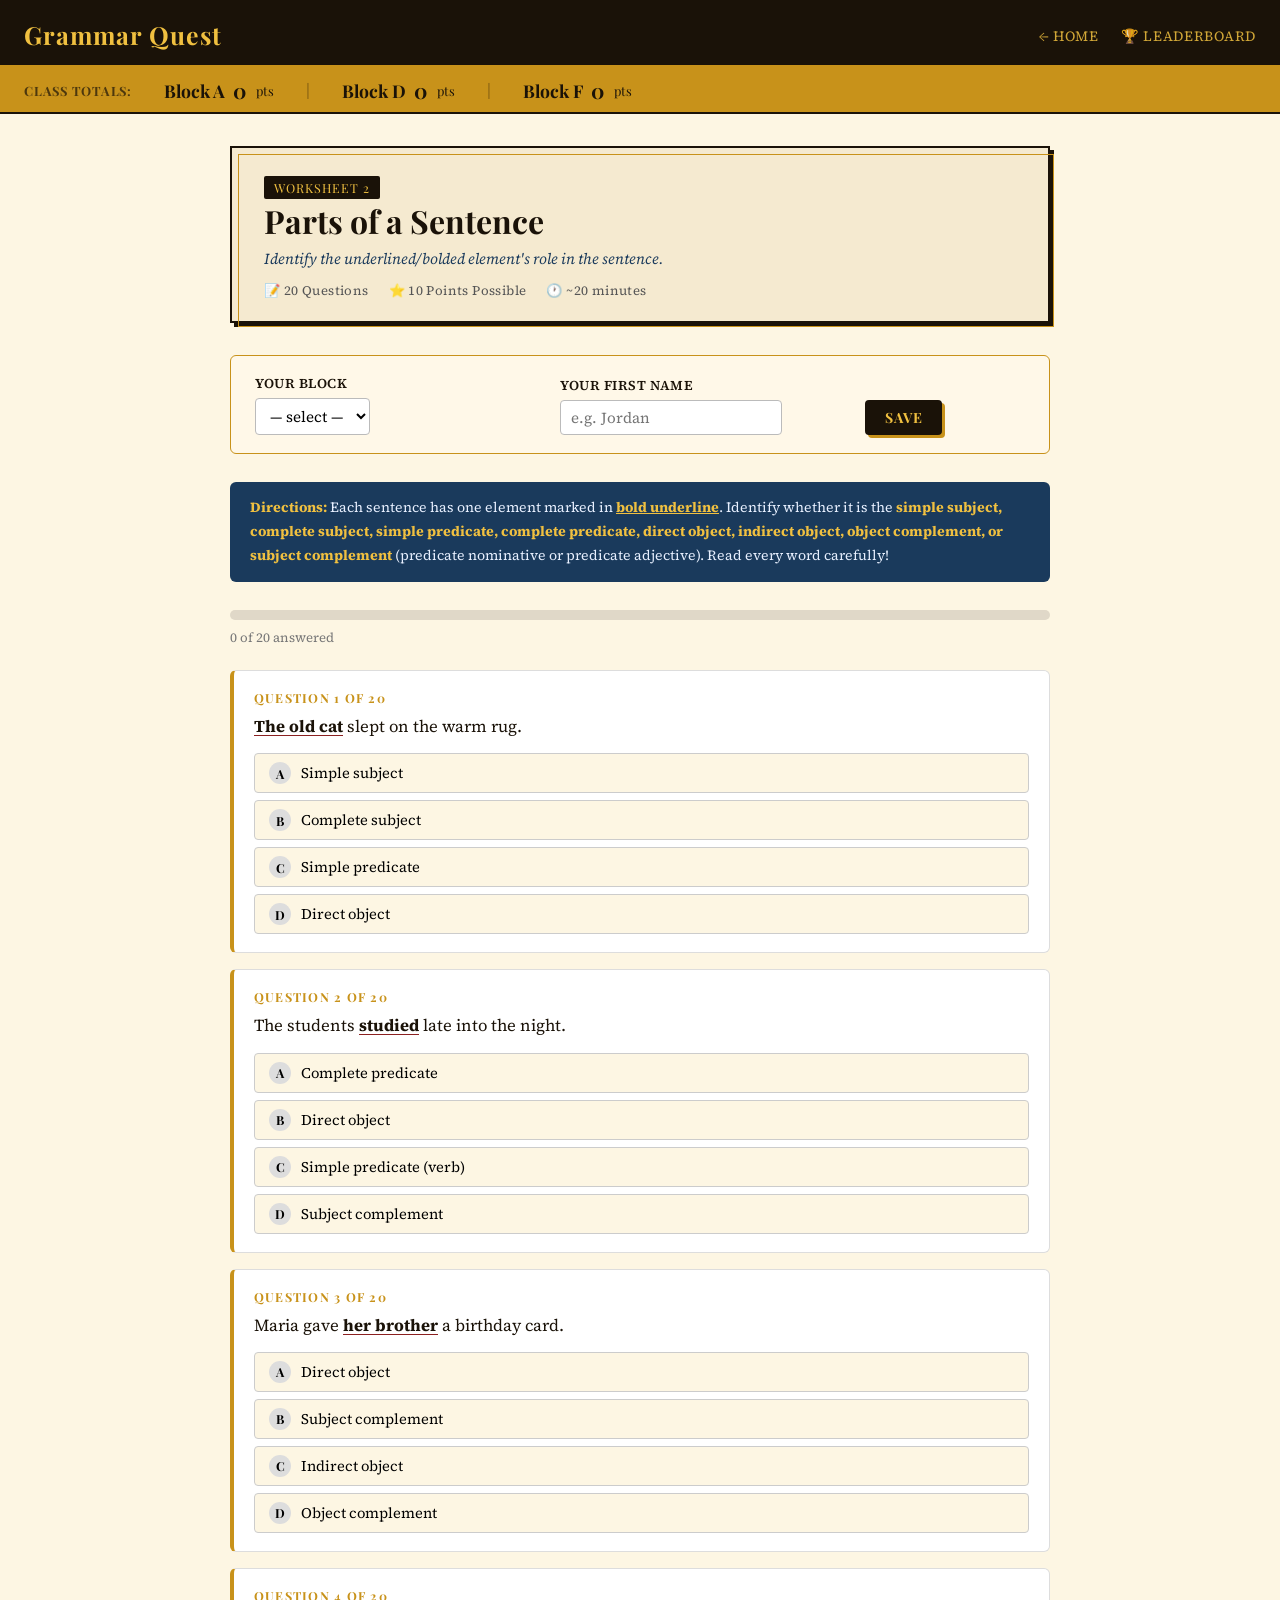
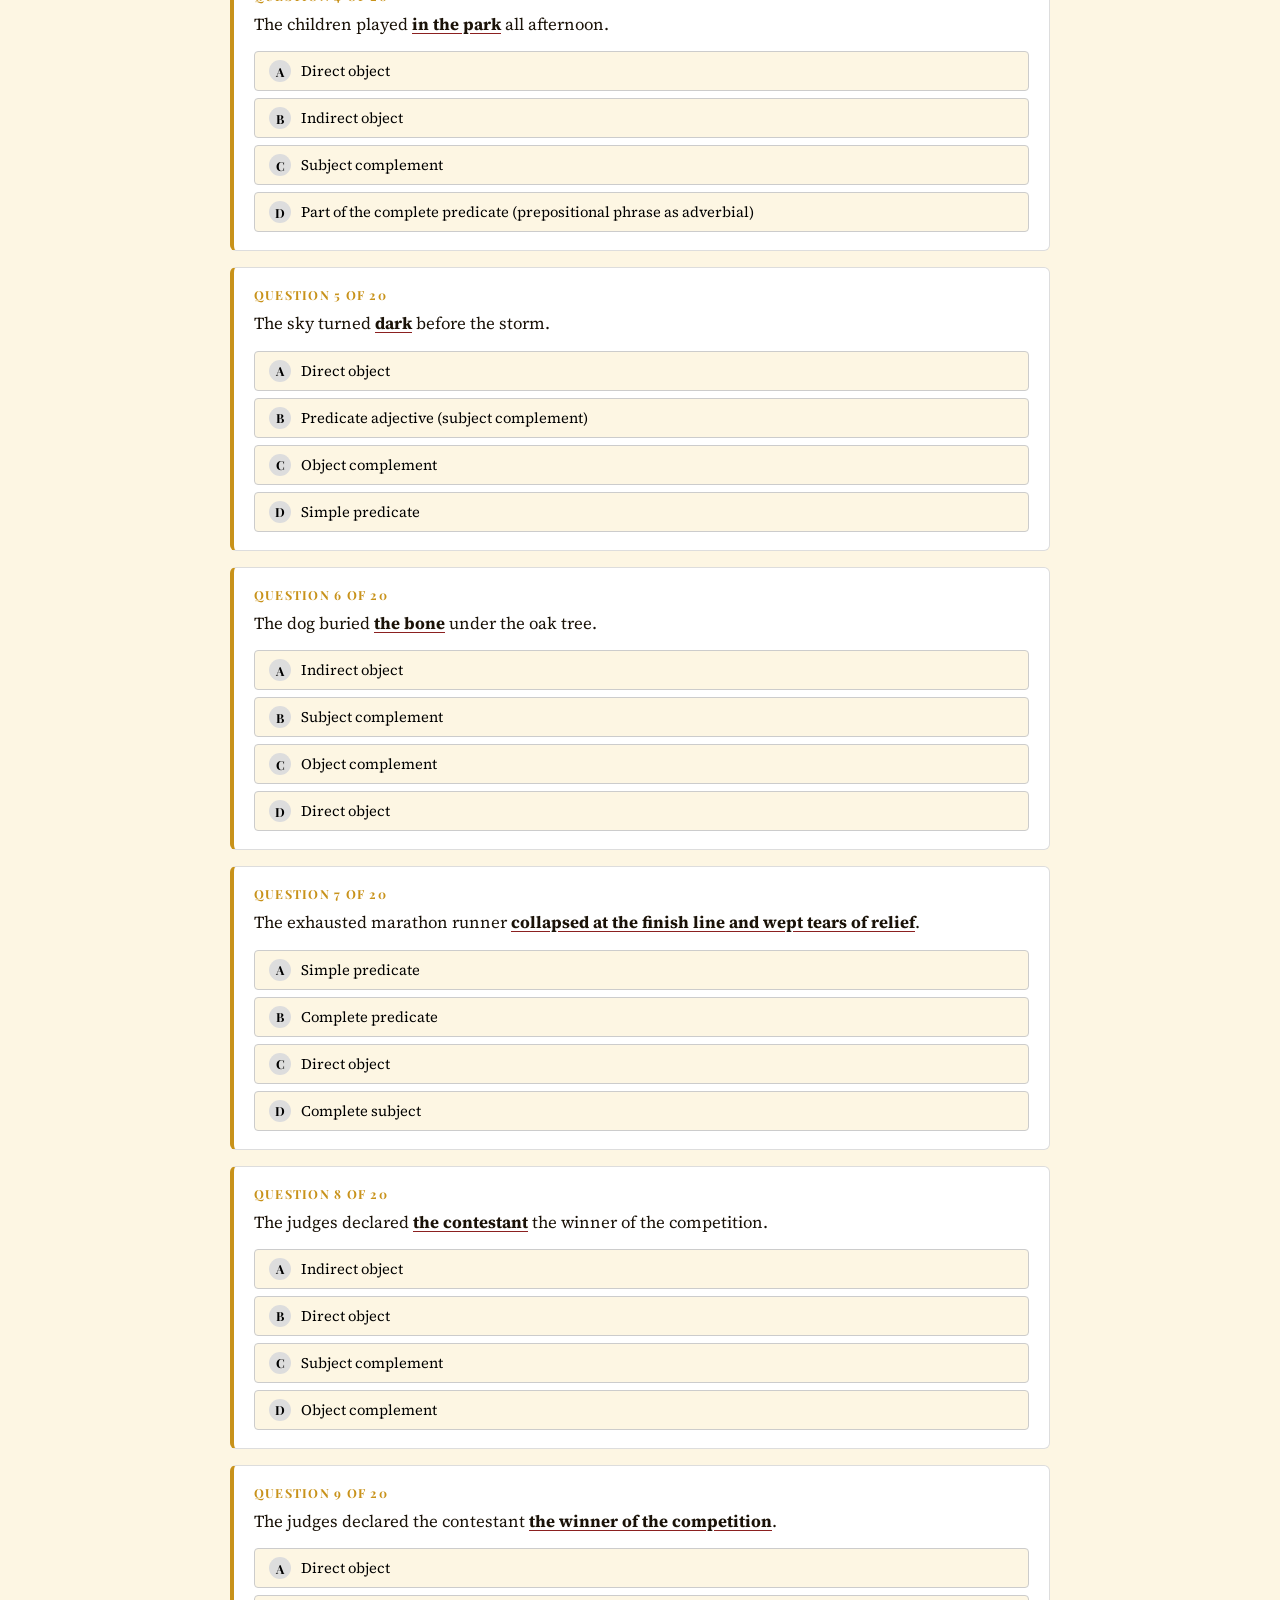
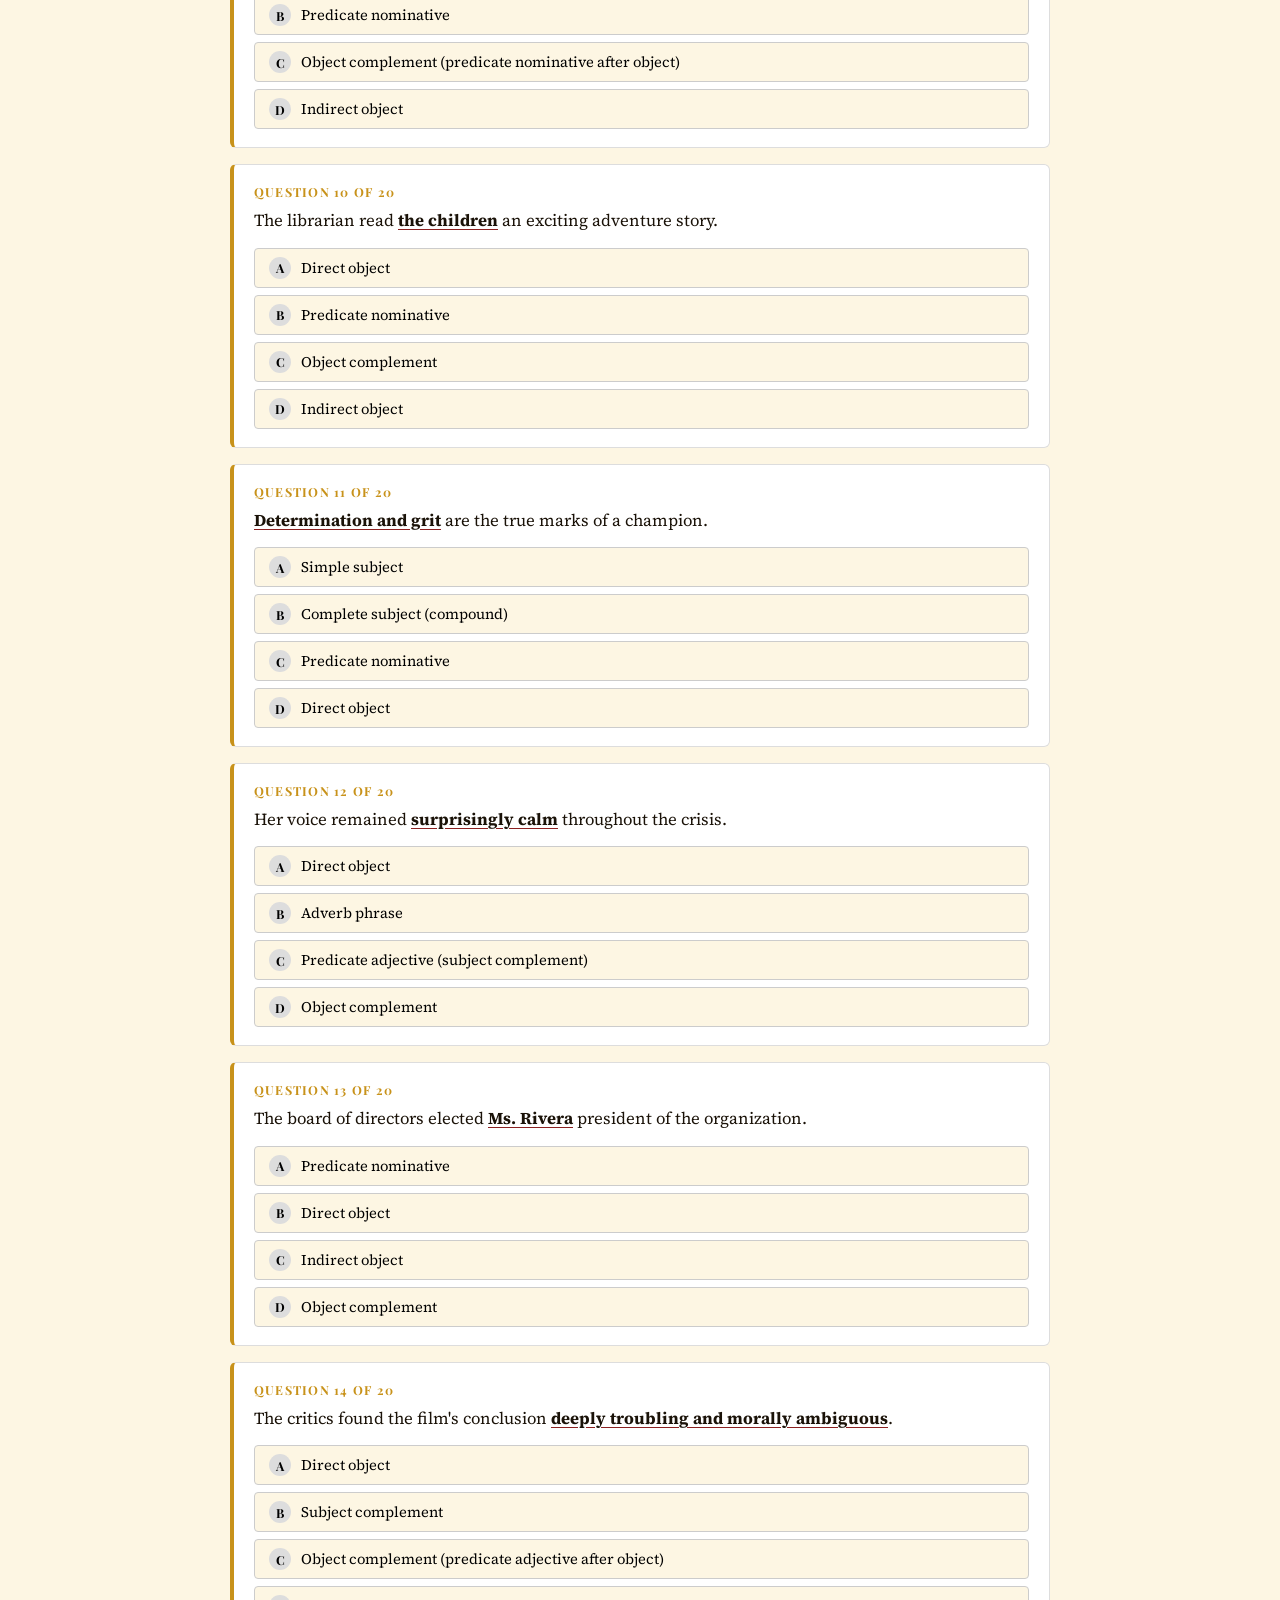
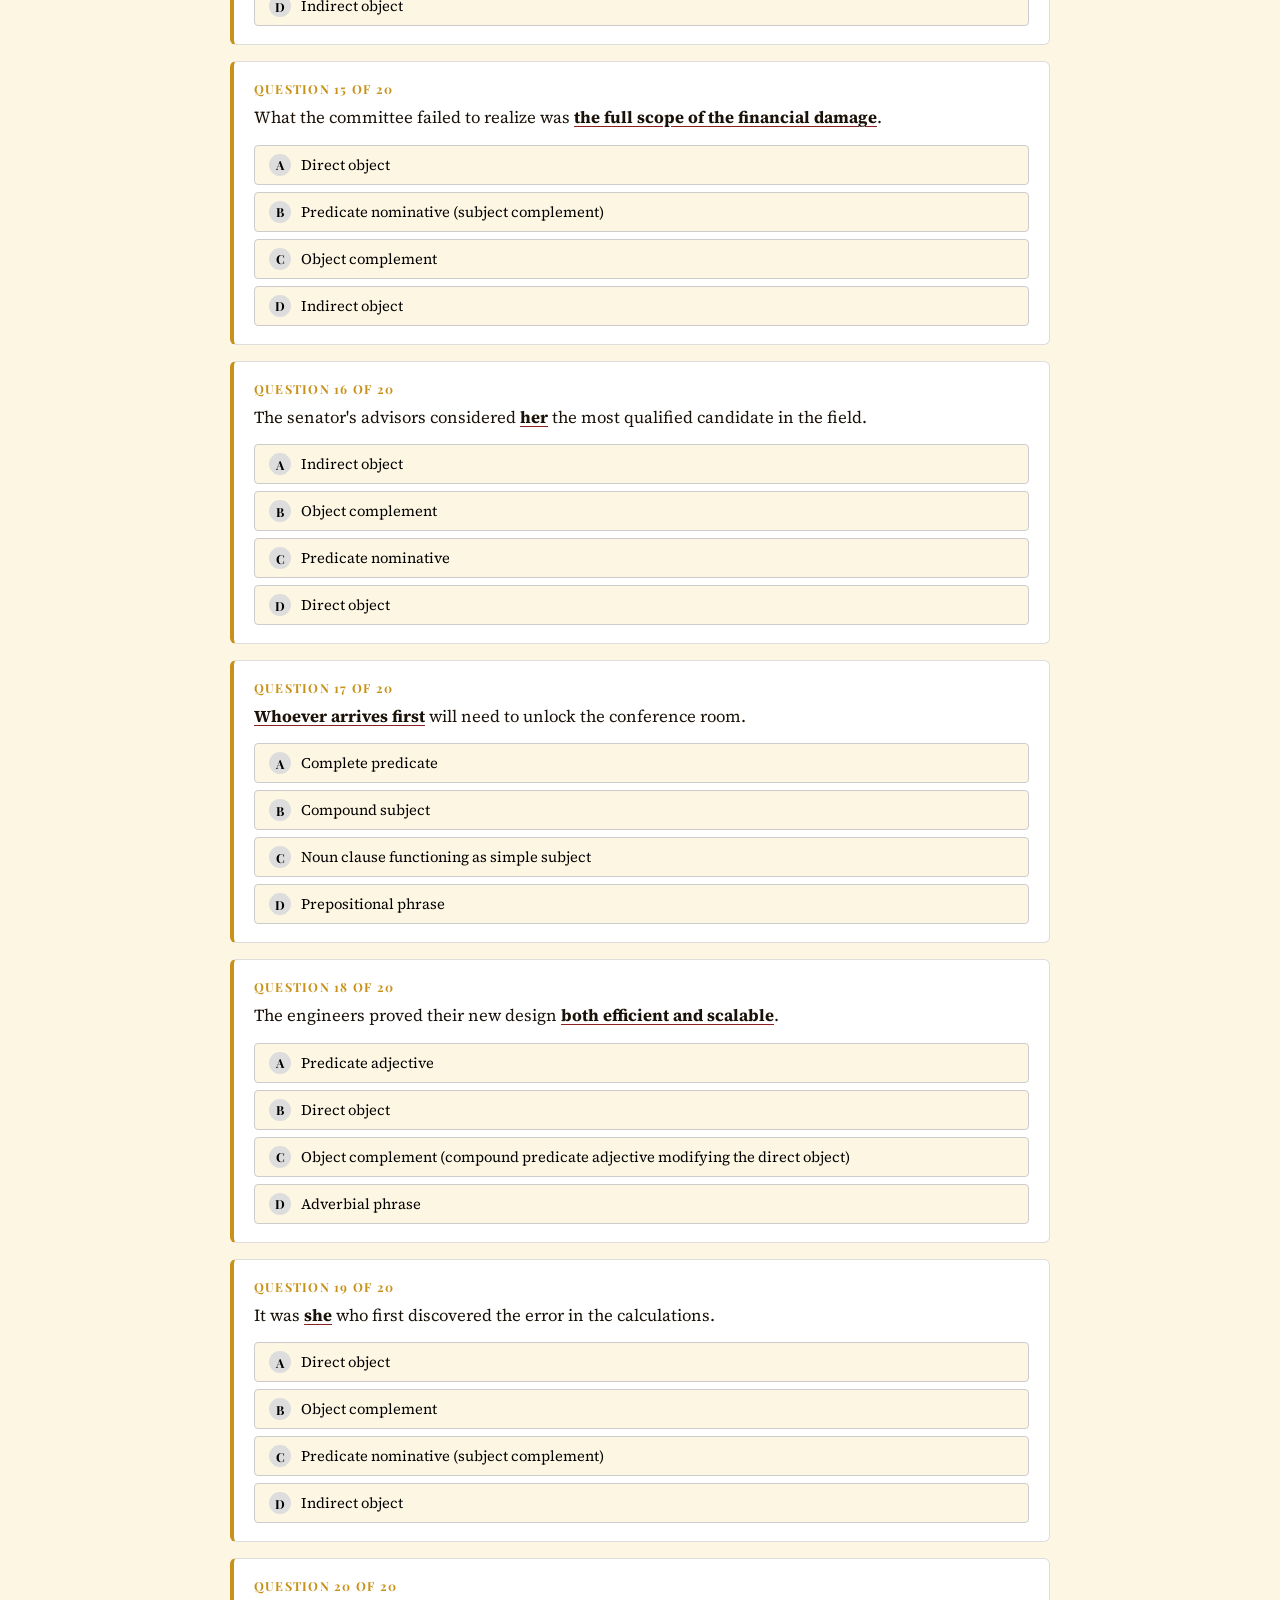
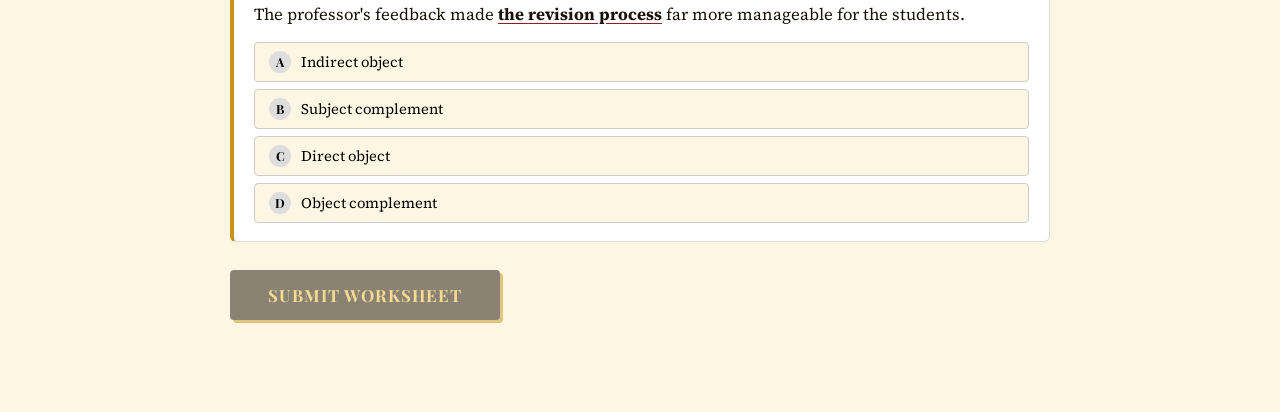
<file: worksheets/parts-of-sentence.html>
<!DOCTYPE html>
<html lang="en">
<head>
<meta charset="UTF-8">
<meta name="viewport" content="width=device-width, initial-scale=1">
<title>Parts of a Sentence — Grammar Quest</title>
<link rel="stylesheet" href="../css/style.css">
</head>
<body>

<header class="site-header">
  <h1>Grammar Quest</h1>
  <nav>
    <a href="../index.html">← Home</a>
    <a href="../leaderboard.html">🏆 Leaderboard</a>
  </nav>
</header>
<div class="scoreboard-bar" id="scoreboard-bar"></div>

<div class="page">
  <div class="worksheet-header">
    <span class="badge">Worksheet 2</span>
    <h2>Parts of a Sentence</h2>
    <p class="subtitle">Identify the underlined/bolded element's role in the sentence.</p>
    <div class="meta">
      <span>📝 20 Questions</span>
      <span>⭐ 10 Points Possible</span>
      <span>🕐 ~20 minutes</span>
    </div>
  </div>

  <div class="student-id-section" id="student-id-section"></div>

  <div class="instructions">
    <strong>Directions:</strong> Each sentence has one element marked in <strong><u>bold underline</u></strong>. Identify whether it is the <strong>simple subject, complete subject, simple predicate, complete predicate, direct object, indirect object, object complement, or subject complement</strong> (predicate nominative or predicate adjective). Read every word carefully!
  </div>

  <div class="progress-bar-wrap"><div class="progress-bar-fill" id="progress-fill" style="width:0%"></div></div>
  <div class="progress-text" id="progress-text">0 of 20 answered</div>

  <div id="questions-container"></div>

  <div style="margin-top:28px">
    <button class="submit-btn" id="submit-btn" disabled>Submit Worksheet</button>
  </div>

  <div class="results-panel" id="results-panel"></div>
</div>

<script src="../js/core.js"></script>
<script>

const QUESTIONS = [

  // ── EASY (1–6) ────────────────────────────────────────────
  {
    text: `<strong>The old cat</strong> slept on the warm rug.`,
    choices: [
      { label:'A', text:'Simple subject' },
      { label:'B', text:'Complete subject' },
      { label:'C', text:'Simple predicate' },
      { label:'D', text:'Direct object' },
    ],
    correct: 1,
    explanation: '"The old cat" includes the head noun plus all its modifiers — the complete subject. The simple subject alone is "cat."'
  },
  {
    text: `The students <strong>studied</strong> late into the night.`,
    choices: [
      { label:'A', text:'Complete predicate' },
      { label:'B', text:'Direct object' },
      { label:'C', text:'Simple predicate (verb)' },
      { label:'D', text:'Subject complement' },
    ],
    correct: 2,
    explanation: '"Studied" is the single main verb — the simple predicate.'
  },
  {
    text: `Maria gave <strong>her brother</strong> a birthday card.`,
    choices: [
      { label:'A', text:'Direct object' },
      { label:'B', text:'Subject complement' },
      { label:'C', text:'Indirect object' },
      { label:'D', text:'Object complement' },
    ],
    correct: 2,
    explanation: '"Her brother" answers "to whom?" — the indirect object. The card (direct object) was given to him.'
  },
  {
    text: `The children played <strong>in the park</strong> all afternoon.`,
    choices: [
      { label:'A', text:'Direct object' },
      { label:'B', text:'Indirect object' },
      { label:'C', text:'Subject complement' },
      { label:'D', text:'Part of the complete predicate (prepositional phrase as adverbial)' },
    ],
    correct: 3,
    explanation: '"In the park" is a prepositional phrase modifying the verb — part of the complete predicate, but not a core sentence element like a direct object.'
  },
  {
    text: `The sky turned <strong>dark</strong> before the storm.`,
    choices: [
      { label:'A', text:'Direct object' },
      { label:'B', text:'Predicate adjective (subject complement)' },
      { label:'C', text:'Object complement' },
      { label:'D', text:'Simple predicate' },
    ],
    correct: 1,
    explanation: '"Dark" follows the linking verb "turned" and describes the subject "sky" — a predicate adjective, which is a type of subject complement.'
  },
  {
    text: `The dog buried <strong>the bone</strong> under the oak tree.`,
    choices: [
      { label:'A', text:'Indirect object' },
      { label:'B', text:'Subject complement' },
      { label:'C', text:'Object complement' },
      { label:'D', text:'Direct object' },
    ],
    correct: 3,
    explanation: '"The bone" receives the action of "buried" — the direct object.'
  },

  // ── MEDIUM (7–14) ─────────────────────────────────────────
  {
    text: `The exhausted marathon runner <strong>collapsed at the finish line and wept tears of relief</strong>.`,
    choices: [
      { label:'A', text:'Simple predicate' },
      { label:'B', text:'Complete predicate' },
      { label:'C', text:'Direct object' },
      { label:'D', text:'Complete subject' },
    ],
    correct: 1,
    explanation: 'Everything after the subject — the verbs and all their modifiers and objects — is the complete predicate.'
  },
  {
    text: `The judges declared <strong>the contestant</strong> the winner of the competition.`,
    choices: [
      { label:'A', text:'Indirect object' },
      { label:'B', text:'Direct object' },
      { label:'C', text:'Subject complement' },
      { label:'D', text:'Object complement' },
    ],
    correct: 1,
    explanation: '"The contestant" is directly acted upon by "declared" — the direct object. "The winner" is the object complement that renames it.'
  },
  {
    text: `The judges declared the contestant <strong>the winner of the competition</strong>.`,
    choices: [
      { label:'A', text:'Direct object' },
      { label:'B', text:'Predicate nominative' },
      { label:'C', text:'Object complement (predicate nominative after object)' },
      { label:'D', text:'Indirect object' },
    ],
    correct: 2,
    explanation: '"The winner" renames the direct object "contestant" — this is an object complement (specifically a predicate nominative functioning after the object).'
  },
  {
    text: `The librarian read <strong>the children</strong> an exciting adventure story.`,
    choices: [
      { label:'A', text:'Direct object' },
      { label:'B', text:'Predicate nominative' },
      { label:'C', text:'Object complement' },
      { label:'D', text:'Indirect object' },
    ],
    correct: 3,
    explanation: '"The children" tells us to whom the story was read — the indirect object. The direct object is "story."'
  },
  {
    text: `<strong>Determination and grit</strong> are the true marks of a champion.`,
    choices: [
      { label:'A', text:'Simple subject' },
      { label:'B', text:'Complete subject (compound)' },
      { label:'C', text:'Predicate nominative' },
      { label:'D', text:'Direct object' },
    ],
    correct: 1,
    explanation: '"Determination and grit" is a compound subject with all its parts — the complete subject (and also the simple subject here, as there are no modifiers).'
  },
  {
    text: `Her voice remained <strong>surprisingly calm</strong> throughout the crisis.`,
    choices: [
      { label:'A', text:'Direct object' },
      { label:'B', text:'Adverb phrase' },
      { label:'C', text:'Predicate adjective (subject complement)' },
      { label:'D', text:'Object complement' },
    ],
    correct: 2,
    explanation: '"Surprisingly calm" follows the linking verb "remained" and describes the subject "voice" — a predicate adjective (subject complement).'
  },
  {
    text: `The board of directors elected <strong>Ms. Rivera</strong> president of the organization.`,
    choices: [
      { label:'A', text:'Predicate nominative' },
      { label:'B', text:'Direct object' },
      { label:'C', text:'Indirect object' },
      { label:'D', text:'Object complement' },
    ],
    correct: 1,
    explanation: '"Ms. Rivera" receives the action of "elected" — the direct object. "President" is the object complement that renames her.'
  },
  {
    text: `The critics found the film's conclusion <strong>deeply troubling and morally ambiguous</strong>.`,
    choices: [
      { label:'A', text:'Direct object' },
      { label:'B', text:'Subject complement' },
      { label:'C', text:'Object complement (predicate adjective after object)' },
      { label:'D', text:'Indirect object' },
    ],
    correct: 2,
    explanation: '"Deeply troubling and morally ambiguous" describes the direct object "conclusion" — an object complement (adjective type).'
  },

  // ── HARD (15–20) ──────────────────────────────────────────
  {
    text: `What the committee failed to realize was <strong>the full scope of the financial damage</strong>.`,
    choices: [
      { label:'A', text:'Direct object' },
      { label:'B', text:'Predicate nominative (subject complement)' },
      { label:'C', text:'Object complement' },
      { label:'D', text:'Indirect object' },
    ],
    correct: 1,
    explanation: 'The subject is a noun clause "What the committee failed to realize." "The full scope..." follows the linking verb "was" and renames/identifies the subject — a predicate nominative.'
  },
  {
    text: `The senator\'s advisors considered <strong>her</strong> the most qualified candidate in the field.`,
    choices: [
      { label:'A', text:'Indirect object' },
      { label:'B', text:'Object complement' },
      { label:'C', text:'Predicate nominative' },
      { label:'D', text:'Direct object' },
    ],
    correct: 3,
    explanation: '"Her" is directly acted upon by "considered" — the direct object. "The most qualified candidate" is the object complement.'
  },
  {
    text: `<strong>Whoever arrives first</strong> will need to unlock the conference room.`,
    choices: [
      { label:'A', text:'Complete predicate' },
      { label:'B', text:'Compound subject' },
      { label:'C', text:'Noun clause functioning as simple subject' },
      { label:'D', text:'Prepositional phrase' },
    ],
    correct: 2,
    explanation: '"Whoever arrives first" is a noun clause (contains subject + verb) that functions as the entire subject of the main clause.'
  },
  {
    text: `The engineers proved their new design <strong>both efficient and scalable</strong>.`,
    choices: [
      { label:'A', text:'Predicate adjective' },
      { label:'B', text:'Direct object' },
      { label:'C', text:'Object complement (compound predicate adjective modifying the direct object)' },
      { label:'D', text:'Adverbial phrase' },
    ],
    correct: 2,
    explanation: '"Both efficient and scalable" modifies the direct object "design" — an object complement with compound adjectives.'
  },
  {
    text: `It was <strong>she</strong> who first discovered the error in the calculations.`,
    choices: [
      { label:'A', text:'Direct object' },
      { label:'B', text:'Object complement' },
      { label:'C', text:'Predicate nominative (subject complement)' },
      { label:'D', text:'Indirect object' },
    ],
    correct: 2,
    explanation: '"She" (subject case) follows the linking verb "was" and identifies the subject "It" — a predicate nominative. Note the subject case pronoun confirms the complement role.'
  },
  {
    text: `The professor\'s feedback made <strong>the revision process</strong> far more manageable for the students.`,
    choices: [
      { label:'A', text:'Indirect object' },
      { label:'B', text:'Subject complement' },
      { label:'C', text:'Direct object' },
      { label:'D', text:'Object complement' },
    ],
    correct: 2,
    explanation: '"The revision process" is acted upon by "made" — the direct object. "Far more manageable" is the object complement (adjective) that describes it.'
  },

];

GG.initStudentWidget();
GG.runWorksheet({
  worksheetId: 'parts-of-sentence',
  questions: QUESTIONS,
  pointsEach: 0.5,
  onComplete: null,
});
</script>
</body>
</html>
</file>
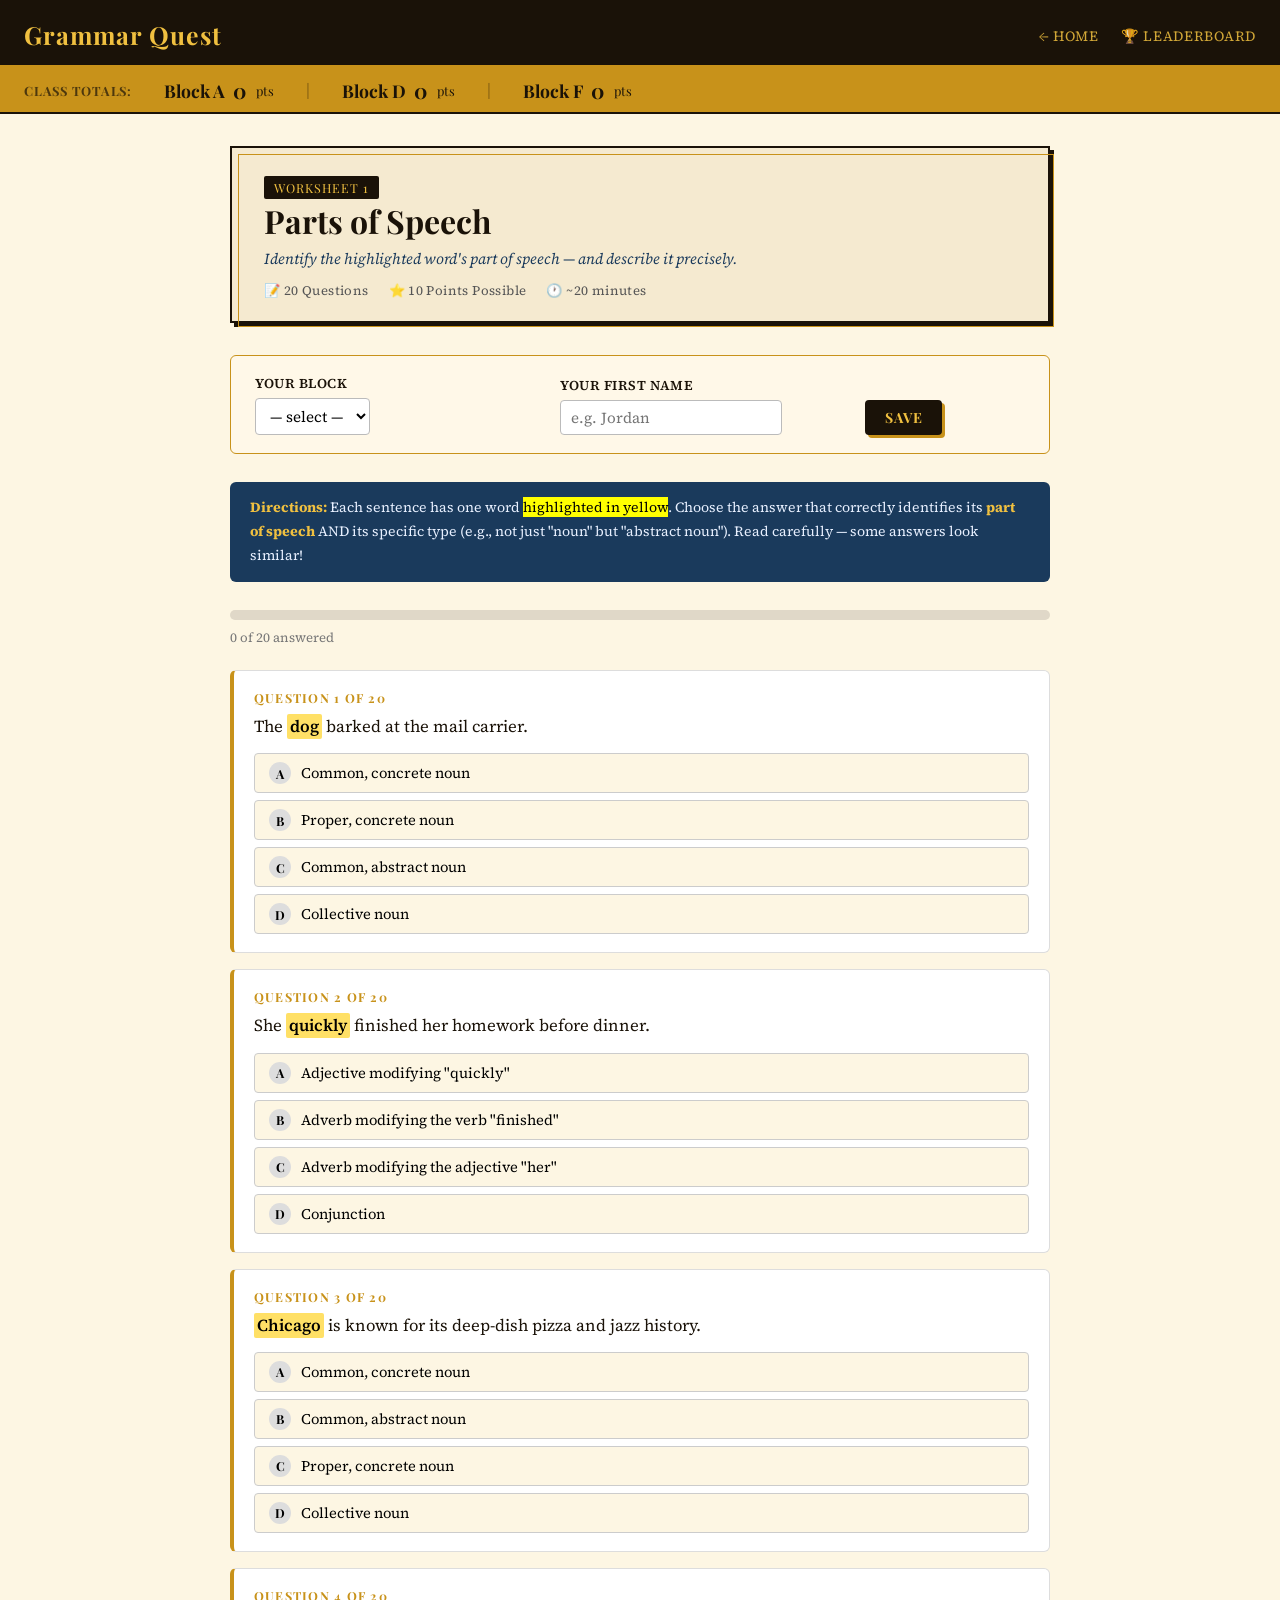
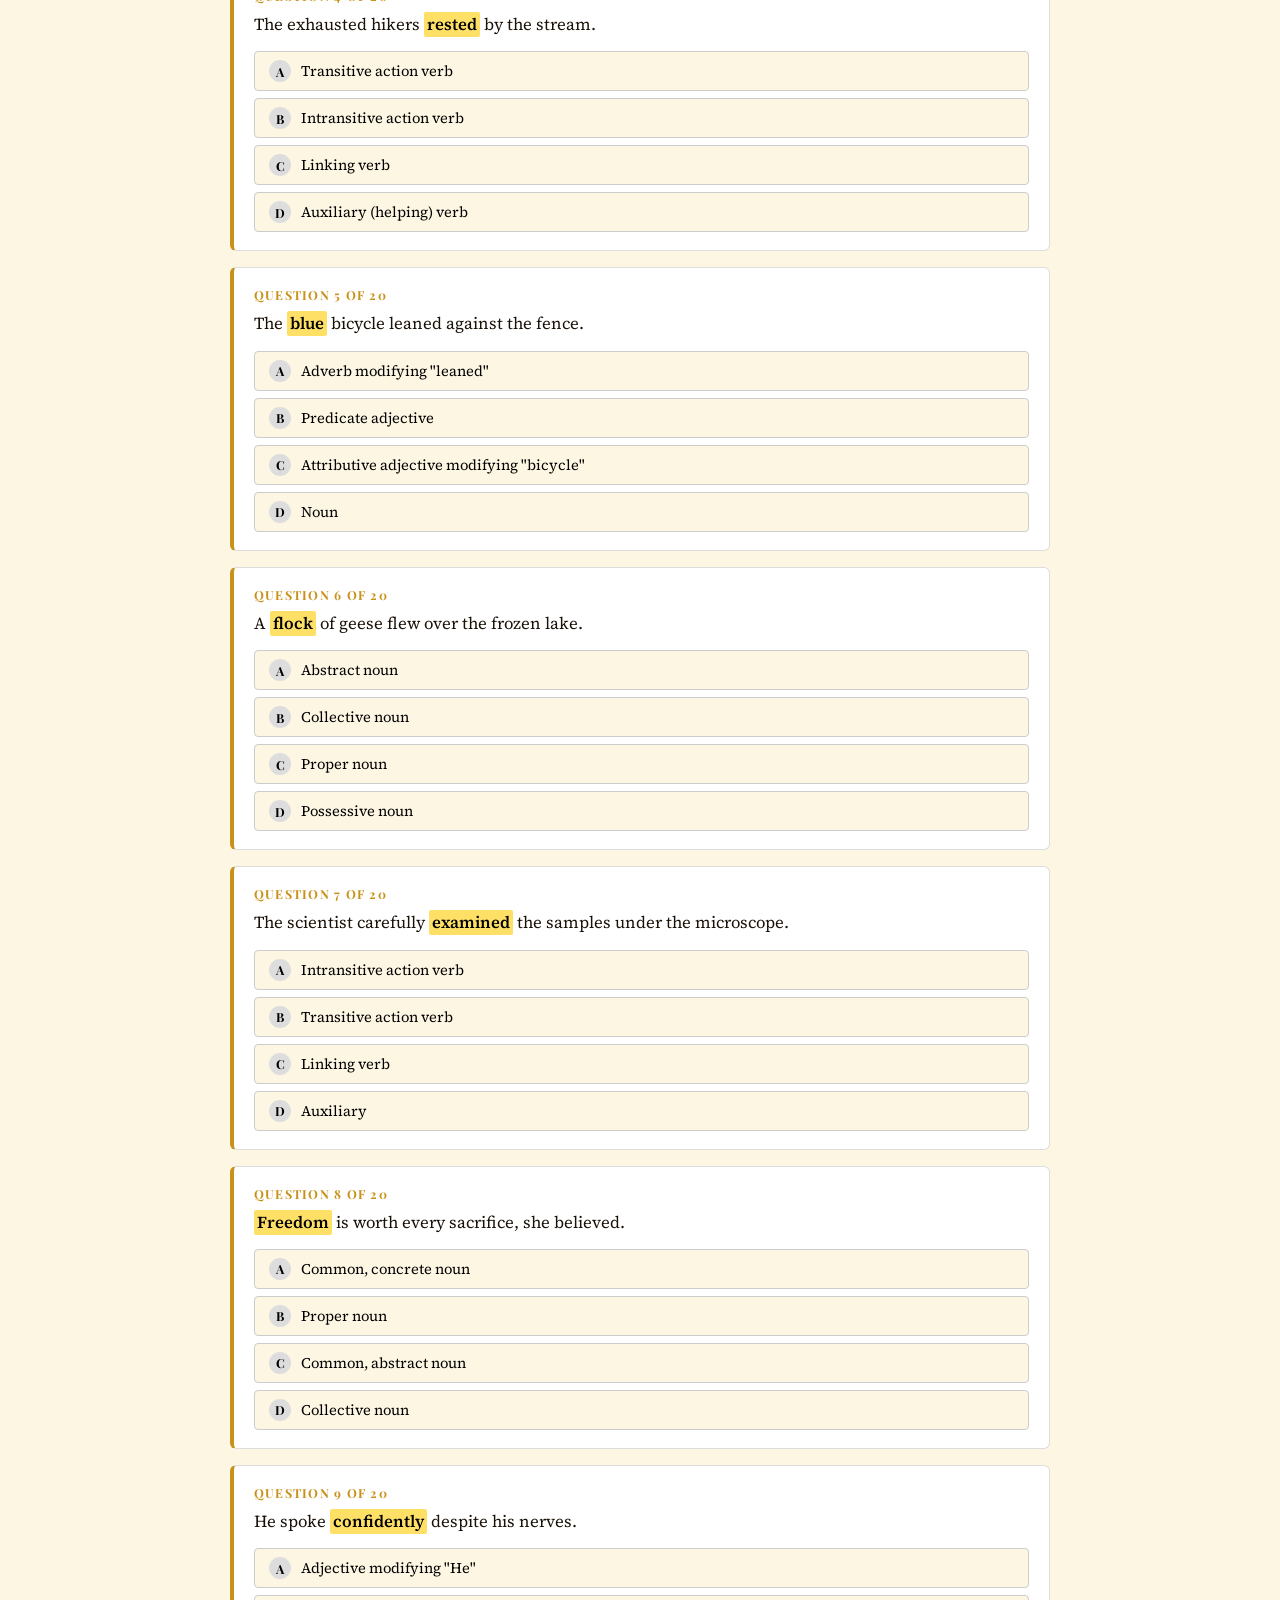
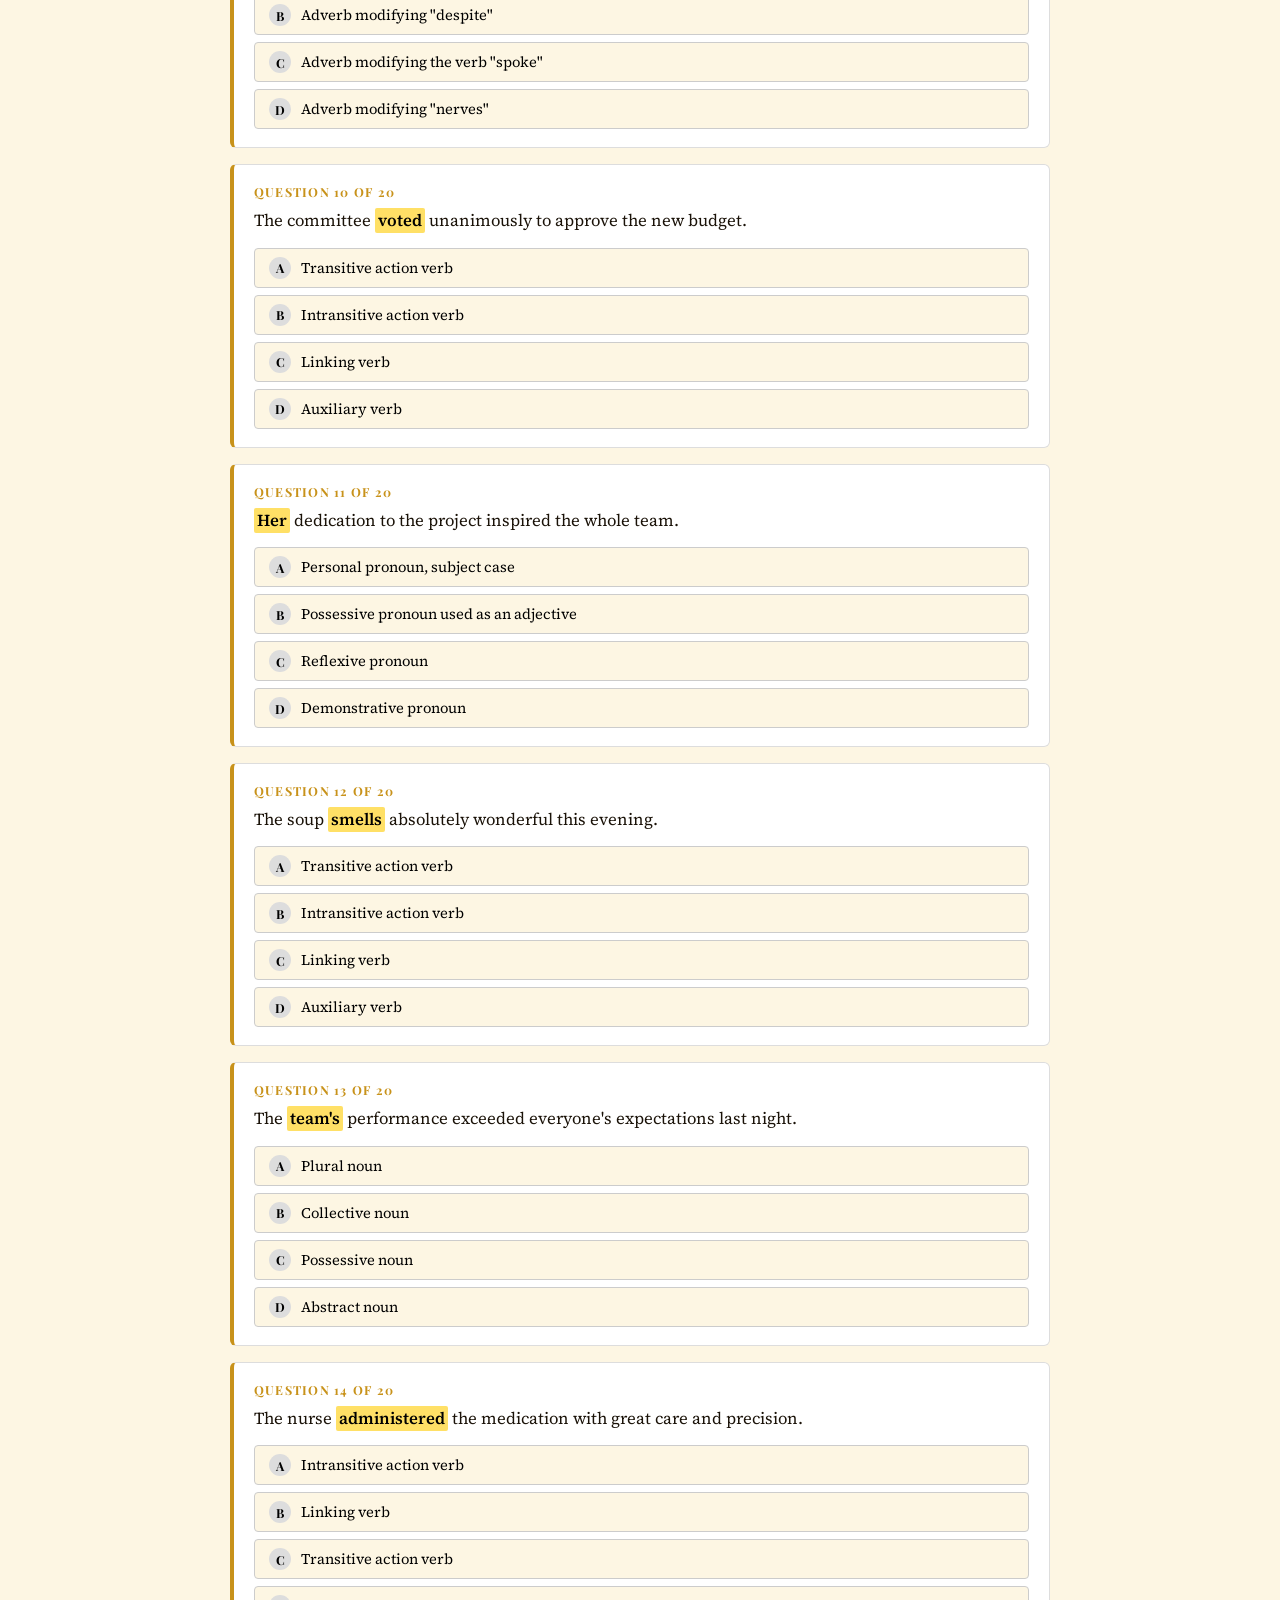
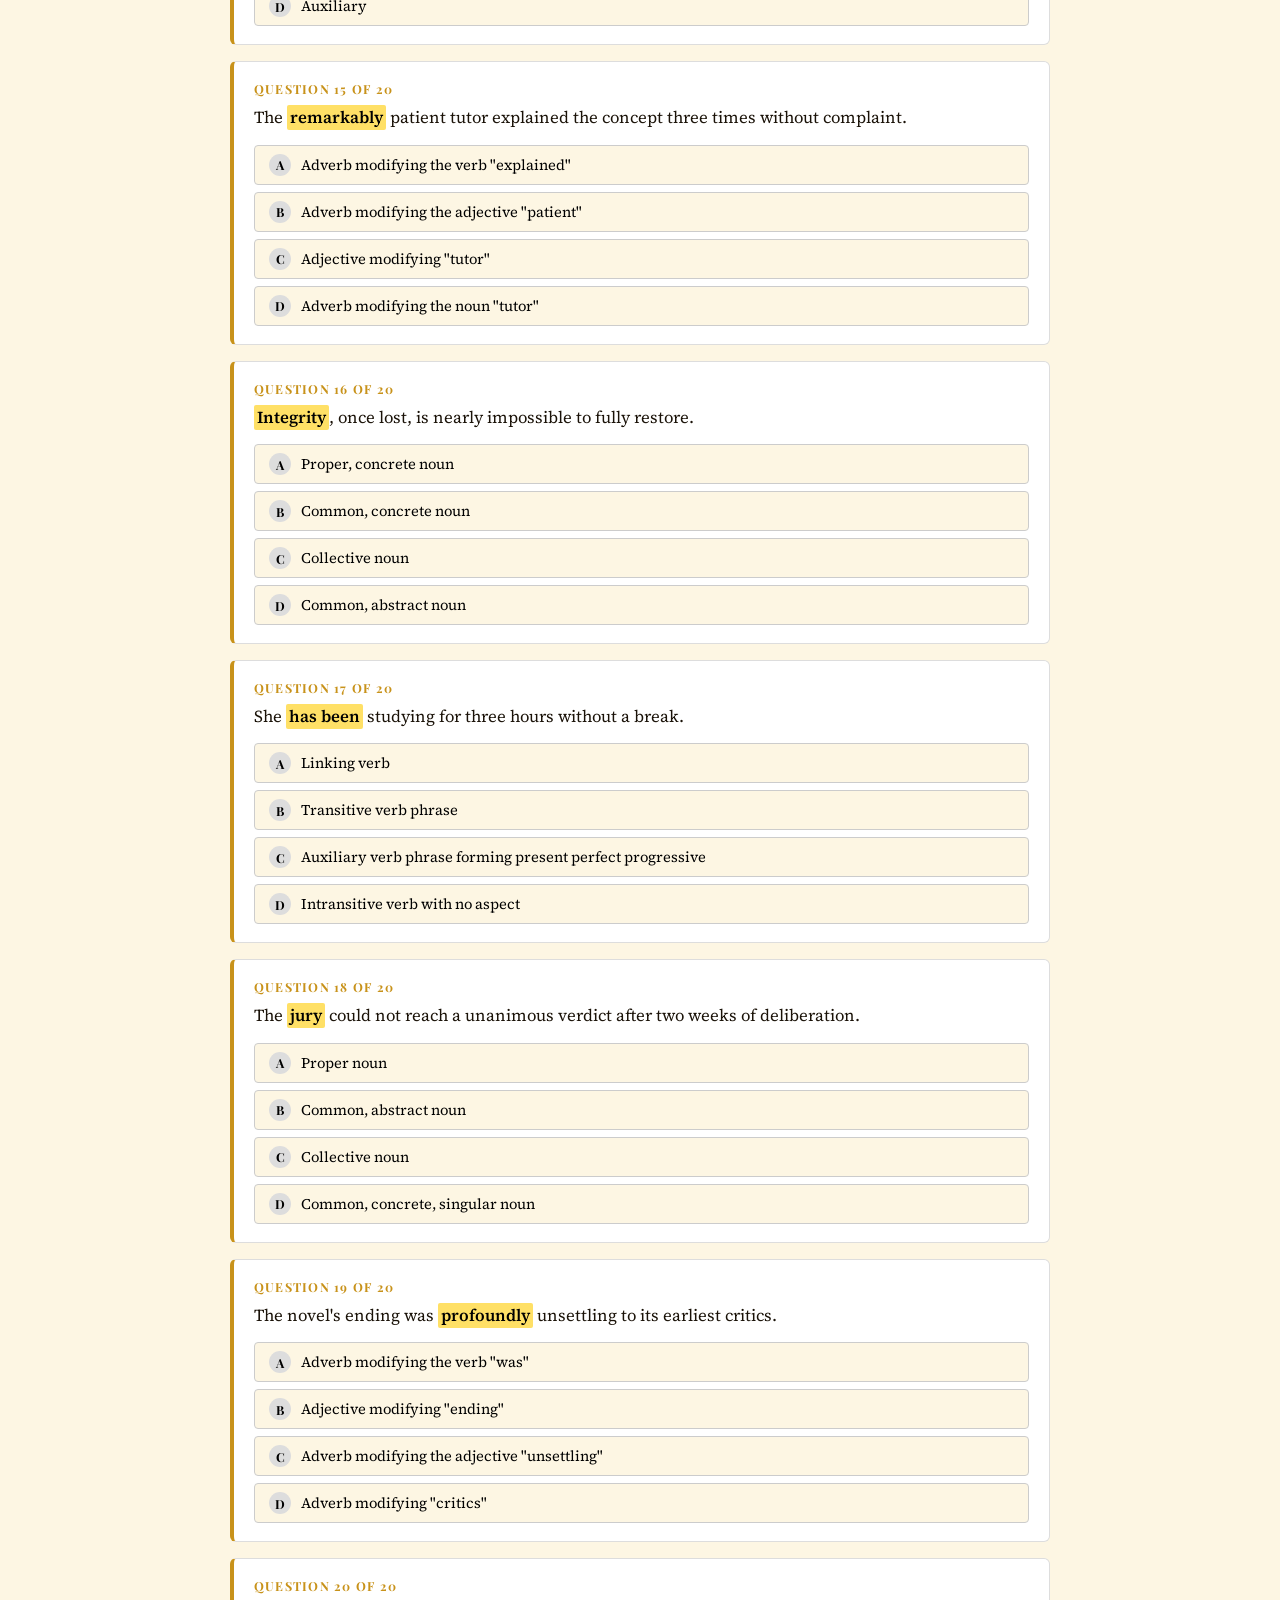
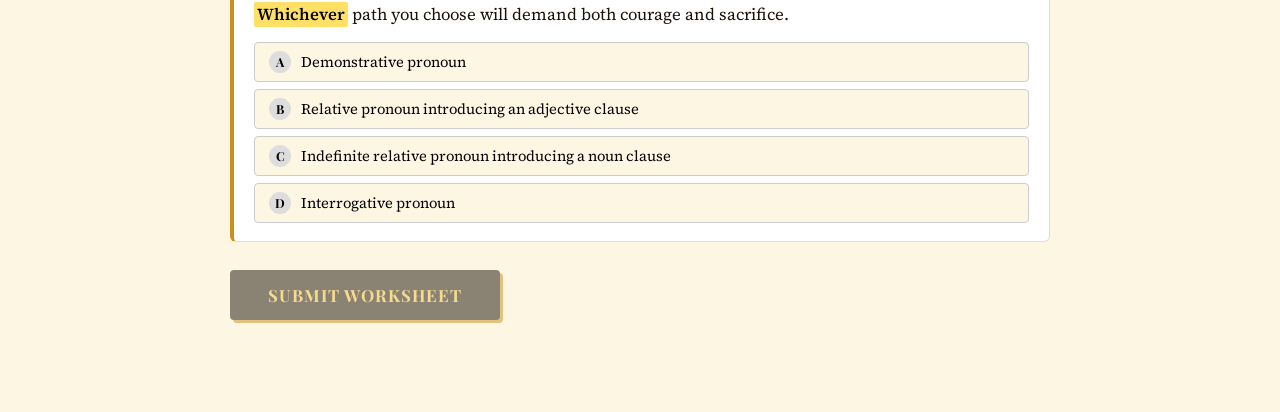
<file: worksheets/parts-of-speech.html>
<!DOCTYPE html>
<html lang="en">
<head>
<meta charset="UTF-8">
<meta name="viewport" content="width=device-width, initial-scale=1">
<title>Parts of Speech — Grammar Quest</title>
<link rel="stylesheet" href="../css/style.css">
</head>
<body>

<header class="site-header">
  <h1>Grammar Quest</h1>
  <nav>
    <a href="../index.html">← Home</a>
    <a href="../leaderboard.html">🏆 Leaderboard</a>
  </nav>
</header>
<div class="scoreboard-bar" id="scoreboard-bar"></div>

<div class="page">
  <div class="worksheet-header">
    <span class="badge">Worksheet 1</span>
    <h2>Parts of Speech</h2>
    <p class="subtitle">Identify the highlighted word's part of speech — and describe it precisely.</p>
    <div class="meta">
      <span>📝 20 Questions</span>
      <span>⭐ 10 Points Possible</span>
      <span>🕐 ~20 minutes</span>
    </div>
  </div>

  <div class="student-id-section" id="student-id-section"></div>

  <div class="instructions">
    <strong>Directions:</strong> Each sentence has one word <mark>highlighted in yellow</mark>. Choose the answer that correctly identifies its <strong>part of speech</strong> AND its specific type (e.g., not just "noun" but "abstract noun"). Read carefully — some answers look similar!
  </div>

  <div class="progress-bar-wrap"><div class="progress-bar-fill" id="progress-fill" style="width:0%"></div></div>
  <div class="progress-text" id="progress-text">0 of 20 answered</div>

  <div id="questions-container"></div>

  <div style="margin-top:28px">
    <button class="submit-btn" id="submit-btn" disabled>Submit Worksheet</button>
  </div>

  <div class="results-panel" id="results-panel"></div>
</div>

<script src="../js/core.js"></script>
<script>

const QUESTIONS = [

  // ── EASY (1–6) ────────────────────────────────────────────
  {
    text: `The <mark>dog</mark> barked at the mail carrier.`,
    choices: [
      { label:'A', text:'Common, concrete noun' },
      { label:'B', text:'Proper, concrete noun' },
      { label:'C', text:'Common, abstract noun' },
      { label:'D', text:'Collective noun' },
    ],
    correct: 0,
    explanation: '"Dog" names a general animal (common) that you can physically perceive (concrete).'
  },
  {
    text: `She <mark>quickly</mark> finished her homework before dinner.`,
    choices: [
      { label:'A', text:'Adjective modifying "quickly"' },
      { label:'B', text:'Adverb modifying the verb "finished"' },
      { label:'C', text:'Adverb modifying the adjective "her"' },
      { label:'D', text:'Conjunction' },
    ],
    correct: 1,
    explanation: '"Quickly" tells <em>how</em> she finished — an adverb modifying the verb.'
  },
  {
    text: `<mark>Chicago</mark> is known for its deep-dish pizza and jazz history.`,
    choices: [
      { label:'A', text:'Common, concrete noun' },
      { label:'B', text:'Common, abstract noun' },
      { label:'C', text:'Proper, concrete noun' },
      { label:'D', text:'Collective noun' },
    ],
    correct: 2,
    explanation: '"Chicago" names a specific city (proper) that physically exists (concrete).'
  },
  {
    text: `The exhausted hikers <mark>rested</mark> by the stream.`,
    choices: [
      { label:'A', text:'Transitive action verb' },
      { label:'B', text:'Intransitive action verb' },
      { label:'C', text:'Linking verb' },
      { label:'D', text:'Auxiliary (helping) verb' },
    ],
    correct: 1,
    explanation: '"Rested" is an action verb with no direct object receiving the action — intransitive.'
  },
  {
    text: `The <mark>blue</mark> bicycle leaned against the fence.`,
    choices: [
      { label:'A', text:'Adverb modifying "leaned"' },
      { label:'B', text:'Predicate adjective' },
      { label:'C', text:'Attributive adjective modifying "bicycle"' },
      { label:'D', text:'Noun' },
    ],
    correct: 2,
    explanation: '"Blue" describes the bicycle directly before the noun — an attributive adjective.'
  },
  {
    text: `A <mark>flock</mark> of geese flew over the frozen lake.`,
    choices: [
      { label:'A', text:'Abstract noun' },
      { label:'B', text:'Collective noun' },
      { label:'C', text:'Proper noun' },
      { label:'D', text:'Possessive noun' },
    ],
    correct: 1,
    explanation: '"Flock" refers to a group of animals acting as a unit — a collective noun.'
  },

  // ── MEDIUM (7–14) ─────────────────────────────────────────
  {
    text: `The scientist carefully <mark>examined</mark> the samples under the microscope.`,
    choices: [
      { label:'A', text:'Intransitive action verb' },
      { label:'B', text:'Transitive action verb' },
      { label:'C', text:'Linking verb' },
      { label:'D', text:'Auxiliary' },
    ],
    correct: 1,
    explanation: '"Examined" is an action verb; "samples" is its direct object, making it transitive.'
  },
  {
    text: `<mark>Freedom</mark> is worth every sacrifice, she believed.`,
    choices: [
      { label:'A', text:'Common, concrete noun' },
      { label:'B', text:'Proper noun' },
      { label:'C', text:'Common, abstract noun' },
      { label:'D', text:'Collective noun' },
    ],
    correct: 2,
    explanation: '"Freedom" is a general concept (common) that cannot be physically sensed (abstract).'
  },
  {
    text: `He spoke <mark>confidently</mark> despite his nerves.`,
    choices: [
      { label:'A', text:'Adjective modifying "He"' },
      { label:'B', text:'Adverb modifying "despite"' },
      { label:'C', text:'Adverb modifying the verb "spoke"' },
      { label:'D', text:'Adverb modifying "nerves"' },
    ],
    correct: 2,
    explanation: '"Confidently" modifies the verb "spoke," telling us how he spoke.'
  },
  {
    text: `The committee <mark>voted</mark> unanimously to approve the new budget.`,
    choices: [
      { label:'A', text:'Transitive action verb' },
      { label:'B', text:'Intransitive action verb' },
      { label:'C', text:'Linking verb' },
      { label:'D', text:'Auxiliary verb' },
    ],
    correct: 1,
    explanation: '"Voted" has no direct object — "to approve the new budget" is an infinitive phrase, not a direct object. Intransitive.'
  },
  {
    text: `<mark>Her</mark> dedication to the project inspired the whole team.`,
    choices: [
      { label:'A', text:'Personal pronoun, subject case' },
      { label:'B', text:'Possessive pronoun used as an adjective' },
      { label:'C', text:'Reflexive pronoun' },
      { label:'D', text:'Demonstrative pronoun' },
    ],
    correct: 1,
    explanation: '"Her" modifies the noun "dedication," functioning as a possessive adjective (also called a possessive determiner).'
  },
  {
    text: `The soup <mark>smells</mark> absolutely wonderful this evening.`,
    choices: [
      { label:'A', text:'Transitive action verb' },
      { label:'B', text:'Intransitive action verb' },
      { label:'C', text:'Linking verb' },
      { label:'D', text:'Auxiliary verb' },
    ],
    correct: 2,
    explanation: '"Smells" links the subject "soup" to the predicate adjective "wonderful" — a linking verb.'
  },
  {
    text: `The <mark>team's</mark> performance exceeded everyone's expectations last night.`,
    choices: [
      { label:'A', text:'Plural noun' },
      { label:'B', text:'Collective noun' },
      { label:'C', text:'Possessive noun' },
      { label:'D', text:'Abstract noun' },
    ],
    correct: 2,
    explanation: 'The apostrophe-s shows ownership — "team\'s" is a possessive noun.'
  },
  {
    text: `The nurse <mark>administered</mark> the medication with great care and precision.`,
    choices: [
      { label:'A', text:'Intransitive action verb' },
      { label:'B', text:'Linking verb' },
      { label:'C', text:'Transitive action verb' },
      { label:'D', text:'Auxiliary' },
    ],
    correct: 2,
    explanation: '"Administered" has "medication" as its direct object — making it transitive.'
  },

  // ── HARD (15–20) ──────────────────────────────────────────
  {
    text: `The <mark>remarkably</mark> patient tutor explained the concept three times without complaint.`,
    choices: [
      { label:'A', text:'Adverb modifying the verb "explained"' },
      { label:'B', text:'Adverb modifying the adjective "patient"' },
      { label:'C', text:'Adjective modifying "tutor"' },
      { label:'D', text:'Adverb modifying the noun "tutor"' },
    ],
    correct: 1,
    explanation: '"Remarkably" intensifies the degree of "patient" (an adjective) — so it\'s an adverb modifying an adjective.'
  },
  {
    text: `<mark>Integrity</mark>, once lost, is nearly impossible to fully restore.`,
    choices: [
      { label:'A', text:'Proper, concrete noun' },
      { label:'B', text:'Common, concrete noun' },
      { label:'C', text:'Collective noun' },
      { label:'D', text:'Common, abstract noun' },
    ],
    correct: 3,
    explanation: '"Integrity" is a concept (not a physical thing), not capitalized (common), and not a group noun — it\'s a common abstract noun.'
  },
  {
    text: `She <mark>has been</mark> studying for three hours without a break.`,
    choices: [
      { label:'A', text:'Linking verb' },
      { label:'B', text:'Transitive verb phrase' },
      { label:'C', text:'Auxiliary verb phrase forming present perfect progressive' },
      { label:'D', text:'Intransitive verb with no aspect' },
    ],
    correct: 2,
    explanation: '"Has been" is a two-word auxiliary phrase that together with "studying" forms the present perfect progressive tense, showing ongoing action.'
  },
  {
    text: `The <mark>jury</mark> could not reach a unanimous verdict after two weeks of deliberation.`,
    choices: [
      { label:'A', text:'Proper noun' },
      { label:'B', text:'Common, abstract noun' },
      { label:'C', text:'Collective noun' },
      { label:'D', text:'Common, concrete, singular noun' },
    ],
    correct: 2,
    explanation: '"Jury" names a group of individuals functioning as one unit — the hallmark of a collective noun.'
  },
  {
    text: `The novel's ending was <mark>profoundly</mark> unsettling to its earliest critics.`,
    choices: [
      { label:'A', text:'Adverb modifying the verb "was"' },
      { label:'B', text:'Adjective modifying "ending"' },
      { label:'C', text:'Adverb modifying the adjective "unsettling"' },
      { label:'D', text:'Adverb modifying "critics"' },
    ],
    correct: 2,
    explanation: '"Profoundly" answers "how unsettling?" — it intensifies the adjective "unsettling."'
  },
  {
    text: `<mark>Whichever</mark> path you choose will demand both courage and sacrifice.`,
    choices: [
      { label:'A', text:'Demonstrative pronoun' },
      { label:'B', text:'Relative pronoun introducing an adjective clause' },
      { label:'C', text:'Indefinite relative pronoun introducing a noun clause' },
      { label:'D', text:'Interrogative pronoun' },
    ],
    correct: 2,
    explanation: '"Whichever path you choose" is a noun clause acting as the subject of the sentence. "Whichever" is an indefinite relative pronoun — it doesn\'t refer to a specific antecedent.'
  },

];

GG.initStudentWidget();
GG.runWorksheet({
  worksheetId: 'parts-of-speech',
  questions: QUESTIONS,
  pointsEach: 0.5,   // 20 × 0.5 = 10 pts max
  onComplete: null,
});
</script>
</body>
</html>
</file>
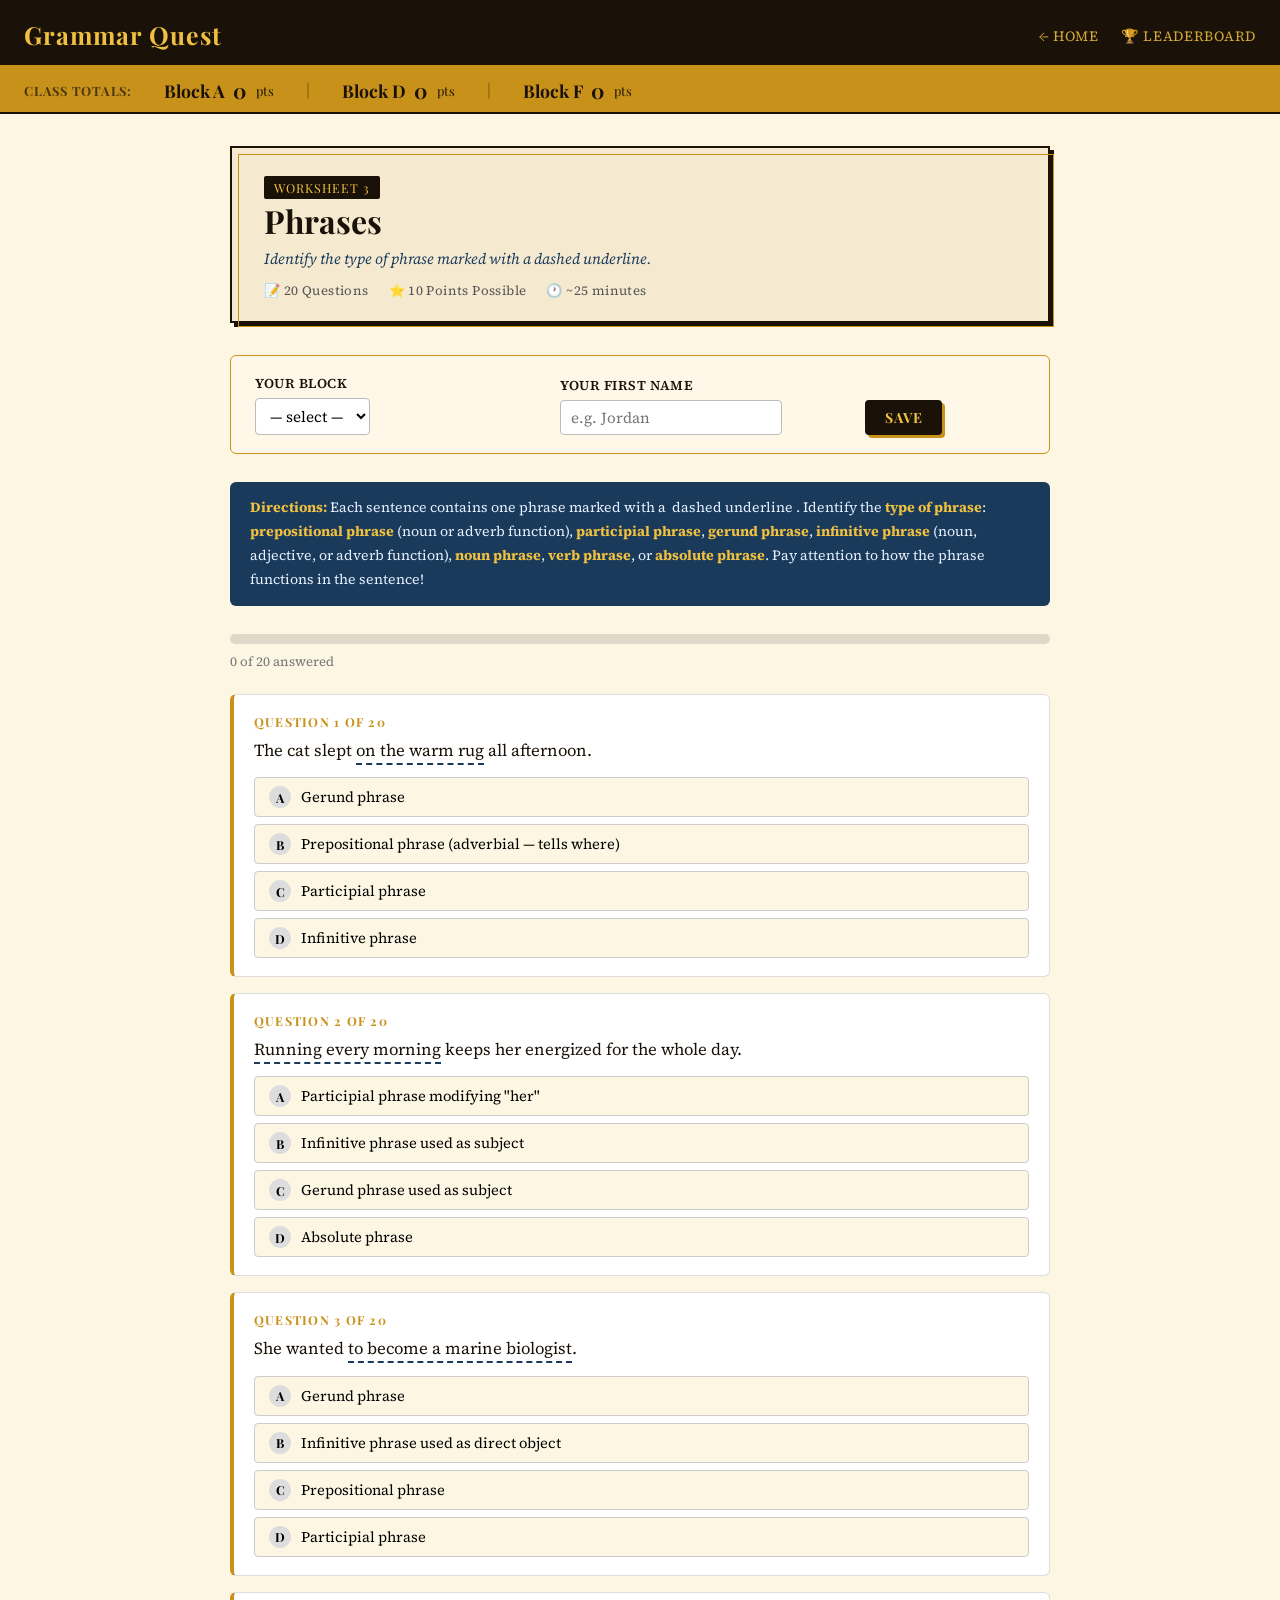
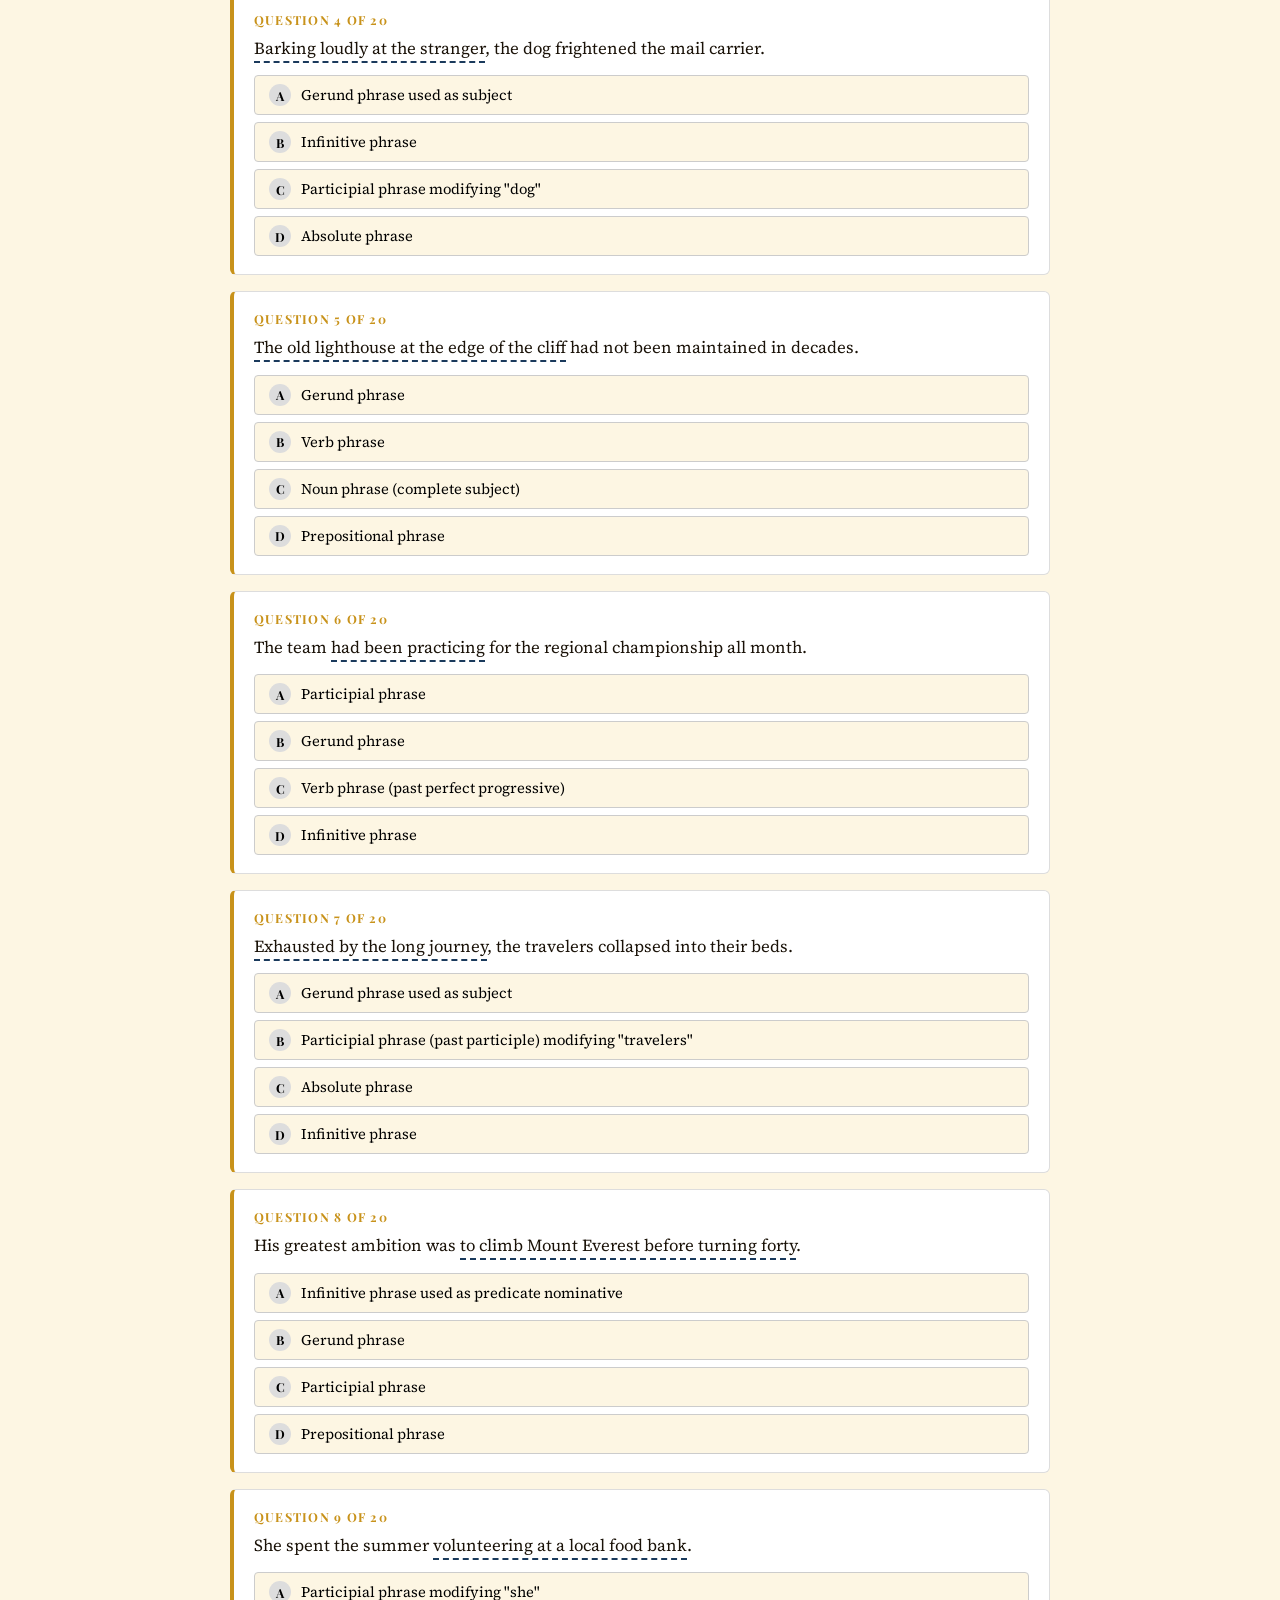
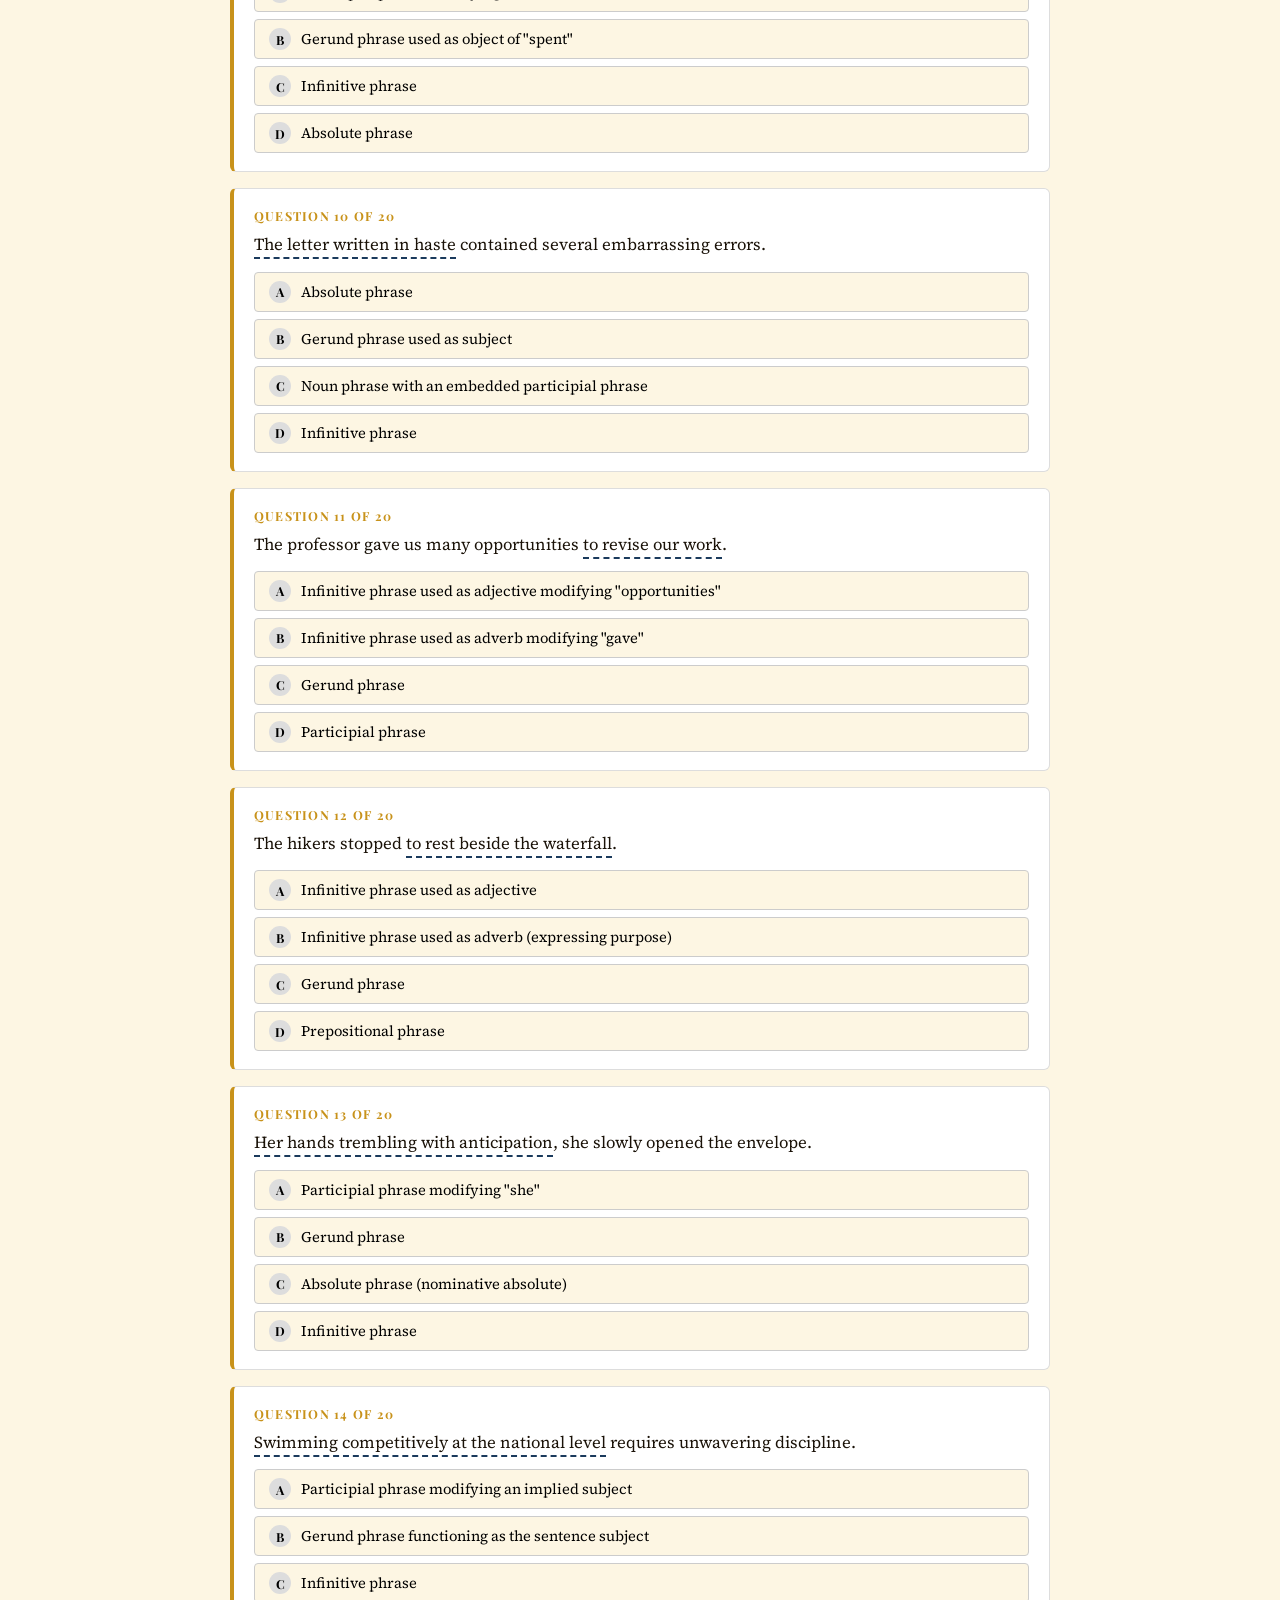
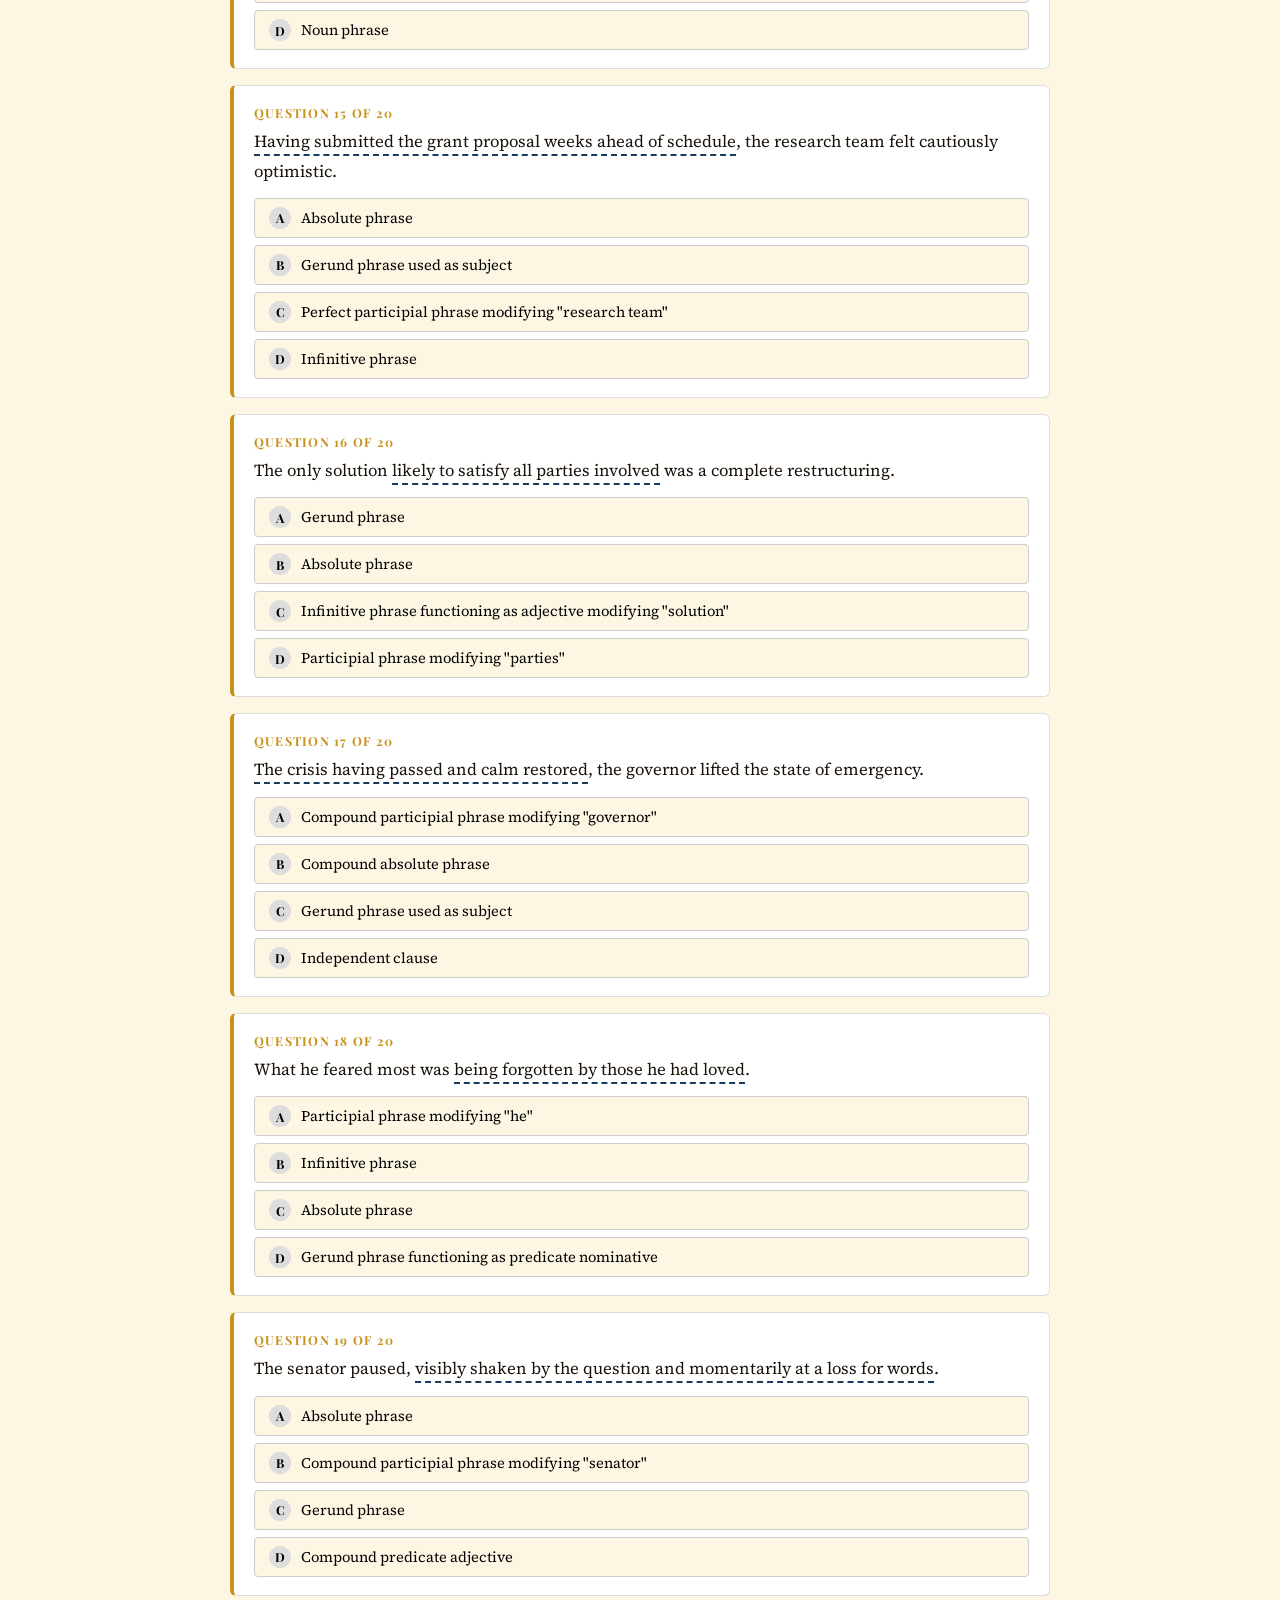
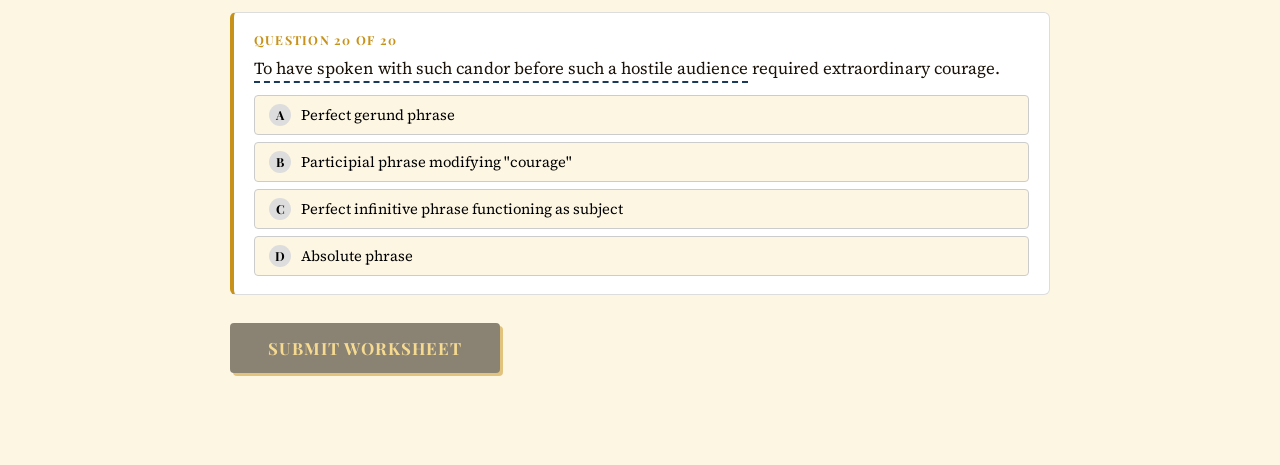
<file: worksheets/phrases.html>
<!DOCTYPE html>
<html lang="en">
<head>
<meta charset="UTF-8">
<meta name="viewport" content="width=device-width, initial-scale=1">
<title>Phrases — Grammar Quest</title>
<link rel="stylesheet" href="../css/style.css">
<style>
  .question-text .phrase-mark {
    font-style: normal;
    border-bottom: 2.5px dashed var(--blue);
    padding-bottom: 1px;
  }
</style>
</head>
<body>

<header class="site-header">
  <h1>Grammar Quest</h1>
  <nav>
    <a href="../index.html">← Home</a>
    <a href="../leaderboard.html">🏆 Leaderboard</a>
  </nav>
</header>
<div class="scoreboard-bar" id="scoreboard-bar"></div>

<div class="page">
  <div class="worksheet-header">
    <span class="badge">Worksheet 3</span>
    <h2>Phrases</h2>
    <p class="subtitle">Identify the type of phrase marked with a dashed underline.</p>
    <div class="meta">
      <span>📝 20 Questions</span>
      <span>⭐ 10 Points Possible</span>
      <span>🕐 ~25 minutes</span>
    </div>
  </div>

  <div class="student-id-section" id="student-id-section"></div>

  <div class="instructions">
    <strong>Directions:</strong> Each sentence contains one phrase marked with a <span style="border-bottom:2.5px dashed var(--blue);padding:0 3px">dashed underline</span>. Identify the <strong>type of phrase</strong>: <strong>prepositional phrase</strong> (noun or adverb function), <strong>participial phrase</strong>, <strong>gerund phrase</strong>, <strong>infinitive phrase</strong> (noun, adjective, or adverb function), <strong>noun phrase</strong>, <strong>verb phrase</strong>, or <strong>absolute phrase</strong>. Pay attention to how the phrase functions in the sentence!
  </div>

  <div class="progress-bar-wrap"><div class="progress-bar-fill" id="progress-fill" style="width:0%"></div></div>
  <div class="progress-text" id="progress-text">0 of 20 answered</div>

  <div id="questions-container"></div>

  <div style="margin-top:28px">
    <button class="submit-btn" id="submit-btn" disabled>Submit Worksheet</button>
  </div>
  <div class="results-panel" id="results-panel"></div>
</div>

<script src="../js/core.js"></script>
<script>

const QUESTIONS = [

  // ── EASY (1–6) ────────────────────────────────────────────
  {
    text: `The cat slept <span class="phrase-mark">on the warm rug</span> all afternoon.`,
    choices: [
      { label:'A', text:'Gerund phrase' },
      { label:'B', text:'Prepositional phrase (adverbial — tells where)' },
      { label:'C', text:'Participial phrase' },
      { label:'D', text:'Infinitive phrase' },
    ],
    correct: 1,
    explanation: '"On the warm rug" begins with a preposition (on) and tells where the cat slept — an adverbial prepositional phrase.'
  },
  {
    text: `<span class="phrase-mark">Running every morning</span> keeps her energized for the whole day.`,
    choices: [
      { label:'A', text:'Participial phrase modifying "her"' },
      { label:'B', text:'Infinitive phrase used as subject' },
      { label:'C', text:'Gerund phrase used as subject' },
      { label:'D', text:'Absolute phrase' },
    ],
    correct: 2,
    explanation: '"Running every morning" uses a gerund (verb-ing as a noun) as the subject of the sentence — a gerund phrase.'
  },
  {
    text: `She wanted <span class="phrase-mark">to become a marine biologist</span>.`,
    choices: [
      { label:'A', text:'Gerund phrase' },
      { label:'B', text:'Infinitive phrase used as direct object' },
      { label:'C', text:'Prepositional phrase' },
      { label:'D', text:'Participial phrase' },
    ],
    correct: 1,
    explanation: '"To become a marine biologist" begins with "to" + verb — an infinitive phrase functioning as the direct object of "wanted."'
  },
  {
    text: `<span class="phrase-mark">Barking loudly at the stranger</span>, the dog frightened the mail carrier.`,
    choices: [
      { label:'A', text:'Gerund phrase used as subject' },
      { label:'B', text:'Infinitive phrase' },
      { label:'C', text:'Participial phrase modifying "dog"' },
      { label:'D', text:'Absolute phrase' },
    ],
    correct: 2,
    explanation: '"Barking loudly at the stranger" uses a present participle to modify "dog" — a participial phrase.'
  },
  {
    text: `<span class="phrase-mark">The old lighthouse at the edge of the cliff</span> had not been maintained in decades.`,
    choices: [
      { label:'A', text:'Gerund phrase' },
      { label:'B', text:'Verb phrase' },
      { label:'C', text:'Noun phrase (complete subject)' },
      { label:'D', text:'Prepositional phrase' },
    ],
    correct: 2,
    explanation: '"The old lighthouse at the edge of the cliff" is a noun phrase — a noun with all its modifiers — functioning as the complete subject.'
  },
  {
    text: `The team <span class="phrase-mark">had been practicing</span> for the regional championship all month.`,
    choices: [
      { label:'A', text:'Participial phrase' },
      { label:'B', text:'Gerund phrase' },
      { label:'C', text:'Verb phrase (past perfect progressive)' },
      { label:'D', text:'Infinitive phrase' },
    ],
    correct: 2,
    explanation: '"Had been practicing" is a multi-word verb phrase showing past perfect progressive tense.'
  },

  // ── MEDIUM (7–14) ─────────────────────────────────────────
  {
    text: `<span class="phrase-mark">Exhausted by the long journey</span>, the travelers collapsed into their beds.`,
    choices: [
      { label:'A', text:'Gerund phrase used as subject' },
      { label:'B', text:'Participial phrase (past participle) modifying "travelers"' },
      { label:'C', text:'Absolute phrase' },
      { label:'D', text:'Infinitive phrase' },
    ],
    correct: 1,
    explanation: '"Exhausted by the long journey" uses a past participle to modify "travelers" — a participial phrase.'
  },
  {
    text: `His greatest ambition was <span class="phrase-mark">to climb Mount Everest before turning forty</span>.`,
    choices: [
      { label:'A', text:'Infinitive phrase used as predicate nominative' },
      { label:'B', text:'Gerund phrase' },
      { label:'C', text:'Participial phrase' },
      { label:'D', text:'Prepositional phrase' },
    ],
    correct: 0,
    explanation: '"To climb Mount Everest before turning forty" is an infinitive phrase following the linking verb "was" — it acts as a predicate nominative (subject complement).'
  },
  {
    text: `She spent the summer <span class="phrase-mark">volunteering at a local food bank</span>.`,
    choices: [
      { label:'A', text:'Participial phrase modifying "she"' },
      { label:'B', text:'Gerund phrase used as object of "spent"' },
      { label:'C', text:'Infinitive phrase' },
      { label:'D', text:'Absolute phrase' },
    ],
    correct: 1,
    explanation: '"Volunteering at a local food bank" functions as a gerund phrase — the object of the preposition implied after "spent."'
  },
  {
    text: `<span class="phrase-mark">The letter written in haste</span> contained several embarrassing errors.`,
    choices: [
      { label:'A', text:'Absolute phrase' },
      { label:'B', text:'Gerund phrase used as subject' },
      { label:'C', text:'Noun phrase with an embedded participial phrase' },
      { label:'D', text:'Infinitive phrase' },
    ],
    correct: 2,
    explanation: '"The letter written in haste" is a noun phrase — its head noun "letter" is modified by the participial phrase "written in haste."'
  },
  {
    text: `The professor gave us many opportunities <span class="phrase-mark">to revise our work</span>.`,
    choices: [
      { label:'A', text:'Infinitive phrase used as adjective modifying "opportunities"' },
      { label:'B', text:'Infinitive phrase used as adverb modifying "gave"' },
      { label:'C', text:'Gerund phrase' },
      { label:'D', text:'Participial phrase' },
    ],
    correct: 0,
    explanation: '"To revise our work" modifies the noun "opportunities" — an infinitive phrase functioning as an adjective.'
  },
  {
    text: `The hikers stopped <span class="phrase-mark">to rest beside the waterfall</span>.`,
    choices: [
      { label:'A', text:'Infinitive phrase used as adjective' },
      { label:'B', text:'Infinitive phrase used as adverb (expressing purpose)' },
      { label:'C', text:'Gerund phrase' },
      { label:'D', text:'Prepositional phrase' },
    ],
    correct: 1,
    explanation: '"To rest beside the waterfall" explains why they stopped — an infinitive phrase used as an adverb expressing purpose.'
  },
  {
    text: `<span class="phrase-mark">Her hands trembling with anticipation</span>, she slowly opened the envelope.`,
    choices: [
      { label:'A', text:'Participial phrase modifying "she"' },
      { label:'B', text:'Gerund phrase' },
      { label:'C', text:'Absolute phrase (nominative absolute)' },
      { label:'D', text:'Infinitive phrase' },
    ],
    correct: 2,
    explanation: '"Her hands trembling with anticipation" has its own subject ("hands") separate from the main clause subject ("she") — the defining feature of an absolute phrase.'
  },
  {
    text: `<span class="phrase-mark">Swimming competitively at the national level</span> requires unwavering discipline.`,
    choices: [
      { label:'A', text:'Participial phrase modifying an implied subject' },
      { label:'B', text:'Gerund phrase functioning as the sentence subject' },
      { label:'C', text:'Infinitive phrase' },
      { label:'D', text:'Noun phrase' },
    ],
    correct: 1,
    explanation: '"Swimming competitively at the national level" is a gerund phrase (gerund + modifiers) acting as the subject of the verb "requires."'
  },

  // ── HARD (15–20) ──────────────────────────────────────────
  {
    text: `<span class="phrase-mark">Having submitted the grant proposal weeks ahead of schedule</span>, the research team felt cautiously optimistic.`,
    choices: [
      { label:'A', text:'Absolute phrase' },
      { label:'B', text:'Gerund phrase used as subject' },
      { label:'C', text:'Perfect participial phrase modifying "research team"' },
      { label:'D', text:'Infinitive phrase' },
    ],
    correct: 2,
    explanation: '"Having submitted..." uses a perfect participle (having + past participle) to modify "research team" — a perfect participial phrase showing that this action was completed before the main action.'
  },
  {
    text: `The only solution <span class="phrase-mark">likely to satisfy all parties involved</span> was a complete restructuring.`,
    choices: [
      { label:'A', text:'Gerund phrase' },
      { label:'B', text:'Absolute phrase' },
      { label:'C', text:'Infinitive phrase functioning as adjective modifying "solution"' },
      { label:'D', text:'Participial phrase modifying "parties"' },
    ],
    correct: 2,
    explanation: '"Likely to satisfy all parties involved" modifies "solution" — an infinitive phrase (with "to satisfy") functioning as an adjective. "Likely" modifies the whole phrase.'
  },
  {
    text: `<span class="phrase-mark">The crisis having passed and calm restored</span>, the governor lifted the state of emergency.`,
    choices: [
      { label:'A', text:'Compound participial phrase modifying "governor"' },
      { label:'B', text:'Compound absolute phrase' },
      { label:'C', text:'Gerund phrase used as subject' },
      { label:'D', text:'Independent clause' },
    ],
    correct: 1,
    explanation: 'This is a compound absolute phrase: "the crisis having passed" and "calm restored" each have their own subjects separate from "the governor," joined by "and."'
  },
  {
    text: `What he feared most was <span class="phrase-mark">being forgotten by those he had loved</span>.`,
    choices: [
      { label:'A', text:'Participial phrase modifying "he"' },
      { label:'B', text:'Infinitive phrase' },
      { label:'C', text:'Absolute phrase' },
      { label:'D', text:'Gerund phrase functioning as predicate nominative' },
    ],
    correct: 3,
    explanation: '"Being forgotten by those he had loved" is a gerund phrase following the linking verb "was" — it renames what "he feared most," acting as a predicate nominative.'
  },
  {
    text: `The senator paused, <span class="phrase-mark">visibly shaken by the question and momentarily at a loss for words</span>.`,
    choices: [
      { label:'A', text:'Absolute phrase' },
      { label:'B', text:'Compound participial phrase modifying "senator"' },
      { label:'C', text:'Gerund phrase' },
      { label:'D', text:'Compound predicate adjective' },
    ],
    correct: 1,
    explanation: '"Visibly shaken by the question" (participial) and "momentarily at a loss for words" (prepositional functioning as predicate adjective) together form a compound participial phrase modifying "senator."'
  },
  {
    text: `<span class="phrase-mark">To have spoken with such candor before such a hostile audience</span> required extraordinary courage.`,
    choices: [
      { label:'A', text:'Perfect gerund phrase' },
      { label:'B', text:'Participial phrase modifying "courage"' },
      { label:'C', text:'Perfect infinitive phrase functioning as subject' },
      { label:'D', text:'Absolute phrase' },
    ],
    correct: 2,
    explanation: '"To have spoken..." uses a perfect infinitive (to have + past participle) — it refers to a completed action and functions as the subject of "required." This is a perfect infinitive phrase.'
  },

];

GG.initStudentWidget();
GG.runWorksheet({
  worksheetId: 'phrases',
  questions: QUESTIONS,
  pointsEach: 0.5,
  onComplete: null,
});
</script>
</body>
</html>
</file>
<file: css/style.css>
@import url('https://fonts.googleapis.com/css2?family=Playfair+Display:wght@400;700;900&family=Source+Serif+4:ital,wght@0,300;0,400;0,600;1,400&display=swap');

:root {
  --ink: #1a1208;
  --parchment: #fdf6e3;
  --cream: #f5ead0;
  --gold: #c8921a;
  --gold-light: #f0c040;
  --red: #8b2020;
  --green: #1a5c2e;
  --blue: #1a3a5c;
  --highlight: #ffe066;
  --shadow: rgba(26,18,8,0.18);
  --correct: #1a5c2e;
  --wrong: #8b2020;
  --radius: 6px;
}

*, *::before, *::after { box-sizing: border-box; margin: 0; padding: 0; }

body {
  font-family: 'Source Serif 4', Georgia, serif;
  background: var(--parchment);
  color: var(--ink);
  min-height: 100vh;
  padding: 0 0 60px 0;
}

/* ─── Header ─── */
.site-header {
  background: var(--ink);
  color: var(--gold-light);
  padding: 18px 24px 14px;
  display: flex;
  align-items: center;
  justify-content: space-between;
  border-bottom: 3px solid var(--gold);
}
.site-header h1 {
  font-family: 'Playfair Display', serif;
  font-size: 1.55rem;
  letter-spacing: 0.04em;
}
.site-header nav a {
  color: var(--gold-light);
  text-decoration: none;
  margin-left: 18px;
  font-size: 0.88rem;
  letter-spacing: 0.05em;
  text-transform: uppercase;
  opacity: 0.85;
  transition: opacity 0.2s;
}
.site-header nav a:hover { opacity: 1; text-decoration: underline; }

/* ─── Leaderboard banner ─── */
.scoreboard-bar {
  background: var(--gold);
  color: var(--ink);
  padding: 8px 24px;
  display: flex;
  gap: 32px;
  align-items: center;
  font-family: 'Playfair Display', serif;
  font-weight: 700;
  font-size: 0.95rem;
  border-bottom: 2px solid var(--ink);
  flex-wrap: wrap;
}
.scoreboard-bar .block-score { display: flex; gap: 8px; align-items: center; }
.scoreboard-bar .block-label { font-size: 1.1rem; }
.scoreboard-bar .pts { font-size: 0.8rem; font-weight: 400; margin-left: 2px; }

/* ─── Page wrapper ─── */
.page { max-width: 860px; margin: 0 auto; padding: 32px 20px; }

/* ─── Hero / Worksheet card ─── */
.worksheet-header {
  border: 2px solid var(--ink);
  background: var(--cream);
  padding: 28px 32px 22px;
  margin-bottom: 32px;
  position: relative;
  box-shadow: 4px 4px 0 var(--ink);
}
.worksheet-header::before {
  content: '';
  position: absolute;
  top: 6px; left: 6px; right: -6px; bottom: -6px;
  border: 1.5px solid var(--gold);
  pointer-events: none;
}
.worksheet-header h2 {
  font-family: 'Playfair Display', serif;
  font-size: 2rem;
  color: var(--ink);
  margin-bottom: 6px;
}
.worksheet-header .subtitle {
  font-style: italic;
  color: var(--blue);
  font-size: 0.95rem;
  margin-bottom: 12px;
}
.worksheet-header .meta {
  display: flex; gap: 20px; flex-wrap: wrap;
  font-size: 0.82rem; color: #555; letter-spacing: 0.03em;
}
.badge {
  display: inline-block;
  background: var(--ink);
  color: var(--gold-light);
  font-family: 'Playfair Display', serif;
  font-size: 0.78rem;
  padding: 3px 10px;
  border-radius: 2px;
  letter-spacing: 0.08em;
  text-transform: uppercase;
}

/* ─── Student ID section ─── */
.student-id-section {
  background: #fff8e8;
  border: 1.5px solid var(--gold);
  padding: 18px 24px;
  margin-bottom: 28px;
  border-radius: var(--radius);
  display: flex;
  gap: 20px;
  flex-wrap: wrap;
  align-items: flex-end;
}
.student-id-section label {
  font-size: 0.85rem;
  font-weight: 600;
  letter-spacing: 0.04em;
  text-transform: uppercase;
  display: block;
  margin-bottom: 5px;
}
.student-id-section select,
.student-id-section input {
  font-family: 'Source Serif 4', serif;
  font-size: 0.95rem;
  border: 1.5px solid #bbb;
  padding: 6px 10px;
  border-radius: 4px;
  background: #fff;
  outline: none;
}
.student-id-section select:focus,
.student-id-section input:focus {
  border-color: var(--gold);
}
.student-id-section .field { flex: 1; min-width: 140px; }

/* ─── Instructions ─── */
.instructions {
  background: var(--blue);
  color: #e8f0ff;
  border-radius: var(--radius);
  padding: 14px 20px;
  font-size: 0.88rem;
  line-height: 1.7;
  margin-bottom: 28px;
}
.instructions strong { color: var(--gold-light); }

/* ─── Questions ─── */
.question-block {
  background: #fff;
  border: 1px solid #ddd;
  border-left: 4px solid var(--gold);
  border-radius: var(--radius);
  padding: 18px 20px;
  margin-bottom: 16px;
  transition: border-color 0.2s, box-shadow 0.2s;
}
.question-block.answered-correct {
  border-left-color: var(--correct);
  background: #f3fbf5;
}
.question-block.answered-wrong {
  border-left-color: var(--wrong);
  background: #fdf5f5;
}
.question-num {
  font-family: 'Playfair Display', serif;
  font-size: 0.78rem;
  font-weight: 700;
  color: var(--gold);
  letter-spacing: 0.1em;
  text-transform: uppercase;
  margin-bottom: 6px;
}
.question-text {
  font-size: 1.05rem;
  line-height: 1.75;
  margin-bottom: 12px;
}
.question-text mark {
  background: var(--highlight);
  padding: 1px 3px;
  border-radius: 2px;
  font-weight: 600;
}
.question-text strong {
  text-decoration: underline;
  text-decoration-color: var(--red);
  text-underline-offset: 3px;
}
.question-text em.phrase-mark {
  font-style: normal;
  border-bottom: 2px dashed var(--blue);
}

/* ─── Answer choices ─── */
.choices {
  display: flex;
  flex-direction: column;
  gap: 7px;
}
.choice-btn {
  font-family: 'Source Serif 4', serif;
  font-size: 0.92rem;
  text-align: left;
  background: var(--parchment);
  border: 1.5px solid #ccc;
  border-radius: 4px;
  padding: 8px 14px;
  cursor: pointer;
  transition: all 0.15s;
  display: flex;
  align-items: center;
  gap: 10px;
}
.choice-btn:hover:not(:disabled) {
  border-color: var(--gold);
  background: #fff8e0;
}
.choice-btn.selected { border-color: var(--gold); background: #fff8e0; font-weight: 600; }
.choice-btn.correct  { border-color: var(--correct); background: #e6f7ec; color: var(--correct); }
.choice-btn.wrong    { border-color: var(--wrong); background: #fde8e8; color: var(--wrong); }
.choice-btn:disabled { cursor: default; }
.choice-letter {
  font-family: 'Playfair Display', serif;
  font-weight: 700;
  width: 22px;
  height: 22px;
  border-radius: 50%;
  background: #ddd;
  display: flex;
  align-items: center;
  justify-content: center;
  font-size: 0.78rem;
  flex-shrink: 0;
}
.choice-btn.correct .choice-letter { background: var(--correct); color: #fff; }
.choice-btn.wrong   .choice-letter { background: var(--wrong); color: #fff; }

/* ─── Feedback ─── */
.feedback {
  margin-top: 10px;
  font-size: 0.85rem;
  line-height: 1.6;
  padding: 8px 12px;
  border-radius: 4px;
  display: none;
}
.feedback.show { display: block; }
.feedback.correct-fb { background: #e6f7ec; color: var(--correct); border-left: 3px solid var(--correct); }
.feedback.wrong-fb   { background: #fde8e8; color: var(--wrong); border-left: 3px solid var(--wrong); }

/* ─── Progress & Submit ─── */
.progress-bar-wrap {
  background: #e0d8c8;
  border-radius: 20px;
  height: 10px;
  margin-bottom: 8px;
  overflow: hidden;
}
.progress-bar-fill {
  height: 100%;
  background: linear-gradient(90deg, var(--gold), var(--gold-light));
  border-radius: 20px;
  transition: width 0.4s ease;
}
.progress-text {
  font-size: 0.82rem;
  color: #777;
  margin-bottom: 24px;
}

.submit-btn {
  font-family: 'Playfair Display', serif;
  font-size: 1.05rem;
  font-weight: 700;
  background: var(--ink);
  color: var(--gold-light);
  border: 2px solid var(--ink);
  padding: 12px 36px;
  cursor: pointer;
  letter-spacing: 0.06em;
  text-transform: uppercase;
  border-radius: 4px;
  transition: all 0.2s;
  box-shadow: 3px 3px 0 var(--gold);
}
.submit-btn:hover:not(:disabled) {
  background: var(--gold);
  color: var(--ink);
  box-shadow: none;
  transform: translate(2px, 2px);
}
.submit-btn:disabled { opacity: 0.5; cursor: default; }

/* ─── Results panel ─── */
.results-panel {
  display: none;
  background: var(--ink);
  color: var(--gold-light);
  border-radius: var(--radius);
  padding: 30px 28px;
  margin-top: 30px;
  text-align: center;
  box-shadow: 5px 5px 0 var(--gold);
}
.results-panel.show { display: block; }
.results-panel h3 {
  font-family: 'Playfair Display', serif;
  font-size: 1.8rem;
  margin-bottom: 8px;
}
.results-panel .score-big {
  font-family: 'Playfair Display', serif;
  font-size: 3.5rem;
  font-weight: 900;
  color: var(--gold-light);
  line-height: 1;
  margin: 12px 0;
}
.results-panel .score-sub { font-size: 0.95rem; opacity: 0.8; margin-bottom: 20px; }
.results-panel .saved-msg {
  background: rgba(255,255,255,0.1);
  padding: 10px 16px;
  border-radius: 4px;
  font-size: 0.88rem;
  margin-top: 14px;
}

/* ─── Index page grid ─── */
.worksheet-grid {
  display: grid;
  grid-template-columns: repeat(auto-fill, minmax(260px, 1fr));
  gap: 22px;
  margin-top: 28px;
}
.ws-card {
  background: #fff;
  border: 2px solid var(--ink);
  border-radius: var(--radius);
  padding: 22px 20px;
  text-decoration: none;
  color: var(--ink);
  display: block;
  transition: all 0.18s;
  box-shadow: 4px 4px 0 var(--ink);
  position: relative;
}
.ws-card:hover {
  transform: translate(-2px, -2px);
  box-shadow: 6px 6px 0 var(--gold);
}
.ws-card .card-pts {
  position: absolute;
  top: 14px; right: 14px;
  background: var(--gold);
  color: var(--ink);
  font-family: 'Playfair Display', serif;
  font-weight: 700;
  font-size: 0.82rem;
  padding: 3px 9px;
  border-radius: 12px;
}
.ws-card h3 {
  font-family: 'Playfair Display', serif;
  font-size: 1.15rem;
  margin-bottom: 6px;
  padding-right: 56px;
}
.ws-card p {
  font-size: 0.84rem;
  color: #555;
  line-height: 1.55;
}
.ws-card .card-status {
  margin-top: 12px;
  font-size: 0.8rem;
  font-weight: 600;
  letter-spacing: 0.04em;
  text-transform: uppercase;
}
.ws-card .card-status.done { color: var(--correct); }
.ws-card .card-status.pending { color: #999; }

/* ─── Leaderboard page ─── */
.leaderboard-table {
  width: 100%;
  border-collapse: collapse;
  margin-top: 20px;
  font-size: 0.95rem;
}
.leaderboard-table th {
  background: var(--ink);
  color: var(--gold-light);
  font-family: 'Playfair Display', serif;
  font-weight: 700;
  padding: 10px 14px;
  text-align: left;
  letter-spacing: 0.05em;
}
.leaderboard-table td {
  padding: 10px 14px;
  border-bottom: 1px solid #e0d8c8;
}
.leaderboard-table tr:nth-child(even) td { background: var(--cream); }
.leaderboard-table tr:hover td { background: #fff8e0; }
.rank-1 td { font-weight: 700; color: var(--gold); }

/* ─── Responsive ─── */
@media (max-width: 600px) {
  .site-header { flex-direction: column; align-items: flex-start; gap: 8px; }
  .worksheet-header { padding: 20px 16px; }
  .worksheet-header h2 { font-size: 1.4rem; }
  .page { padding: 20px 12px; }
  .student-id-section { flex-direction: column; }
}
</file>
